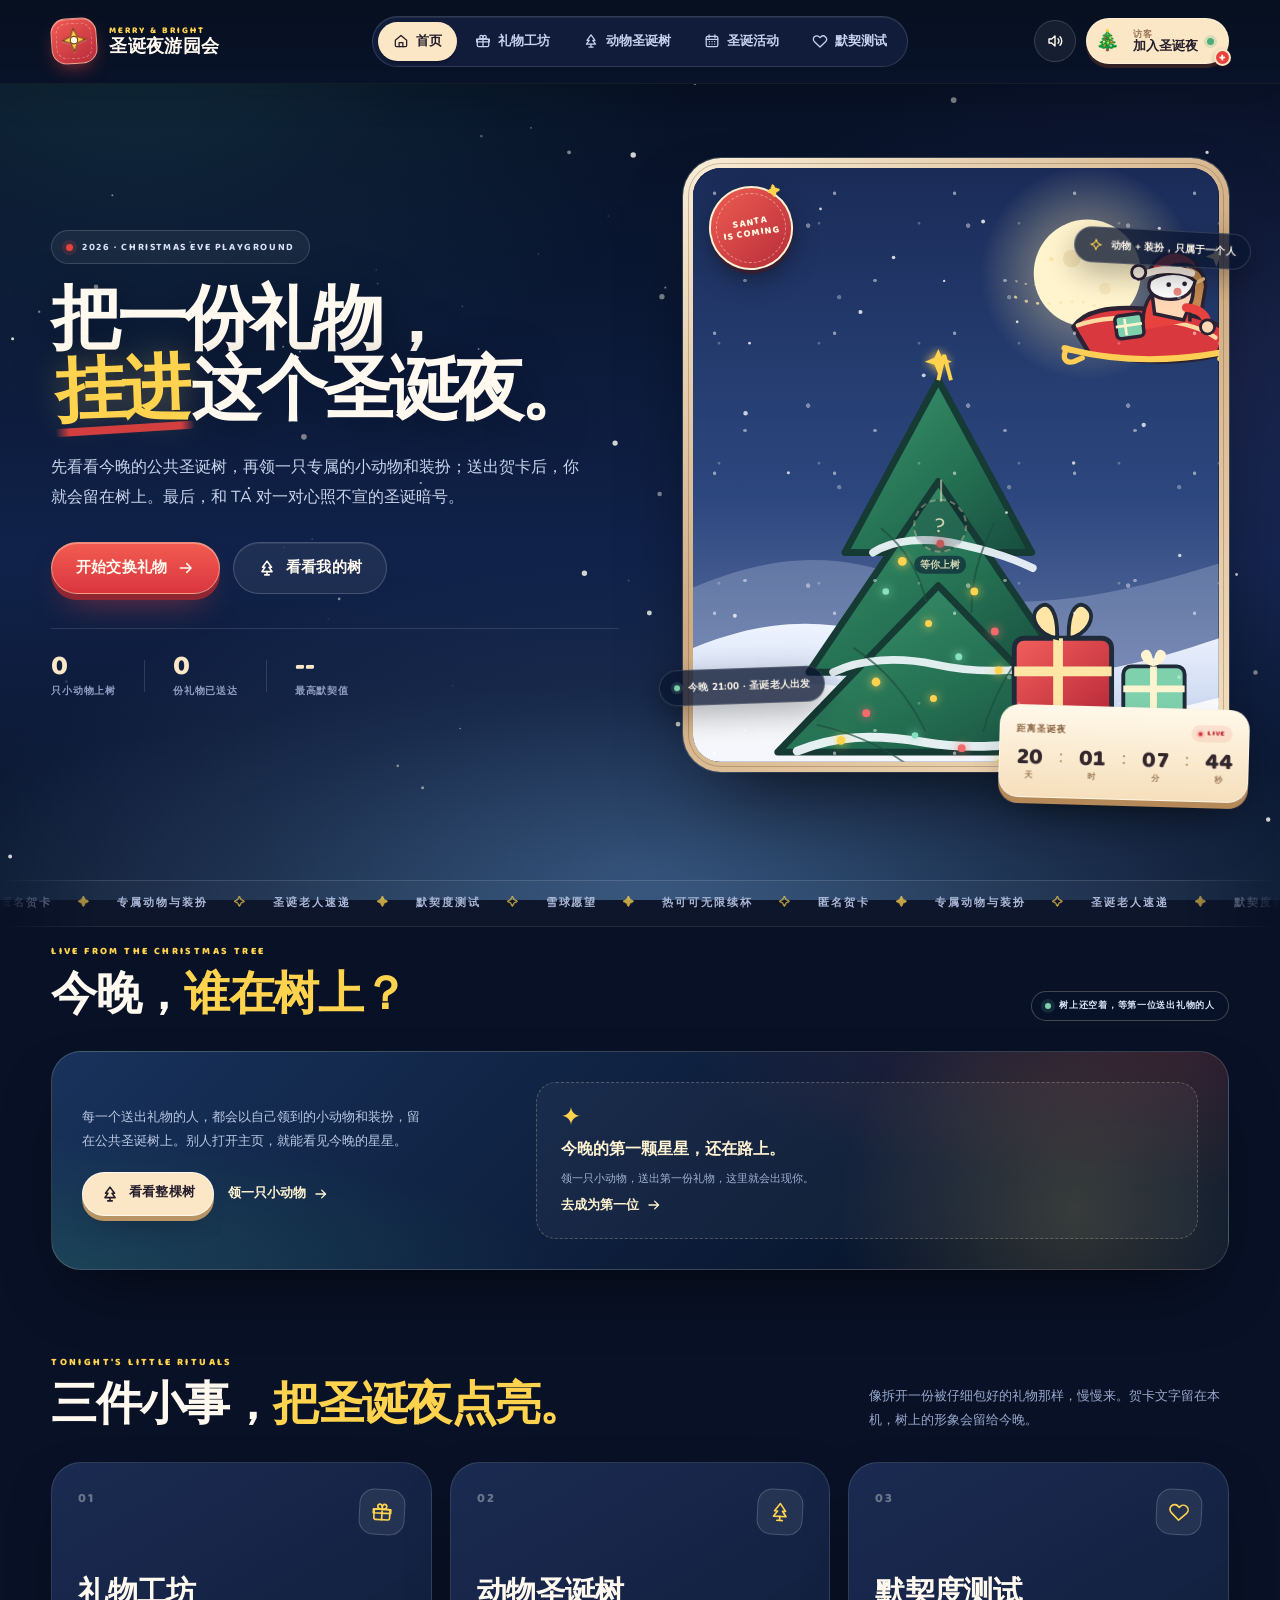
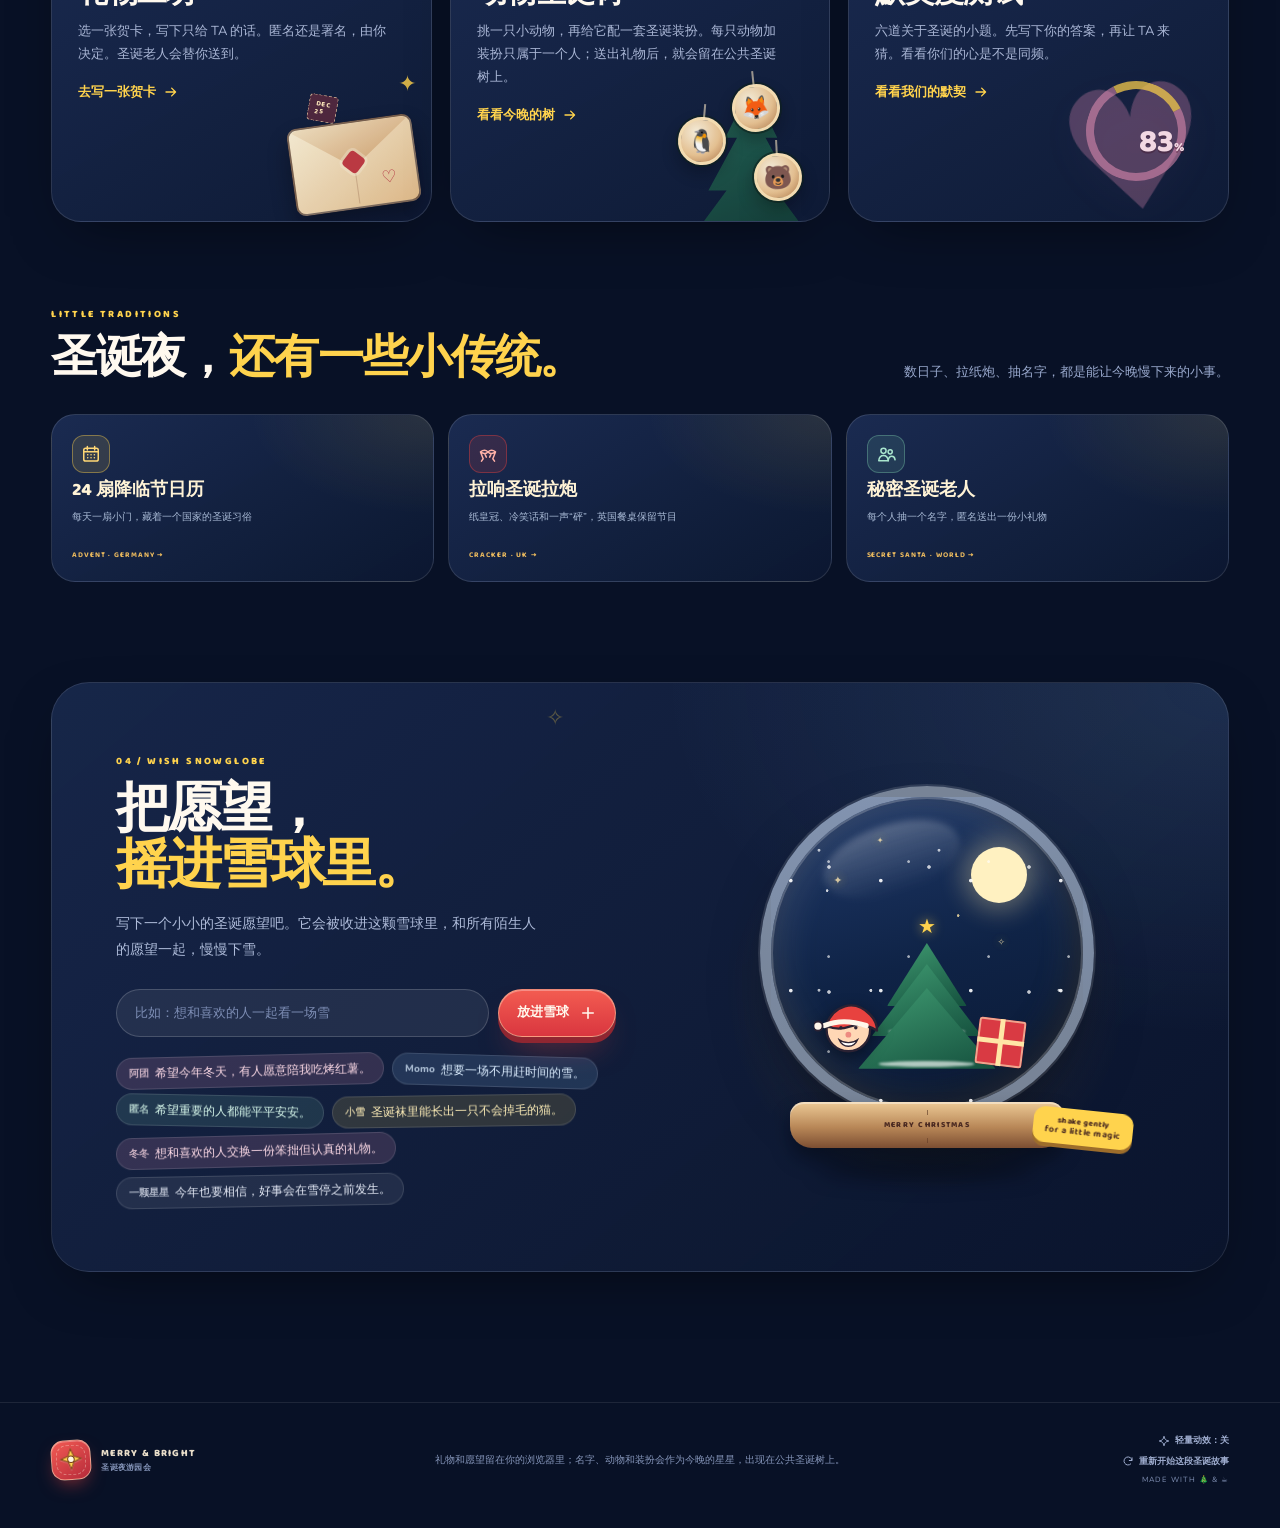
<file: index.html>
<!DOCTYPE html>
<html lang="zh-CN">
<head>
  <meta charset="UTF-8" />
  <meta name="viewport" content="width=device-width, initial-scale=1.0, viewport-fit=cover" />
  <meta name="theme-color" content="#101a33" />
  <meta name="description" content="圣诞夜游园会：先看看今晚的公共动物圣诞树，再领一只专属动物与装扮；送出贺卡、拉圣诞拉炮、翻降临节日历，和 TA 测一测默契。" />
  <meta property="og:title" content="圣诞夜游园会 · 今晚谁在树上？" />
  <meta property="og:description" content="一棵属于所有人的公共圣诞树。领一只专属动物与装扮，送出贺卡后留在树上。Merry & Bright。" />
  <meta property="og:type" content="website" />
  <title>圣诞夜游园会 · Merry &amp; Bright</title>
  <link rel="preconnect" href="https://fonts.googleapis.com" />
  <link rel="preconnect" href="https://fonts.gstatic.com" crossorigin />
  <link href="https://fonts.googleapis.com/css2?family=Baloo+2:wght@500;600;700;800&family=Nunito:wght@600;700;800;900&display=swap" rel="stylesheet" />
  <link rel="stylesheet" href="styles.css" />
  <link rel="icon" href="data:image/svg+xml,%3Csvg xmlns='http://www.w3.org/2000/svg' viewBox='0 0 64 64'%3E%3Crect width='64' height='64' rx='18' fill='%23101a33'/%3E%3Cpath d='M32 9l5.7 15.3L54 30l-16.3 5.7L32 52l-5.7-16.3L10 30l16.3-5.7z' fill='%23ffd34d'/%3E%3Ccircle cx='32' cy='30' r='6' fill='%23e8423f'/%3E%3C/svg%3E" />
</head>
<body>
  <a class="skip-link" href="#main">跳到主要内容</a>
  <noscript>
    <div style="position:fixed;inset:0;z-index:999;display:grid;place-items:center;padding:24px;background:#101a33;color:#fff6e4;font-family:'Microsoft YaHei',sans-serif;text-align:center;line-height:1.8">
      <div><strong style="font-size:22px">今晚的雪需要一点点 JavaScript。</strong><br />请在浏览器中开启 JavaScript，再回来拆礼物。</div>
    </div>
  </noscript>

  <!-- shared icons / illustrations -->
  <svg class="svg-sprite" xmlns="http://www.w3.org/2000/svg" aria-hidden="true">
    <symbol id="i-home" viewBox="0 0 24 24"><path d="M3.5 10.8 12 3.6l8.5 7.2v8.1a1.6 1.6 0 0 1-1.6 1.6H5.1a1.6 1.6 0 0 1-1.6-1.6z"/><path d="M9.2 20.5v-6.2h5.6v6.2"/></symbol>
    <symbol id="i-gift" viewBox="0 0 24 24"><rect x="3.4" y="9.1" width="17.2" height="11.3" rx="2"/><path d="M2.5 9.1h19v4.2h-19zM12 9.1v11.3"/><path d="M12 9.1C9.4 9.1 7.1 8 7.1 5.9c0-1.5 1.2-2.4 2.5-2.4 1.8 0 2.4 2.3 2.4 5.6Zm0 0c2.6 0 4.9-1.1 4.9-3.2 0-1.5-1.2-2.4-2.5-2.4-1.8 0-2.4 2.3-2.4 5.6Z"/></symbol>
    <symbol id="i-tree" viewBox="0 0 24 24"><path d="M12 2.8 18 11h-3.3l4.1 5.8H5.2L9.3 11H6z"/><path d="M12 16.8v4.4M9 21.2h6"/></symbol>
    <symbol id="i-heart" viewBox="0 0 24 24"><path d="M20.3 5.9a5.1 5.1 0 0 0-7.2 0L12 7l-1.1-1.1a5.1 5.1 0 1 0-7.2 7.2L12 21l8.3-7.9a5.1 5.1 0 0 0 0-7.2Z"/></symbol>
    <symbol id="i-star" viewBox="0 0 24 24"><path d="m12 2.8 2.7 6.5 7 .6-5.3 4.6 1.6 6.9-6-3.6-6 3.6 1.6-6.9-5.3-4.6 7-.6z"/></symbol>
    <symbol id="i-sound" viewBox="0 0 24 24"><path d="M4 9.3h3.5L12 5.4v13.2L7.5 14.7H4z"/><path d="M16 9a4.2 4.2 0 0 1 0 6M18.7 6.4a8 8 0 0 1 0 11.2"/></symbol>
    <symbol id="i-mute" viewBox="0 0 24 24"><path d="M4 9.3h3.5L12 5.4v13.2L7.5 14.7H4z"/><path d="m16 9 5 5m0-5-5 5"/></symbol>
    <symbol id="i-copy" viewBox="0 0 24 24"><rect x="8.2" y="8.2" width="11.6" height="11.6" rx="2"/><path d="M15.8 8.2V6a2 2 0 0 0-2-2H6a2 2 0 0 0-2 2v7.8a2 2 0 0 0 2 2h2.2"/></symbol>
    <symbol id="i-arrow" viewBox="0 0 24 24"><path d="M4.5 12h14M13 6.2l5.8 5.8-5.8 5.8"/></symbol>
    <symbol id="i-sparkle" viewBox="0 0 24 24"><path d="M12 2.5c.7 5.6 3.9 8.8 9.5 9.5-5.6.7-8.8 3.9-9.5 9.5-.7-5.6-3.9-8.8-9.5-9.5 5.6-.7 8.8-3.9 9.5-9.5Z"/></symbol>
    <symbol id="i-share" viewBox="0 0 24 24"><circle cx="18" cy="5.5" r="2.6"/><circle cx="6" cy="12" r="2.6"/><circle cx="18" cy="18.5" r="2.6"/><path d="m8.4 10.8 7.2-4M8.4 13.2l7.2 4"/></symbol>
    <symbol id="i-close" viewBox="0 0 24 24"><path d="m5 5 14 14M19 5 5 19"/></symbol>
    <symbol id="i-check" viewBox="0 0 24 24"><path d="m4.5 12.5 5 5 10-11"/></symbol>
    <symbol id="i-refresh" viewBox="0 0 24 24"><path d="M20 11a8 8 0 1 0-2.1 6.4M20 4.8V11h-6.2"/></symbol>
    <symbol id="i-paw" viewBox="0 0 24 24"><ellipse cx="7" cy="8" rx="2" ry="2.7"/><ellipse cx="12" cy="6" rx="2" ry="2.7"/><ellipse cx="17" cy="8" rx="2" ry="2.7"/><path d="M12 11c-3 0-5.6 2-5.6 4.6 0 2 1.4 3.4 3.2 3.4 1 0 1.6-.4 2.4-.4s1.4.4 2.4.4c1.8 0 3.2-1.4 3.2-3.4C17.6 13 15 11 12 11Z"/></symbol>
    <symbol id="i-mail" viewBox="0 0 24 24"><rect x="2.8" y="5" width="18.4" height="14" rx="2.4"/><path d="m3.4 6.2 8.6 7 8.6-7"/></symbol>
    <symbol id="i-plus" viewBox="0 0 24 24"><path d="M12 5v14M5 12h14"/></symbol>
    <symbol id="i-snow" viewBox="0 0 24 24"><path d="M12 2v20M3.3 7l17.4 10M20.7 7 3.3 17M8.4 4.1 12 7.7l3.6-3.6M8.4 19.9 12 16.3l3.6 3.6M3.1 10.2 8 11.6l-.7 4.9M20.9 10.2 16 11.6l.7 4.9"/></symbol>
    <symbol id="i-calendar" viewBox="0 0 24 24"><rect x="3.3" y="5.2" width="17.4" height="15.2" rx="2.2"/><path d="M7.6 3v4.1M16.4 3v4.1M3.3 9.4h17.4M8 13h.1M12 13h.1M16 13h.1M8 16.6h.1M12 16.6h.1M16 16.6h.1"/></symbol>
    <symbol id="i-cracker" viewBox="0 0 24 24"><path d="M3 9.5c3.2-2.5 6.4-2.5 9 0-2.6 2.5-5.8 2.5-9 0ZM21 9.5c-3.2-2.5-6.4-2.5-9 0 2.6 2.5 5.8 2.5 9 0ZM3 9.5l3.2 8.2M21 9.5l-3.2 8.2M6.2 17.7l-2 2.8M17.8 17.7l2 2.8M8.6 12.8l1.4 3M15.4 12.8 14 15.8"/></symbol>
    <symbol id="i-people" viewBox="0 0 24 24"><circle cx="9" cy="8.2" r="3.1"/><path d="M3.3 20.1c.5-4.2 2.5-6.3 5.7-6.3s5.2 2.1 5.7 6.3Z"/><circle cx="17" cy="9.4" r="2.5"/><path d="M14.7 20.1c.3-3.5 1.8-5.3 4.3-5.3 2.1 0 3.5 1.5 3.9 4.2"/></symbol>
    <symbol id="i-lock" viewBox="0 0 24 24"><rect x="5" y="10.4" width="14" height="10.2" rx="2.2"/><path d="M8.2 10.4V7.8a3.8 3.8 0 0 1 7.6 0v2.6M12 14.4v2.2"/></symbol>

    <symbol id="santa-fly" viewBox="0 0 280 210">
      <g>
        <path d="M7 119c37 18 63-4 90 10" fill="none" stroke="#ffe6a6" stroke-width="3" stroke-linecap="round" stroke-dasharray="1 12" opacity=".75"/>
        <path d="M8 101c30 12 48-8 75 2" fill="none" stroke="#fff4c8" stroke-width="2.2" stroke-linecap="round" stroke-dasharray="1 10" opacity=".45"/>
        <g transform="translate(142 83) rotate(-4)">
          <path d="M18 42c-4-30 21-47 48-36 9 4 13 12 13 24l-9 36c-10 13-39 12-48-3z" fill="#c58a50" stroke="#2b2233" stroke-width="4"/>
          <path d="M35 19c12 8 29 9 42 2" fill="none" stroke="#e9bb83" stroke-width="4" stroke-linecap="round"/>
          <path d="M40 13c1-12 12-14 18-5" fill="none" stroke="#2b2233" stroke-width="3" stroke-linecap="round"/>
        </g>
        <path d="M73 153c12-19 41-23 77-21 42 3 76 9 98 26l-12 27c-36 10-93 10-145-2z" fill="#d9383f" stroke="#2b2233" stroke-width="5" stroke-linejoin="round"/>
        <path d="M78 151c22-8 59-11 88-7 31 4 56 12 68 21" fill="none" stroke="#ffd9a0" stroke-width="5" stroke-linecap="round"/>
        <path d="M63 177c63 17 129 16 196 1" fill="none" stroke="#ffcf55" stroke-width="7" stroke-linecap="round"/>
        <path d="M66 177c-7 11-2 18 8 15l9-4M256 178c6 11 1 18-9 15l-8-4" fill="none" stroke="#ffcf55" stroke-width="6" stroke-linecap="round"/>
        <path d="M152 156c-2-26 7-44 24-48 19-4 31 12 29 39" fill="#e8423f" stroke="#2b2233" stroke-width="4"/>
        <path d="M162 114c2-22 17-33 34-26 13 6 15 20 11 35l-9 22-33-7z" fill="#ffd7b5" stroke="#2b2233" stroke-width="4"/>
        <path d="M160 100c15-10 38-11 51 1-4 17-18 23-36 20-13-3-20-10-15-21z" fill="#fff" stroke="#2b2233" stroke-width="3.6"/>
        <circle cx="181" cy="105" r="2.7" fill="#2b2233"/>
        <circle cx="199" cy="104" r="2.7" fill="#2b2233"/>
        <circle cx="191" cy="113" r="4.5" fill="#ed8a81"/>
        <path d="M158 92c8-20 27-31 45-20 7 4 11 9 12 16-13-8-23-8-34-2-8 4-15 5-23 6z" fill="#e8423f" stroke="#2b2233" stroke-width="4" stroke-linejoin="round"/>
        <path d="M154 93c13-5 31-8 53-1" fill="none" stroke="#fff6e9" stroke-width="8" stroke-linecap="round"/>
        <circle cx="147" cy="91" r="8" fill="#fff6e9" stroke="#2b2233" stroke-width="3.2"/>
        <path d="M201 131c15 1 25 10 23 21" fill="none" stroke="#e8423f" stroke-width="10" stroke-linecap="round"/>
        <circle cx="225" cy="153" r="8" fill="#ffd7b5" stroke="#2b2233" stroke-width="3.2"/>
        <rect x="121" y="139" width="31" height="26" rx="5" fill="#7fd1ae" stroke="#2b2233" stroke-width="4" transform="rotate(-8 136 152)"/>
        <path d="M132 143v19M121 151h30" stroke="#fff3cf" stroke-width="3" transform="rotate(-8 136 152)"/>
        <path d="M235 61l3.3 8.7 8.7 3.3-8.7 3.3-3.3 8.7-3.3-8.7-8.7-3.3 8.7-3.3z" fill="#ffe6a6"/>
        <circle cx="48" cy="76" r="2.4" fill="#ffe6a6"/>
        <circle cx="92" cy="52" r="1.8" fill="#fff"/>
        <circle cx="243" cy="128" r="2" fill="#fff"/>
      </g>
    </symbol>

    <symbol id="santa-face" viewBox="0 0 120 120">
      <circle cx="60" cy="62" r="38" fill="#ffd7b5" stroke="#2b2233" stroke-width="4"/>
      <path d="M27 58c9-22 29-31 49-24 11 4 18 12 21 23-15-12-33-13-51-4-7 3-13 5-19 5z" fill="#fff" stroke="#2b2233" stroke-width="3.8"/>
      <path d="M21 55c13-35 49-48 77-19 8 8 12 18 12 28-15-10-31-13-48-7-14 5-27 5-41-2z" fill="#e8423f" stroke="#2b2233" stroke-width="4" stroke-linejoin="round"/>
      <path d="M19 55c19-8 44-9 72 0" fill="none" stroke="#fff6e9" stroke-width="9" stroke-linecap="round"/>
      <circle cx="7" cy="56" r="8" fill="#fff6e9" stroke="#2b2233" stroke-width="3.2"/>
      <circle cx="47" cy="59" r="3" fill="#2b2233"/><circle cx="73" cy="59" r="3" fill="#2b2233"/>
      <circle cx="60" cy="71" r="5" fill="#ed8a81"/>
      <path d="M44 80c6 15 26 15 32 0-5 4-10 5-16 5s-11-1-16-5z" fill="#fff" stroke="#2b2233" stroke-width="2.4"/>
    </symbol>
  </svg>

  <div class="sky" aria-hidden="true">
    <div class="aurora aurora-a"></div>
    <div class="aurora aurora-b"></div>
    <div class="aurora aurora-c"></div>
    <div class="sky-glow"></div>
  </div>
  <canvas id="snowfall" aria-hidden="true"></canvas>

  <div id="app" class="app" hidden>
    <header class="site-header">
      <button class="brand" type="button" data-route="home" aria-label="回到首页">
        <span class="brand-mark" aria-hidden="true">
          <svg viewBox="0 0 44 44"><path class="brand-star" d="M22 4.5 26.5 16l11.5 4.5L26.5 25 22 36.5 17.5 25 6 20.5 17.5 16z"/><circle cx="22" cy="20.8" r="5.2"/></svg>
        </span>
        <span class="brand-type">
          <span class="brand-eyebrow">MERRY &amp; BRIGHT</span>
          <span class="brand-name">圣诞夜游园会</span>
        </span>
      </button>

      <nav class="main-nav" aria-label="主导航">
        <button class="nav-link is-active" type="button" data-route="home"><svg><use href="#i-home"/></svg><span>首页</span></button>
        <button class="nav-link" type="button" data-route="gifts"><svg><use href="#i-gift"/></svg><span>礼物工坊</span></button>
        <button class="nav-link" type="button" data-route="tree"><svg><use href="#i-tree"/></svg><span>动物圣诞树</span></button>
        <button class="nav-link" type="button" data-route="activities"><svg><use href="#i-calendar"/></svg><span>圣诞活动</span></button>
        <button class="nav-link" type="button" data-route="quiz"><svg><use href="#i-heart"/></svg><span>默契测试</span></button>
      </nav>

      <div class="header-actions">
        <button class="icon-btn sound-btn" id="soundToggle" type="button" aria-label="关闭声音" aria-pressed="true" title="声音">
          <svg class="sound-on"><use href="#i-sound"/></svg>
          <svg class="sound-off"><use href="#i-mute"/></svg>
        </button>
        <button class="profile-chip" id="profileChip" type="button" aria-label="查看我的小动物">
          <span class="profile-emoji" id="profileEmoji">🦊</span>
          <span class="profile-meta"><small>我的动物</small><strong id="profileName">小满</strong></span>
          <span class="profile-dot" aria-hidden="true"></span>
        </button>
      </div>
    </header>

    <main id="main">
      <!-- ============================== HOME ============================== -->
      <section class="view view-home is-active" data-view="home" aria-labelledby="homeTitle">
        <div class="hero-grid">
          <div class="hero-copy">
            <div class="eyebrow"><span class="eyebrow-dot"></span>2026 · CHRISTMAS EVE PLAYGROUND</div>
            <h1 id="homeTitle">把一份礼物，<br /><span class="script-word">挂进</span>这个圣诞夜。</h1>
            <p class="hero-lead">先看看今晚的公共圣诞树，再领一只专属的小动物和装扮；送出贺卡后，你就会留在树上。最后，和 TA 对一对心照不宣的圣诞暗号。</p>
            <div class="hero-cta">
              <button class="btn btn-primary" type="button" data-route="gifts">
                <span>开始交换礼物</span>
                <svg><use href="#i-arrow"/></svg>
              </button>
              <button class="btn btn-ghost" type="button" data-route="tree">
                <svg><use href="#i-tree"/></svg>
                <span>看看我的树</span>
              </button>
            </div>
            <div class="hero-stats" aria-label="圣诞夜数据">
              <div class="stat"><strong id="statAnimals">0</strong><span>只小动物上树</span></div>
              <div class="stat-divider"></div>
              <div class="stat"><strong id="statGifts">0</strong><span>份礼物已送达</span></div>
              <div class="stat-divider"></div>
              <div class="stat"><strong id="statMatch">--</strong><span>最高默契值</span></div>
            </div>
          </div>

          <div class="hero-visual">
            <div class="hero-scene">
              <div class="scene-window">
                <svg class="scene-svg" viewBox="0 0 540 610" role="img" aria-label="雪夜里的圣诞树、小动物挂饰和乘雪橇的圣诞老人">
                  <defs>
                    <linearGradient id="skyGrad" x1="0" y1="0" x2="0" y2="1"><stop offset="0" stop-color="#1a2b58"/><stop offset=".55" stop-color="#2c477e"/><stop offset="1" stop-color="#6f7fb0"/></linearGradient>
                    <radialGradient id="moonGlow" cx=".5" cy=".5" r=".5"><stop offset="0" stop-color="#fff8d8" stop-opacity=".9"/><stop offset=".4" stop-color="#ffe6a6" stop-opacity=".35"/><stop offset="1" stop-color="#ffe6a6" stop-opacity="0"/></radialGradient>
                    <linearGradient id="treeGrad" x1="0" y1="0" x2="1" y2="1"><stop offset="0" stop-color="#3d9670"/><stop offset=".55" stop-color="#257254"/><stop offset="1" stop-color="#174c3e"/></linearGradient>
                    <linearGradient id="hillGrad" x1="0" y1="0" x2="0" y2="1"><stop offset="0" stop-color="#eef4ff"/><stop offset="1" stop-color="#b9c8e8"/></linearGradient>
                    <linearGradient id="giftGrad" x1="0" y1="0" x2="1" y2="1"><stop offset="0" stop-color="#f25f5c"/><stop offset="1" stop-color="#b82838"/></linearGradient>
                    <filter id="glow"><feGaussianBlur stdDeviation="5" result="b"/><feMerge><feMergeNode in="b"/><feMergeNode in="SourceGraphic"/></feMerge></filter>
                    <clipPath id="sceneClip"><rect width="540" height="610" rx="26"/></clipPath>
                  </defs>
                  <g clip-path="url(#sceneClip)">
                    <rect width="540" height="610" fill="url(#skyGrad)"/>
                    <circle cx="405" cy="108" r="110" fill="url(#moonGlow)"/>
                    <circle cx="405" cy="108" r="55" fill="#fff4cd"/>
                    <circle cx="389" cy="93" r="9" fill="#f2dfae" opacity=".7"/>
                    <circle cx="423" cy="124" r="6" fill="#f2dfae" opacity=".55"/>
                    <g fill="#fff" opacity=".8">
                      <circle cx="72" cy="78" r="2.2"/><circle cx="131" cy="42" r="1.4"/><circle cx="206" cy="92" r="1.8"/><circle cx="298" cy="55" r="2"/><circle cx="479" cy="62" r="1.6"/>
                      <circle cx="58" cy="180" r="1.4"/><circle cx="172" cy="148" r="2.1"/><circle cx="333" cy="158" r="1.4"/><circle cx="486" cy="190" r="2.2"/><circle cx="258" cy="116" r="1.2"/>
                    </g>
                    <path d="M-20 440c88-42 162-50 243-17 79 32 162 34 337-23v210H-20z" fill="#e8f0ff" opacity=".22"/>
                    <path d="M-40 512c101-54 187-57 277-15 87 41 180 32 343-28v141H-40z" fill="url(#hillGrad)"/>
                    <path d="M-30 548c121-33 191-19 274 8 117 39 200 11 326-19v73H-30z" fill="#fff" opacity=".85"/>
                    <g transform="translate(96 190)">
                      <rect x="137" y="333" width="38" height="64" rx="9" fill="#7a4a32" stroke="#202b3a" stroke-width="5"/>
                      <path d="M156 28 252 205H60z" fill="url(#treeGrad)" stroke="#153b34" stroke-width="7" stroke-linejoin="round"/>
                      <path d="M156 132 289 328H23z" fill="url(#treeGrad)" stroke="#153b34" stroke-width="7" stroke-linejoin="round"/>
                      <path d="M156 239 321 410H-9z" fill="url(#treeGrad)" stroke="#153b34" stroke-width="7" stroke-linejoin="round"/>
                      <path d="M89 205c20-13 53-17 91-8 23 5 49 12 73 24" fill="none" stroke="#f6fbff" stroke-width="8" stroke-linecap="round" opacity=".9"/>
                      <path d="M48 328c29-14 67-16 105-8 36 8 76 9 123 0" fill="none" stroke="#f6fbff" stroke-width="8" stroke-linecap="round" opacity=".9"/>
                      <path d="M11 409c40-16 77-18 131-9 47 8 96 4 156-8" fill="none" stroke="#f6fbff" stroke-width="9" stroke-linecap="round" opacity=".92"/>
                      <path d="M156 28l6-26 7 26" fill="none" stroke="#ffd34d" stroke-width="4"/>
                      <path d="M156 -4 160 5l10 4-10 3-4 10-4-10-10-3 10-4z" fill="#ffd34d" filter="url(#glow)"/>
                      <path d="M97 180c25 20 39 44 47 77M214 174c-16 31-24 58-24 93M69 303c35 23 58 53 74 86M253 295c-24 29-40 56-51 94M31 382c42 9 77 27 105 50M286 375c-24 17-48 40-64 65" fill="none" stroke="#1c4d3f" stroke-width="2" opacity=".65"/>
                      <g fill="#ffd34d" filter="url(#glow)">
                        <circle cx="119" cy="214" r="4.5"/><circle cx="193" cy="245" r="4"/><circle cx="146" cy="278" r="3.6"/><circle cx="92" cy="338" r="4.5"/><circle cx="218" cy="326" r="4"/><circle cx="151" cy="355" r="3.6"/><circle cx="56" cy="398" r="4.5"/><circle cx="110" cy="432" r="4"/><circle cx="219" cy="422" r="4.4"/><circle cx="266" cy="390" r="3.6"/>
                      </g>
                      <g fill="#f26b6b" filter="url(#glow)"><circle cx="158" cy="196" r="4"/><circle cx="214" cy="286" r="4"/><circle cx="82" cy="370" r="4"/><circle cx="180" cy="406" r="4"/></g>
                      <g fill="#89e0c0" filter="url(#glow)"><circle cx="102" cy="245" r="3.4"/><circle cx="177" cy="312" r="3.6"/><circle cx="247" cy="360" r="3.4"/><circle cx="132" cy="393" r="3.4"/></g>
                    </g>
                    <g transform="translate(330 457)">
                      <rect x="0" y="26" width="100" height="84" rx="10" fill="url(#giftGrad)" stroke="#202b3a" stroke-width="5"/>
                      <path d="M45 26v84M0 60h100" stroke="#ffe6a6" stroke-width="10"/>
                      <path d="M44 26c-19-3-32-23-17-33 10-6 18 8 17 33zm12 0c18-3 31-23 17-33-10-6-18 8-17 33z" fill="#ffe6a6" stroke="#202b3a" stroke-width="4"/>
                    </g>
                    <g transform="translate(442 512)">
                      <rect width="63" height="53" rx="8" fill="#7fd1ae" stroke="#202b3a" stroke-width="4"/>
                      <path d="M31 0v53M0 23h63" stroke="#fff4d2" stroke-width="7"/>
                      <path d="M31 0C21-2 14-12 21-16c6-4 10 4 10 16zm0 0c10-2 17-12 10-16-6-4-10 4-10 16z" fill="#fff4d2"/>
                    </g>
                    <g fill="#fff" opacity=".75">
                      <circle cx="54" cy="252" r="2.3"/><circle cx="98" cy="313" r="1.6"/><circle cx="237" cy="213" r="2"/><circle cx="391" cy="303" r="1.8"/><circle cx="463" cy="264" r="2.2"/><circle cx="322" cy="354" r="1.5"/><circle cx="500" cy="398" r="1.8"/><circle cx="43" cy="460" r="2"/>
                    </g>
                  </g>
                </svg>
                <div class="scene-animals" id="heroAnimals" aria-hidden="true">
                  <span class="scene-animal" style="--x:31%;--y:53%;--delay:-.8s"><span>🦌</span><i>小雪</i></span>
                  <span class="scene-animal" style="--x:47%;--y:68%;--delay:-2.1s"><span>🐧</span><i>Momo</i></span>
                  <span class="scene-animal" style="--x:62%;--y:58%;--delay:-1.4s"><span>🐰</span><i>阿团</i></span>
                </div>
                <div class="scene-santa">
                  <svg viewBox="0 0 280 210" aria-hidden="true"><use href="#santa-fly"/></svg>
                </div>
                <div class="scene-snow" aria-hidden="true"></div>
                <div class="scene-sticker">SANTA<br />IS COMING<span>✦</span></div>
              </div>
              <div class="hero-tag tag-one"><span class="tag-dot"></span>今晚 21:00 · 圣诞老人出发</div>
              <div class="hero-tag tag-two"><svg><use href="#i-sparkle"/></svg>动物 + 装扮，只属于一个人</div>
              <div class="countdown-card" aria-label="距离圣诞夜倒计时">
                <div class="countdown-head"><span>距离圣诞夜</span><span class="live-pill"><i></i>LIVE</span></div>
                <div class="countdown-clock" id="countdown">
                  <div><strong data-cd="days">00</strong><span>天</span></div><b>:</b>
                  <div><strong data-cd="hours">00</strong><span>时</span></div><b>:</b>
                  <div><strong data-cd="minutes">00</strong><span>分</span></div><b>:</b>
                  <div><strong data-cd="seconds">00</strong><span>秒</span></div>
                </div>
              </div>
            </div>
          </div>
        </div>

        <div class="ticker" aria-hidden="true">
          <div class="ticker-track">
            <span>匿名贺卡</span><i>✦</i><span>专属动物与装扮</span><i>✧</i><span>圣诞老人速递</span><i>✦</i><span>默契度测试</span><i>✧</i><span>雪球愿望</span><i>✦</i><span>热可可无限续杯</span><i>✧</i>
            <span>匿名贺卡</span><i>✦</i><span>专属动物与装扮</span><i>✧</i><span>圣诞老人速递</span><i>✦</i><span>默契度测试</span><i>✧</i><span>雪球愿望</span><i>✦</i><span>热可可无限续杯</span><i>✧</i>
          </div>
        </div>

        <section class="home-tree-section" aria-labelledby="homeTreeTitle">
          <div class="section-head home-tree-head">
            <div>
              <span class="kicker">LIVE FROM THE CHRISTMAS TREE</span>
              <h2 id="homeTreeTitle">今晚，<em>谁在树上？</em></h2>
            </div>
            <div class="home-tree-live"><span class="pulse-dot"></span><span id="homeTreeLiveText">正在同步今晚的圣诞树…</span></div>
          </div>
          <div class="home-tree-board">
            <div class="home-tree-copy">
              <p>每一个送出礼物的人，都会以自己领到的小动物和装扮，留在公共圣诞树上。别人打开主页，就能看见今晚的星星。</p>
              <div class="home-tree-actions">
                <button class="btn btn-light btn-small" type="button" data-route="tree"><svg><use href="#i-tree"/></svg><span>看看整棵树</span></button>
                <button class="text-link light" type="button" data-join-tree>领一只小动物 <svg><use href="#i-arrow"/></svg></button>
              </div>
            </div>
            <div class="home-tree-people" id="homeTreePeople" aria-live="polite"></div>
          </div>
        </section>

        <section class="feature-section" aria-labelledby="featureTitle">
          <div class="section-head">
            <div>
              <span class="kicker">TONIGHT'S LITTLE RITUALS</span>
              <h2 id="featureTitle">三件小事，<em>把圣诞夜点亮。</em></h2>
            </div>
            <p>像拆开一份被仔细包好的礼物那样，慢慢来。贺卡文字留在本机，树上的形象会留给今晚。</p>
          </div>
          <div class="feature-grid">
            <article class="feature-card feature-gift">
              <div class="feature-top"><span class="feature-num">01</span><span class="feature-icon"><svg><use href="#i-gift"/></svg></span></div>
              <div class="feature-copy">
                <h3>礼物工坊</h3>
                <p>选一张贺卡，写下只给 TA 的话。匿名还是署名，由你决定。圣诞老人会替你送到。</p>
                <button class="text-link" type="button" data-route="gifts">去写一张贺卡 <svg><use href="#i-arrow"/></svg></button>
              </div>
              <div class="feature-art" aria-hidden="true">
                <span class="art-envelope"><i></i><b>♡</b></span>
                <span class="art-stamp">DEC<br />25</span>
                <span class="art-star">✦</span>
              </div>
            </article>

            <article class="feature-card feature-tree">
              <div class="feature-top"><span class="feature-num">02</span><span class="feature-icon"><svg><use href="#i-tree"/></svg></span></div>
              <div class="feature-copy">
                <h3>动物圣诞树</h3>
                <p>挑一只小动物，再给它配一套圣诞装扮。每只动物加装扮只属于一个人；送出礼物后，就会留在公共圣诞树上。</p>
                <button class="text-link" type="button" data-route="tree">看看今晚的树 <svg><use href="#i-arrow"/></svg></button>
              </div>
              <div class="feature-art" aria-hidden="true">
                <span class="art-bauble a">🦊</span><span class="art-bauble b">🐧</span><span class="art-bauble c">🐻</span>
                <span class="art-pine"></span>
              </div>
            </article>

            <article class="feature-card feature-quiz">
              <div class="feature-top"><span class="feature-num">03</span><span class="feature-icon"><svg><use href="#i-heart"/></svg></span></div>
              <div class="feature-copy">
                <h3>默契度测试</h3>
                <p>六道关于圣诞的小题。先写下你的答案，再让 TA 来猜。看看你们的心是不是同频。</p>
                <button class="text-link" type="button" data-route="quiz">看看我们的默契 <svg><use href="#i-arrow"/></svg></button>
              </div>
              <div class="feature-art" aria-hidden="true">
                <span class="art-heart">♥</span><span class="art-ring"></span><span class="art-percent">83<small>%</small></span>
              </div>
            </article>
          </div>
        </section>

        <section class="activities-teaser" aria-labelledby="activitiesTeaserTitle">
          <div class="section-head">
            <div>
              <span class="kicker">LITTLE TRADITIONS</span>
              <h2 id="activitiesTeaserTitle">圣诞夜，<em>还有一些小传统。</em></h2>
            </div>
            <p>数日子、拉纸炮、抽名字，都是能让今晚慢下来的小事。</p>
          </div>
          <div class="activities-mini-grid">
            <button class="activity-mini" type="button" data-route="activities">
              <span class="activity-mini-icon"><svg><use href="#i-calendar"/></svg></span>
              <strong>24 扇降临节日历</strong>
              <small>每天一扇小门，藏着一个国家的圣诞习俗</small>
              <i>ADVENT · GERMANY →</i>
            </button>
            <button class="activity-mini" type="button" data-route="activities">
              <span class="activity-mini-icon is-red"><svg><use href="#i-cracker"/></svg></span>
              <strong>拉响圣诞拉炮</strong>
              <small>纸皇冠、冷笑话和一声“砰”，英国餐桌保留节目</small>
              <i>CRACKER · UK →</i>
            </button>
            <button class="activity-mini" type="button" data-route="activities">
              <span class="activity-mini-icon is-mint"><svg><use href="#i-people"/></svg></span>
              <strong>秘密圣诞老人</strong>
              <small>每个人抽一个名字，匿名送出一份小礼物</small>
              <i>SECRET SANTA · WORLD →</i>
            </button>
          </div>
        </section>

        <section class="wish-section" id="wishes" aria-labelledby="wishTitle">
          <div class="wish-copy">
            <span class="kicker">04 / WISH SNOWGLOBE</span>
            <h2 id="wishTitle">把愿望，<br /><em>摇进雪球里。</em></h2>
            <p>写下一个小小的圣诞愿望吧。它会被收进这颗雪球里，和所有陌生人的愿望一起，慢慢下雪。</p>
            <form class="wish-form" id="wishForm">
              <label class="sr-only" for="wishInput">写下你的圣诞愿望</label>
              <input id="wishInput" name="wish" maxlength="48" placeholder="比如：想和喜欢的人一起看一场雪" autocomplete="off" required />
              <button class="btn btn-primary btn-small" type="submit"><span>放进雪球</span><svg><use href="#i-plus"/></svg></button>
            </form>
            <div class="wish-list" id="wishList"></div>
          </div>
          <div class="snowglobe" aria-hidden="true">
            <div class="globe-halo"></div>
            <div class="globe">
              <div class="globe-sky"></div>
              <div class="globe-moon"></div>
              <div class="globe-snow"></div>
              <div class="globe-tree"><i></i><i></i><i></i><b>★</b></div>
              <div class="globe-gift"></div>
              <div class="globe-santa">
                <svg viewBox="0 0 120 120"><use href="#santa-face"/></svg>
              </div>
              <span class="globe-spark s1">✦</span><span class="globe-spark s2">✧</span><span class="globe-spark s3">✦</span>
            </div>
            <div class="globe-base"><span>MERRY CHRISTMAS</span><i></i></div>
            <div class="globe-shadow"></div>
            <div class="globe-note">shake gently<br /><b>for a little magic</b></div>
          </div>
        </section>
      </section>

      <!-- ============================== GIFTS ============================== -->
      <section class="view view-gifts" data-view="gifts" aria-labelledby="giftsTitle">
        <div class="page-head">
          <div class="page-head-copy">
            <span class="kicker">01 / GIFT ATELIER</span>
            <h1 id="giftsTitle">写一张贺卡，<br /><em>让圣诞老人替你送达。</em></h1>
            <p>不必很贵的礼物。一句刚刚好的话、一张被认真挑过的卡片，就足够让今晚变得不一样。</p>
          </div>
          <div class="page-head-stamp" aria-hidden="true">
            <span>POST</span><b>DEC 25</b><i>NORTH POLE</i>
          </div>
        </div>

        <div class="gift-layout">
          <form class="gift-form cream-panel" id="giftForm">
            <div class="panel-topline">
              <span class="kicker dark">YOUR CHRISTMAS CARD</span>
              <span class="form-step">01 / 02</span>
            </div>

            <div class="field">
              <span class="field-label">这张贺卡，你想怎么署名？</span>
              <div class="segmented" role="group" aria-label="署名方式">
                <button type="button" class="seg-btn is-active" data-anon="true" aria-pressed="true"><svg><use href="#i-mail"/></svg><span>匿名送出</span><small>保留一点神秘</small></button>
                <button type="button" class="seg-btn" data-anon="false" aria-pressed="false"><svg><use href="#i-star"/></svg><span>署名送出</span><small>让 TA 知道是我</small></button>
              </div>
              <input type="hidden" id="giftAnon" value="true" />
            </div>

            <div class="field-row">
              <label class="field"><span class="field-label">写给谁</span><input id="giftTo" maxlength="12" placeholder="TA 的名字" autocomplete="off" required /></label>
              <label class="field" id="signatureField" hidden><span class="field-label">署名</span><input id="giftFrom" maxlength="12" placeholder="你的名字" autocomplete="off" /></label>
            </div>

            <label class="field">
              <span class="field-label">贺卡上的话 <span class="field-note">最多 80 字</span></span>
              <textarea id="giftMessage" maxlength="80" rows="3" placeholder="愿你的圣诞袜里，装满热可可、好天气和一点点偏心。"></textarea>
              <span class="char-count"><b id="giftChar">0</b>/80</span>
            </label>

            <div class="field">
              <span class="field-label">随贺卡附上一份小礼物</span>
              <div class="gift-type-grid" id="giftTypes" role="group" aria-label="礼物类型"></div>
            </div>

            <div class="form-bottom">
              <div class="field theme-field">
                <span class="field-label">卡片款式</span>
                <div class="theme-picker" id="themePicker" role="group" aria-label="卡片款式">
                  <button class="theme-swatch is-active" type="button" data-theme="velvet" aria-label="红丝绒" aria-pressed="true"><i></i></button>
                  <button class="theme-swatch" type="button" data-theme="midnight" aria-label="雪夜蓝" aria-pressed="false"><i></i></button>
                  <button class="theme-swatch" type="button" data-theme="ginger" aria-label="姜饼暖" aria-pressed="false"><i></i></button>
                </div>
              </div>
              <button class="btn btn-primary btn-send" type="submit" id="sendGiftBtn">
                <span>交给圣诞老人</span>
                <svg><use href="#i-arrow"/></svg>
              </button>
            </div>
            <p class="form-hint"><svg><use href="#i-sparkle"/></svg>礼物会保存在这台设备里，也可以生成链接分享给 TA。</p>
          </form>

          <aside class="gift-stage" aria-label="圣诞老人送信现场">
            <div class="stage-topline"><span>SANTA'S DELIVERY LINE</span><span class="live-pill"><i></i>IN FLIGHT</span></div>
            <div class="stage-sky" aria-hidden="true">
              <span class="stage-star a">✦</span><span class="stage-star b">✧</span><span class="stage-star c">✦</span><span class="stage-star d">·</span>
              <span class="stage-moon"></span>
              <div class="stage-santa"><svg viewBox="0 0 280 210"><use href="#santa-fly"/></svg></div>
              <div class="stage-hill h1"></div><div class="stage-hill h2"></div>
              <div class="stage-pines"><i></i><i></i><i></i><i></i><i></i></div>
              <div class="stage-mailbox"><span></span><i></i></div>
              <div class="stage-caption">「今晚的雪，刚好适合送一封信。」</div>
            </div>
            <div class="preview-wrap">
              <div class="preview-label"><span>YOUR CARD PREVIEW</span><span>↘</span></div>
              <div class="mini-card theme-velvet" id="giftPreview">
                <div class="mini-card-top"><span class="mini-card-to">TO: 某个重要的人</span><span class="mini-card-seal">✦</span></div>
                <div class="mini-card-body">
                  <span class="mini-gift">☕</span>
                  <p class="mini-msg">愿你的圣诞袜里，装满热可可、好天气和一点点偏心。</p>
                  <div class="mini-card-bottom"><span class="mini-from">— 一位神秘的朋友</span><span class="mini-date">25.12</span></div>
                </div>
              </div>
            </div>
          </aside>
        </div>

        <section class="gift-wall-section" aria-labelledby="wallTitle">
          <div class="section-head wall-head">
            <div>
              <span class="kicker">DELIVERED TONIGHT</span>
              <h2 id="wallTitle">礼物都到啦，<em>拆开看看。</em></h2>
            </div>
            <div class="wall-tools">
              <span class="wall-count" id="giftCount">0 份已送达</span>
              <button class="icon-btn border-btn" id="refreshGifts" type="button" aria-label="随机展开一份礼物" title="随机拆一份"><svg><use href="#i-sparkle"/></svg></button>
            </div>
          </div>
          <div class="gift-wall" id="giftWall"></div>
          <p class="wall-footnote" id="giftEmpty" hidden>还没有礼物。写一张贺卡，第一份礼物就会出现在这里。</p>
        </section>
      </section>

      <!-- ============================== TREE ============================== -->
      <section class="view view-tree" data-view="tree" aria-labelledby="treeTitle">
        <div class="page-head">
          <div class="page-head-copy">
            <span class="kicker">02 / ANIMAL CHRISTMAS TREE</span>
            <h1 id="treeTitle">每只小动物，<br /><em>都是今晚的一颗星。</em></h1>
            <p>这里是一棵属于所有人的公共圣诞树。每个送出礼物的人，会带着自己独一份的小动物和装扮留在树上；同一套形象，只属于一个人。</p>
          </div>
          <div class="page-head-stamp stamp-tree" aria-hidden="true"><span>ON TREE</span><b id="treeStampCount">01</b><i>UNIQUE ANIMALS</i></div>
        </div>

        <div class="tree-layout">
          <div class="tree-stage is-lit" id="treeStage">
            <div class="tree-stage-top">
              <span><svg><use href="#i-paw"/></svg>今晚的动物名单</span>
              <div class="tree-stage-actions">
                <button class="stage-chip" id="shakeTree" type="button"><svg><use href="#i-sparkle"/></svg>摇一摇</button>
                <button class="stage-chip is-lit" id="lightTree" type="button" aria-pressed="true"><i></i>关灯</button>
              </div>
            </div>
            <div class="tree-sky" aria-hidden="true">
              <span class="tree-star s1">✦</span><span class="tree-star s2">✧</span><span class="tree-star s3">✦</span><span class="tree-moon"></span>
              <div class="tree-glow"></div>
            </div>
            <div class="tree-canvas" id="treeCanvas">
              <svg class="tree-svg" viewBox="0 0 600 760" role="img" aria-label="挂满小动物挂饰的圣诞树">
                <defs>
                  <linearGradient id="bigTreeGrad" x1="0" y1="0" x2="1" y2="1"><stop offset="0" stop-color="#2f8a65"/><stop offset=".55" stop-color="#1f6b50"/><stop offset="1" stop-color="#104b3c"/></linearGradient>
                  <linearGradient id="bigTreeLight" x1="0" y1="0" x2="0" y2="1"><stop offset="0" stop-color="#5bb88c"/><stop offset="1" stop-color="#2c7a5b"/></linearGradient>
                  <linearGradient id="potGrad" x1="0" y1="0" x2="1" y2="1"><stop offset="0" stop-color="#f6d5a6"/><stop offset="1" stop-color="#c78f5d"/></linearGradient>
                  <radialGradient id="starGlow"><stop offset="0" stop-color="#fff6c9"/><stop offset=".45" stop-color="#ffd34d" stop-opacity=".8"/><stop offset="1" stop-color="#ffd34d" stop-opacity="0"/></radialGradient>
                  <filter id="treeGlow"><feGaussianBlur stdDeviation="6" result="b"/><feMerge><feMergeNode in="b"/><feMergeNode in="SourceGraphic"/></feMerge></filter>
                  <filter id="softShadow" x="-30%" y="-30%" width="160%" height="160%"><feDropShadow dx="0" dy="7" stdDeviation="7" flood-color="#071325" flood-opacity=".45"/></filter>
                </defs>
                <ellipse cx="300" cy="712" rx="230" ry="34" fill="#081326" opacity=".45"/>
                <g filter="url(#softShadow)">
                  <rect x="270" y="636" width="60" height="72" rx="12" fill="#7a4a32" stroke="#0d2a24" stroke-width="6"/>
                  <path d="M155 676h290l-30 74H185z" fill="url(#potGrad)" stroke="#0d2a24" stroke-width="6"/>
                  <path d="M155 676h290" stroke="#fff2d3" stroke-width="7" stroke-linecap="round" opacity=".8"/>
                  <path d="M300 52 446 322H154z" fill="url(#bigTreeGrad)" stroke="#0c3a30" stroke-width="8" stroke-linejoin="round"/>
                  <path d="M300 200 505 500H95z" fill="url(#bigTreeGrad)" stroke="#0c3a30" stroke-width="8" stroke-linejoin="round"/>
                  <path d="M300 350 562 668H38z" fill="url(#bigTreeGrad)" stroke="#0c3a30" stroke-width="8" stroke-linejoin="round"/>
                  <path d="M300 52 446 322H154z" fill="url(#bigTreeLight)" opacity=".28"/>
                  <path d="M208 243c54-21 130-24 186-5 15 6 30 13 47 23" fill="none" stroke="#eef8ff" stroke-width="12" stroke-linecap="round" opacity=".94"/>
                  <path d="M148 427c75-25 190-28 304-4 19 4 35 9 51 15" fill="none" stroke="#eef8ff" stroke-width="12" stroke-linecap="round" opacity=".94"/>
                  <path d="M79 603c99-30 260-35 445-3 18 3 32 7 44 11" fill="none" stroke="#eef8ff" stroke-width="13" stroke-linecap="round" opacity=".94"/>
                  <g class="tree-wire" fill="none" stroke="#0d3b30" stroke-width="3" opacity=".75">
                    <path d="M190 166c55 32 159 39 235 9M147 302c78 42 223 45 313 6M103 470c107 55 290 62 395 9M63 626c150 61 340 63 478 12"/>
                  </g>
                  <g class="tree-bulbs">
                    <circle cx="206" cy="196" r="9" fill="#ffd34d"/><circle cx="271" cy="214" r="8" fill="#f26b6b"/><circle cx="340" cy="219" r="9" fill="#7fd1ae"/><circle cx="405" cy="203" r="8" fill="#ffd34d"/>
                    <circle cx="171" cy="345" r="9" fill="#f26b6b"/><circle cx="244" cy="363" r="8" fill="#7fd1ae"/><circle cx="322" cy="369" r="9" fill="#ffd34d"/><circle cx="403" cy="359" r="8" fill="#f26b6b"/><circle cx="476" cy="341" r="9" fill="#7fd1ae"/>
                    <circle cx="131" cy="516" r="9" fill="#7fd1ae"/><circle cx="216" cy="536" r="8" fill="#ffd34d"/><circle cx="305" cy="546" r="9" fill="#f26b6b"/><circle cx="400" cy="539" r="8" fill="#ffd34d"/><circle cx="482" cy="519" r="9" fill="#7fd1ae"/>
                    <circle cx="101" cy="653" r="9" fill="#ffd34d"/><circle cx="192" cy="669" r="8" fill="#f26b6b"/><circle cx="286" cy="677" r="9" fill="#7fd1ae"/><circle cx="384" cy="672" r="8" fill="#ffd34d"/><circle cx="476" cy="655" r="9" fill="#f26b6b"/>
                  </g>
                  <path d="M300 52 300 10" stroke="#ffd34d" stroke-width="5" stroke-linecap="round"/>
                  <circle cx="300" cy="20" r="75" fill="url(#starGlow)" class="tree-star-glow"/>
                  <path class="tree-top-star" d="M300-22 316 9l36 9-36 10-16 34-16-34-36-10 36-9z" fill="#ffd34d" stroke="#b7791f" stroke-width="4" stroke-linejoin="round"/>
                </g>
                <g class="tree-gift-boxes">
                  <g transform="translate(120 610) rotate(-7)"><rect width="84" height="72" rx="9" fill="#e8423f" stroke="#0d2a24" stroke-width="5"/><path d="M40 0v72M0 30h84" stroke="#ffe9b0" stroke-width="9"/><path d="M40 0C26-1 17-15 27-21c8-5 13 6 13 21zm7 0c14-1 23-15 13-21-8-5-13 6-13 21z" fill="#ffe9b0"/></g>
                  <g transform="translate(404 612) rotate(6)"><rect width="74" height="64" rx="9" fill="#7fd1ae" stroke="#0d2a24" stroke-width="5"/><path d="M35 0v64M0 27h74" stroke="#fff5d7" stroke-width="8"/><path d="M35 0C23-1 15-13 24-18c7-4 11 5 11 18zm6 0c12-1 20-13 11-18-7-4-11 5-11 18z" fill="#fff5d7"/></g>
                  <g transform="translate(250 650) rotate(-3)"><rect width="60" height="52" rx="8" fill="#f0b45c" stroke="#0d2a24" stroke-width="4"/><path d="M27 0v52M0 22h60" stroke="#e8423f" stroke-width="7"/></g>
                </g>
              </svg>
              <div class="tree-ornaments" id="treeOrnaments"></div>
              <div class="tree-empty-note" id="treeEmptyNote" hidden>树上还空空的。第一份礼物送出去，第一位小动物就会亮起来。</div>
            </div>
            <div class="tree-stage-foot">
              <p><span class="pulse-dot"></span><strong id="treeFootCount">0</strong> 只小动物正在树上过圣诞</p>
              <button class="text-link light" type="button" data-route="quiz">顺便测测默契 <svg><use href="#i-arrow"/></svg></button>
            </div>
          </div>

          <aside class="tree-side">
            <div class="side-card cream-panel my-animal-card">
              <div class="side-card-head"><span class="kicker dark">YOUR LITTLE ONE</span><span class="mini-badge" id="myAnimalStatus">GUEST</span></div>
              <div class="my-animal" id="myAnimalCard">
                <div class="my-animal-orb" id="myAnimalAvatar"><span class="my-animal-ghost">?</span></div>
                <div><strong id="myAnimalName">还没加入</strong><p id="myAnimalVibe">先领一只小动物，再送出第一份礼物。</p><span class="my-animal-outfit" id="myAnimalOutfit"></span></div>
              </div>
              <p class="side-note" id="myAnimalNote">加入后，你的动物和装扮会被保留；送出礼物后才会出现在公共圣诞树上。</p>
              <button class="btn btn-primary btn-small my-animal-action" id="treeActionBtn" type="button"><span>加入圣诞夜</span><svg><use href="#i-arrow"/></svg></button>
            </div>

            <div class="side-card cream-panel tree-rules-card">
              <div class="side-card-head"><span class="kicker dark">HOW IT WORKS</span><span class="mini-badge">LIVE</span></div>
              <h3>先送礼物，<br />再点亮树梢。</h3>
              <p class="side-copy">这棵树不是一台设备里的装饰，而是所有访客共享的今晚。</p>
              <ol class="tree-rules">
                <li><b>01</b><span>领一只小动物，再挑一套装扮。动物 + 装扮只属于一个名字。</span></li>
                <li><b>02</b><span>写一张贺卡送出。送出后，你会被记录在公共树上。</span></li>
                <li><b>03</b><span>别人打开主页，就能看到树上的你，也能送出下一份礼物。</span></li>
              </ol>
            </div>

            <div class="side-card night-card">
              <span class="kicker">THE TREE IS A POSTCARD</span>
              <h3>把这棵公共圣诞树<br />发给下一位朋友。</h3>
              <p>TA 可以先逛逛主页和树，再决定要不要领一只小动物。礼物文字仍然只留在送出者的设备里。</p>
              <button class="btn btn-light btn-small" type="button" data-share-tree><svg><use href="#i-share"/></svg><span>复制树的链接</span></button>
            </div>

            <div class="ornament-list-card">
              <div class="ornament-list-head"><span>ON THE TREE</span><span id="ornamentListCount">0 / 24</span></div>
              <div class="ornament-list" id="ornamentList"></div>
            </div>
          </aside>
        </div>
      </section>

      <!-- ============================== ACTIVITIES ============================== -->
      <section class="view view-activities" data-view="activities" aria-labelledby="activitiesTitle">
        <div class="page-head">
          <div class="page-head-copy">
            <span class="kicker">05 / LITTLE CHRISTMAS TRADITIONS</span>
            <h1 id="activitiesTitle">圣诞夜，<br /><em>还有一些小传统。</em></h1>
            <p>数日子、拉纸炮、抽名字——几个适合在圣诞夜和家人朋友一起试的小传统。</p>
          </div>
          <div class="page-head-stamp stamp-activities" aria-hidden="true"><span>TRADITIONS</span><b>24</b><i>SMALL RITUALS</i></div>
        </div>

        <section class="advent-panel" aria-labelledby="adventTitle">
          <div class="activity-panel-head">
            <div>
              <span class="kicker">01 / ADVENT CALENDAR</span>
              <h2 id="adventTitle">一天一扇，<em>慢慢数到圣诞夜。</em></h2>
            </div>
            <div class="advent-tools">
              <span id="adventProgress">已打开 0 / 24</span>
            </div>
          </div>
          <p class="activity-lead">这项传统来自 19 世纪的德国：人们用粉笔在门上画线，每天擦掉一格，等圣诞到来。这里的日历也一样——从 12 月 1 日起每天自动解锁一扇，不能提前打开；打开后就会一直亮着。</p>
          <div class="advent-grid" id="adventGrid" role="group" aria-label="二十四扇降临节日历小门"></div>
          <p class="advent-note" id="adventUnlockNote">正在计算下一扇门的解锁时间…</p>
        </section>

        <div class="activity-split">
          <section class="cracker-panel" aria-labelledby="crackerTitle">
            <div class="activity-panel-head">
              <div>
                <span class="kicker">02 / CHRISTMAS CRACKER</span>
                <h2 id="crackerTitle">先拉响，<em>再读冷笑话。</em></h2>
              </div>
              <span class="mini-badge">UK</span>
            </div>
            <p class="activity-lead">英国圣诞大餐上，两个人各拉一端，纸筒“砰”地裂开，里面通常有一顶纸皇冠、一张笑话和一个小礼物。拉炮由伦敦的 Tom Smith 在 1840 年代发明。</p>
            <div class="cracker-stage" id="crackerStage">
              <span class="cracker-spark s1">✦</span><span class="cracker-spark s2">✧</span><span class="cracker-spark s3">✦</span>
              <div class="cracker-visual" id="crackerVisual" aria-hidden="true">
                <span class="cracker-half left"></span><span class="cracker-half right"></span><span class="cracker-seam"></span>
              </div>
              <button class="btn btn-primary btn-small" type="button" id="pullCracker"><span>拉响圣诞拉炮</span><svg><use href="#i-sparkle"/></svg></button>
            </div>
            <div class="cracker-reveal" id="crackerReveal" hidden>
              <span class="cracker-crown" id="crackerCrown">♛</span>
              <div>
                <strong id="crackerHeadline">你抽到了一顶纸皇冠</strong>
                <p id="crackerJoke"></p>
                <small id="crackerFact"></small>
              </div>
            </div>
          </section>

          <section class="secret-santa-panel" aria-labelledby="secretSantaTitle">
            <div class="activity-panel-head">
              <div>
                <span class="kicker">03 / SECRET SANTA</span>
                <h2 id="secretSantaTitle">抽一个名字，<em>悄悄准备礼物。</em></h2>
              </div>
              <span class="mini-badge">WORLD</span>
            </div>
            <p class="activity-lead">在办公室、班级或家庭里很常见：每个人抽到另一个人的名字，悄悄准备一份小礼物；被抽到的人不知道是谁送的。抽名字只在这台设备上进行。</p>
            <div class="ss-howto" aria-hidden="true">
              <span><b>01</b>列入名单</span>
              <span><b>02</b>抽一个名字</span>
              <span><b>03</b>按预算准备礼物</span>
            </div>
            <form class="secret-santa-form" id="secretSantaForm">
              <label class="field"><span class="field-label">参与者 <span class="field-note">每行一个，可以写「名字 | 想要的礼物」</span></span>
                <textarea id="ssNames" rows="4" placeholder="小满 | 想要一本小书&#10;Momo | 喜欢热可可&#10;阿团 | 随便挑"></textarea>
              </label>
              <div class="ss-options">
                <label class="field"><span class="field-label">礼物预算（可选）</span><input id="ssBudget" maxlength="20" placeholder="例如：¥50 以内 / 不设限" /></label>
                <button class="btn btn-ghost btn-small" type="button" id="ssImport"><svg><use href="#i-people"/></svg><span>从圣诞树导入</span></button>
              </div>
              <button class="btn btn-primary" type="submit"><span>开始抽名字</span><svg><use href="#i-arrow"/></svg></button>
            </form>
            <p class="ss-payment-note">这里只负责分配名字，不收款。礼物由每个人自己准备和付款；如果你们要统一采购或 AA，建议在群收款里完成。</p>
            <div class="ss-result" id="ssResult" hidden></div>
          </section>
        </div>
      </section>

      <!-- ============================== QUIZ ============================== -->
      <section class="view view-quiz" data-view="quiz" aria-labelledby="quizTitle">
        <div class="page-head quiz-page-head">
          <div class="page-head-copy">
            <span class="kicker">03 / CHRISTMAS CHEMISTRY</span>
            <h1 id="quizTitle">我们是不是，<br /><em>同频的圣诞星？</em></h1>
            <p>六道没有标准答案的小题。先让自己的答案住进圣诞袜，再让 TA 来猜。猜中的，不只是选项。</p>
          </div>
          <div class="page-head-stamp stamp-quiz" aria-hidden="true"><span>CHEMISTRY</span><b>?</b><i>TEST</i></div>
        </div>

        <div class="quiz-shell" id="quizShell"></div>

        <div class="quiz-foot">
          <span><svg><use href="#i-sparkle"/></svg>默契不是考试，是刚好有人愿意懂你。</span>
          <span>ALL ANSWERS LIVE IN YOUR BROWSER</span>
        </div>
      </section>
    </main>

    <footer class="site-footer">
      <div class="footer-brand"><span class="brand-mark small" aria-hidden="true"><svg viewBox="0 0 44 44"><path class="brand-star" d="M22 4.5 26.5 16l11.5 4.5L26.5 25 22 36.5 17.5 25 6 20.5 17.5 16z"/><circle cx="22" cy="20.8" r="5.2"/></svg></span><span>MERRY &amp; BRIGHT<br /><small>圣诞夜游园会</small></span></div>
      <p>礼物和愿望留在你的浏览器里；名字、动物和装扮会作为今晚的星星，出现在公共圣诞树上。</p>
      <div class="footer-actions">
        <button class="footer-link" type="button" id="motionToggle" aria-pressed="false"><svg><use href="#i-sparkle"/></svg><span>轻量动效：关</span></button>
        <button class="footer-link" type="button" id="resetAll"><svg><use href="#i-refresh"/></svg>重新开始这段圣诞故事</button>
        <span>MADE WITH 🎄 &amp; ☕</span>
      </div>
    </footer>

    <nav class="bottom-nav" aria-label="移动端导航">
      <button class="bottom-link is-active" type="button" data-route="home"><svg><use href="#i-home"/></svg><span>首页</span></button>
      <button class="bottom-link" type="button" data-route="gifts"><svg><use href="#i-gift"/></svg><span>礼物</span></button>
      <button class="bottom-link" type="button" data-route="tree"><svg><use href="#i-tree"/></svg><span>圣诞树</span></button>
      <button class="bottom-link" type="button" data-route="activities"><svg><use href="#i-calendar"/></svg><span>活动</span></button>
      <button class="bottom-link" type="button" data-route="quiz"><svg><use href="#i-heart"/></svg><span>默契</span></button>
    </nav>
  </div>

  <!-- onboarding -->
  <div class="onboarding" id="onboarding" role="dialog" aria-modal="true" aria-labelledby="onboardTitle" hidden>
    <div class="onboarding-backdrop"></div>
    <div class="onboarding-card">
      <button class="onboarding-close" id="onboardClose" type="button" aria-label="先随便逛逛"><svg><use href="#i-close"/></svg></button>
      <div class="onboard-art">
        <div class="onboard-window">
          <div class="onboard-moon"></div>
          <div class="onboard-hill h1"></div><div class="onboard-hill h2"></div>
          <div class="onboard-tree"><i></i><i></i><i></i><b>★</b></div>
          <div class="onboard-santa"><svg viewBox="0 0 280 210"><use href="#santa-fly"/></svg></div>
          <div class="onboard-snow"></div>
          <div class="onboard-preview" id="onboardPreview"></div>
        </div>
        <div class="onboard-art-copy">
          <span class="kicker">WELCOME TO THE CLUB</span>
          <p>「同一个动物 + 装扮，只会出现一次。」</p>
        </div>
      </div>
      <div class="onboard-body">
        <div class="onboard-head">
          <span class="kicker">BEFORE WE BEGIN</span>
          <span class="onboard-step" id="onboardStepLabel">STEP 1 / 2</span>
        </div>
        <h2 id="onboardTitle">先领一只<br /><em>属于你的圣诞小动物。</em></h2>
        <p class="onboard-lead" id="onboardLead">它会是你在今晚的名字。选好动物和装扮后，它们会被保留下来，等你的第一份礼物送出。</p>

        <div id="onboardStepOne">
          <label class="field onboard-name-field"><span class="field-label">怎么称呼你？</span><input id="onboardName" maxlength="12" placeholder="例如：小满" autocomplete="off" /><small class="field-hint" id="onboardNameHint">2–12 个字，全站只能有一个人用</small></label>
          <div class="animal-picker-head"><span class="field-label">挑一只小动物</span><span id="animalClaimInfo">每只都可以选，装扮不能重复</span></div>
          <div class="animal-picker" id="animalPicker" role="group" aria-label="选择你的小动物"></div>
        </div>

        <div id="onboardStepTwo" hidden>
          <div class="animal-picker-head"><span class="field-label">再挑一套圣诞装扮</span><span id="outfitClaimInfo">同一种动物 + 装扮只能有一个人</span></div>
          <div class="outfit-picker" id="outfitPicker" role="group" aria-label="选择你的圣诞装扮"></div>
          <div class="onboard-selected" id="onboardPicked"></div>
        </div>

        <div class="onboard-foot">
          <button class="btn btn-ghost onboard-back" id="onboardBack" type="button" hidden><span>上一步</span></button>
          <button class="btn btn-primary" id="onboardNext" type="button"><span>下一步：挑装扮</span><svg><use href="#i-arrow"/></svg></button>
          <button class="btn btn-primary" id="onboardSubmit" type="button" hidden><span>系上铃铛，去送礼物</span><svg><use href="#i-arrow"/></svg></button>
        </div>
        <p class="onboard-note">名字和形象会公开显示在公共圣诞树上；贺卡文字仍然只保存在你的设备里。</p>
        <button class="onboard-skip" id="onboardSkip" type="button">先随便逛逛，不加入</button>
      </div>
    </div>
  </div>

  <div id="toastRoot" class="toast-root" aria-live="polite"></div>
  <div id="modalRoot" class="modal-root" hidden></div>

  <div class="santa-flight" id="santaFlight" aria-hidden="true">
    <div class="flight-trail"><i></i><i></i><i></i><i></i><i></i></div>
    <svg viewBox="0 0 280 210"><use href="#santa-fly"/></svg>
    <div class="flight-gift">🎁</div>
  </div>
  <canvas id="confetti" aria-hidden="true"></canvas>

  <script src="mqtt.min.js"></script>
  <script src="shared.js"></script>
  <script src="app.js"></script>
</body>
</html>
</file>
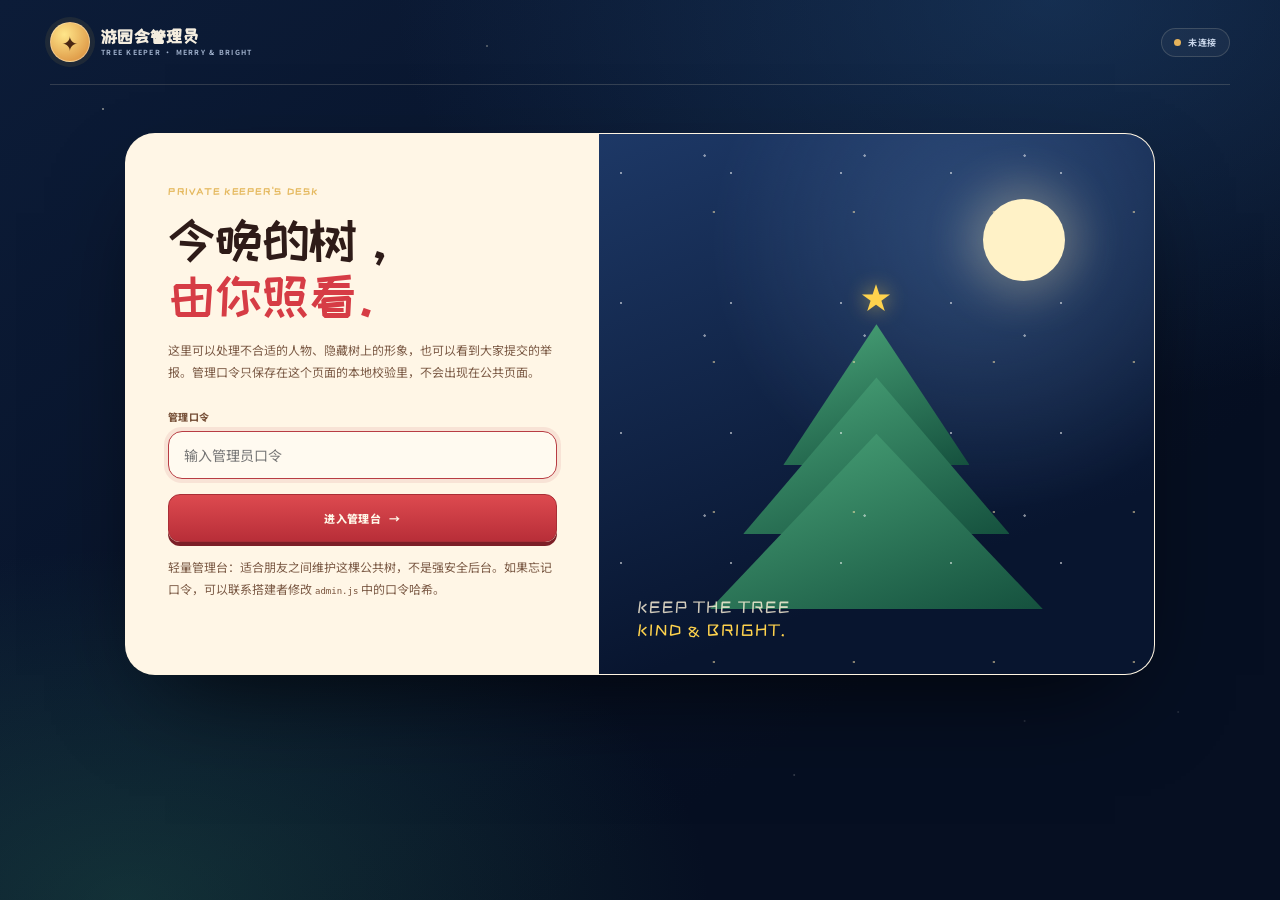
<file: admin.html>
<!DOCTYPE html>
<html lang="zh-CN">
<head>
  <meta charset="UTF-8" />
  <meta name="viewport" content="width=device-width, initial-scale=1.0" />
  <meta name="robots" content="noindex, nofollow" />
  <title>圣诞夜游园会 · 管理台</title>
  <link rel="preconnect" href="https://fonts.googleapis.com" />
  <link rel="preconnect" href="https://fonts.gstatic.com" crossorigin />
  <link href="https://fonts.googleapis.com/css2?family=Noto+Sans+SC:wght@400;500;700;900&family=ZCOOL+KuaiLe&display=swap" rel="stylesheet" />
  <link rel="stylesheet" href="admin.css" />
</head>
<body>
  <div class="admin-bg" aria-hidden="true"><i></i><i></i><i></i></div>
  <header class="admin-top">
    <a class="admin-brand" href="./" aria-label="回到圣诞夜游园会">
      <span class="admin-mark">✦</span>
      <span><strong>游园会管理员</strong><small>TREE KEEPER · MERRY &amp; BRIGHT</small></span>
    </a>
    <div class="admin-status" id="connectionStatus"><i></i><span>未连接</span></div>
  </header>

  <main id="loginView" class="login-wrap">
    <section class="login-card">
      <span class="eyebrow">PRIVATE KEEPER'S DESK</span>
      <h1>今晚的树，<br /><em>由你照看。</em></h1>
      <p>这里可以处理不合适的人物、隐藏树上的形象，也可以看到大家提交的举报。管理口令只保存在这个页面的本地校验里，不会出现在公共页面。</p>
      <form id="loginForm">
        <label class="field-label" for="passInput">管理口令</label>
        <input id="passInput" type="password" autocomplete="current-password" placeholder="输入管理员口令" />
        <p class="login-error" id="loginError" hidden>口令不对，再试一次。</p>
        <button class="btn-primary" type="submit">进入管理台 <span>→</span></button>
      </form>
      <p class="login-note">轻量管理台：适合朋友之间维护这棵公共树，不是强安全后台。如果忘记口令，可以联系搭建者修改 <code>admin.js</code> 中的口令哈希。</p>
    </section>
    <aside class="login-art" aria-hidden="true">
      <div class="login-moon"></div>
      <div class="login-tree"><i></i><i></i><i></i><b>★</b></div>
      <div class="login-copy">KEEP THE TREE<br /><em>KIND &amp; BRIGHT.</em></div>
    </aside>
  </main>

  <main id="dashView" class="dash-wrap" hidden>
    <section class="dash-head">
      <div>
        <span class="eyebrow">LIVE TREE · MODERATION DESK</span>
        <h1>公共圣诞树<br /><em>管理台。</em></h1>
      </div>
      <div class="dash-head-actions">
        <button class="btn-ghost" type="button" id="exportBtn">导出数据</button>
        <button class="btn-ghost" type="button" id="logoutBtn">退出</button>
      </div>
    </section>

    <section class="stat-row" aria-label="圣诞树数据">
      <article class="stat-card"><span>总人数</span><strong id="statTotal">0</strong><small>领取过形象</small></article>
      <article class="stat-card"><span>在树上</span><strong id="statOnTree">0</strong><small>公开可见</small></article>
      <article class="stat-card"><span>已封禁</span><strong id="statBanned">0</strong><small>无法再送出</small></article>
      <article class="stat-card is-alert"><span>待处理举报</span><strong id="statReports">0</strong><small>需要你判断</small></article>
    </section>

    <section class="toolbar">
      <div class="tabs" role="tablist" aria-label="管理筛选">
        <button class="tab is-active" type="button" data-tab="tree">全部成员 <b id="tabTreeCount">0</b></button>
        <button class="tab" type="button" data-tab="banned">封禁名单 <b id="tabBannedCount">0</b></button>
        <button class="tab" type="button" data-tab="reports">举报 <b id="tabReportCount">0</b></button>
      </div>
      <label class="search-box"><span>搜</span><input id="searchInput" type="search" placeholder="名字 / 动物 / 装扮" autocomplete="off" /></label>
    </section>

    <section id="membersPanel" class="panel">
      <div class="panel-head"><div><span class="eyebrow">MEMBERS</span><h2>树上的成员</h2></div><p>封禁会立刻把人物从公共树上移除；隐藏只会暂时取下，之后可恢复。</p></div>
      <div id="memberGrid" class="member-grid"></div>
      <p class="empty-state" id="memberEmpty" hidden>这里还没有符合条件的人。</p>
    </section>

    <section id="reportsPanel" class="panel" hidden>
      <div class="panel-head"><div><span class="eyebrow">REPORTS</span><h2>举报与处理</h2></div><p>举报来自树上的“举报这个形象”。处理后会从待处理列表里消失。</p></div>
      <div id="reportList" class="report-list"></div>
      <p class="empty-state" id="reportEmpty" hidden>暂时没有待处理的举报。今晚的树很安静。</p>
    </section>
  </main>

  <div class="admin-modal" id="adminModal" hidden>
    <div class="admin-modal-card" role="dialog" aria-modal="true" aria-labelledby="adminModalTitle">
      <h3 id="adminModalTitle">封禁这个人？</h3>
      <p id="adminModalCopy">封禁后，ta 的形象会立刻从公共树上消失，也无法再送出礼物。</p>
      <label class="field-label" for="banReasonInput">原因（可选，会显示在被封禁者的提示里）</label>
      <input id="banReasonInput" maxlength="60" placeholder="例如：冒充别人 / 刷屏捣乱" />
      <div class="admin-modal-actions">
        <button class="btn-ghost" type="button" id="modalCancel">取消</button>
        <button class="btn-danger" type="button" id="modalConfirm">确认封禁</button>
      </div>
    </div>
  </div>

  <div class="admin-toast" id="adminToast" role="status" aria-live="polite"></div>

  <script src="mqtt.min.js"></script>
  <script src="shared.js"></script>
  <script src="admin.js"></script>
</body>
</html>
</file>
<file: styles.css>
/* ============================================================
   MERRY & BRIGHT — 圣诞夜游园会
   A hand-wrapped little Christmas universe.
   ============================================================ */

:root {
  --night: #081126;
  --night-2: #0d1a35;
  --night-3: #132449;
  --navy: #17294f;
  --ink: #251d2b;
  --ink-soft: #665a63;
  --cream: #fbe7c6;
  --cream-2: #fff6e4;
  --paper: #fffaf0;
  --gold: #ffd34d;
  --gold-deep: #eeb52f;
  --red: #e8423f;
  --red-deep: #a92b37;
  --mint: #7fd1ae;
  --pink: #ff9ec4;
  --sky: #8ec5ff;
  --white: #fff9ef;
  --soft: #c6d2ee;
  --muted: #8d9bc0;
  --line: rgba(255, 255, 255, 0.12);
  --display: "Baloo 2", "Nunito", "PingFang SC", "Hiragino Sans GB", "Microsoft YaHei", sans-serif;
  --body: "Nunito", "PingFang SC", "Hiragino Sans GB", "Microsoft YaHei", system-ui, sans-serif;
  --shadow-soft: 0 24px 80px rgba(0, 0, 0, 0.28);
  --shadow-card: 0 20px 60px -25px rgba(0, 0, 0, 0.6);
  --ease-out: cubic-bezier(0.22, 1, 0.36, 1);
  --ease-spring: cubic-bezier(0.34, 1.56, 0.64, 1);
}

*,
*::before,
*::after {
  box-sizing: border-box;
}

html {
  scroll-behavior: smooth;
  -webkit-text-size-adjust: 100%;
}

body {
  margin: 0;
  min-width: 320px;
  min-height: 100vh;
  overflow-x: hidden;
  background: var(--night);
  color: var(--white);
  font-family: var(--body);
  font-size: 16px;
  line-height: 1.6;
  -webkit-font-smoothing: antialiased;
  text-rendering: optimizeLegibility;
}

body.is-locked {
  overflow: hidden;
}

::selection {
  background: var(--gold);
  color: var(--ink);
}

button,
input,
textarea {
  font: inherit;
  color: inherit;
}

button {
  border: 0;
  padding: 0;
  background: none;
  cursor: pointer;
  -webkit-tap-highlight-color: transparent;
}

a {
  color: inherit;
}

img,
svg {
  display: block;
}

h1,
h2,
h3,
p {
  margin: 0;
}

input,
textarea {
  border: 0;
  outline: 0;
}

[hidden] {
  display: none !important;
}

.sr-only {
  position: absolute !important;
  width: 1px;
  height: 1px;
  padding: 0;
  margin: -1px;
  overflow: hidden;
  clip: rect(0, 0, 0, 0);
  white-space: nowrap;
  border: 0;
}

.skip-link {
  position: fixed;
  top: -100px;
  left: 20px;
  z-index: 999;
  padding: 12px 18px;
  border-radius: 0 0 14px 14px;
  background: var(--cream);
  color: var(--ink);
  font-weight: 800;
  text-decoration: none;
  transition: top 0.2s;
}

.skip-link:focus {
  top: 0;
}

.svg-sprite {
  position: absolute;
  width: 0;
  height: 0;
  overflow: hidden;
}

:focus-visible {
  outline: 3px solid var(--gold);
  outline-offset: 3px;
}

/* ============================================================
   SKY / SNOW / BACKDROP
   ============================================================ */

.sky {
  position: fixed;
  inset: 0;
  z-index: -3;
  overflow: hidden;
  background:
    radial-gradient(120% 60% at 50% 112%, rgba(60, 103, 155, 0.5), transparent 60%),
    linear-gradient(180deg, #060e20 0%, #0a1732 30%, #10224a 62%, #0a1428 100%);
}

.sky::before {
  content: "";
  position: absolute;
  inset: 0;
  opacity: 0.16;
  background-image:
    linear-gradient(rgba(255, 255, 255, 0.05) 1px, transparent 1px),
    linear-gradient(90deg, rgba(255, 255, 255, 0.045) 1px, transparent 1px);
  background-size: 120px 120px;
  mask-image: radial-gradient(70% 60% at 50% 30%, #000 10%, transparent 80%);
}

.aurora {
  position: absolute;
  border-radius: 50%;
  opacity: 0.5;
}

/* Soft gradients do the same job as a huge live blur, at a fraction of the cost. */
.aurora-a {
  width: 78vw;
  height: 62vw;
  left: -22vw;
  top: -28vw;
  background: radial-gradient(ellipse at 42% 42%, rgba(46, 127, 126, 0.58) 0%, rgba(46, 127, 126, 0.18) 38%, transparent 70%);
}

.aurora-b {
  width: 68vw;
  height: 54vw;
  right: -24vw;
  top: 4vh;
  background: radial-gradient(ellipse at 50% 50%, rgba(90, 77, 155, 0.48) 0%, rgba(90, 77, 155, 0.14) 40%, transparent 72%);
}

.aurora-c {
  width: 74vw;
  height: 42vw;
  left: 18vw;
  bottom: -26vw;
  background: radial-gradient(ellipse at 50% 50%, rgba(42, 94, 150, 0.42) 0%, rgba(42, 94, 150, 0.12) 40%, transparent 72%);
  opacity: 0.42;
}

.sky-glow {
  position: absolute;
  left: 50%;
  bottom: -32vh;
  width: 110vw;
  height: 70vh;
  transform: translateX(-50%);
  border-radius: 50%;
  background: radial-gradient(ellipse at center, rgba(142, 197, 255, 0.22) 0%, rgba(142, 197, 255, 0.08) 38%, transparent 70%);
}

#snowfall {
  position: fixed;
  inset: 0;
  z-index: -1;
  width: 100%;
  height: 100%;
  pointer-events: none;
}

/* ============================================================
   APP SHELL + HEADER
   ============================================================ */

.app {
  position: relative;
  z-index: 1;
  min-height: 100vh;
}

.site-header {
  position: sticky;
  top: 0;
  z-index: 60;
  display: grid;
  grid-template-columns: 1fr auto 1fr;
  align-items: center;
  gap: 18px;
  width: 100%;
  padding: 16px clamp(20px, 4vw, 54px);
  background: linear-gradient(180deg, #07101f 0%, #081229 100%);
  border-bottom: 1px solid rgba(255, 255, 255, 0.055);
  box-shadow: 0 10px 34px rgba(3, 8, 21, 0.2);
}

.brand {
  display: inline-flex;
  align-items: center;
  gap: 12px;
  justify-self: start;
  color: var(--white);
  text-align: left;
}

.brand-mark {
  position: relative;
  display: grid;
  place-items: center;
  flex: none;
  width: 46px;
  height: 46px;
  border-radius: 15px;
  background: linear-gradient(145deg, #f25b53, #b62a3a);
  border: 1px solid rgba(255, 236, 197, 0.55);
  box-shadow: inset 0 1px 0 rgba(255, 255, 255, 0.3), 0 8px 20px -8px rgba(232, 66, 63, 0.8);
  transform: rotate(-4deg);
}

.brand-mark::after {
  content: "";
  position: absolute;
  inset: 4px;
  border-radius: 11px;
  border: 1px dashed rgba(255, 246, 224, 0.35);
}

.brand-mark svg {
  width: 32px;
  height: 32px;
  overflow: visible;
}

.brand-mark .brand-star {
  fill: var(--gold);
  stroke: #7d4117;
  stroke-width: 1.6;
  filter: drop-shadow(0 1px 0 rgba(255, 255, 255, 0.35));
}

.brand-mark circle {
  fill: #fff6e2;
  stroke: #7d4117;
  stroke-width: 1.6;
}

.brand-mark.small {
  width: 40px;
  height: 40px;
  border-radius: 13px;
}

.brand-mark.small svg {
  width: 28px;
  height: 28px;
}

.brand-type {
  display: flex;
  flex-direction: column;
  line-height: 1.15;
}

.brand-eyebrow {
  color: var(--gold);
  font-family: var(--display);
  font-size: 9px;
  font-weight: 800;
  letter-spacing: 0.22em;
}

.brand-name {
  font-size: 18px;
  font-weight: 900;
  letter-spacing: 0.02em;
}

.main-nav {
  display: flex;
  align-items: center;
  gap: 3px;
  padding: 5px;
  border: 1px solid rgba(255, 255, 255, 0.13);
  border-radius: 999px;
  background: rgba(18, 31, 62, 0.9);
  box-shadow: inset 0 1px 0 rgba(255, 255, 255, 0.08);
}

.nav-link {
  display: flex;
  align-items: center;
  gap: 7px;
  padding: 9px 15px;
  border-radius: 999px;
  color: #c7d2ed;
  font-size: 13px;
  font-weight: 800;
  white-space: nowrap;
  transition: background 0.22s var(--ease-out), color 0.22s, transform 0.22s;
}

.nav-link svg {
  width: 16px;
  height: 16px;
  fill: none;
  stroke: currentColor;
  stroke-width: 1.9;
  stroke-linecap: round;
  stroke-linejoin: round;
}

.nav-link:hover {
  color: #fff;
  background: rgba(255, 255, 255, 0.08);
}

.nav-link.is-active {
  color: var(--ink);
  background: var(--cream);
  box-shadow: 0 3px 0 rgba(0, 0, 0, 0.2);
}

.header-actions {
  display: flex;
  align-items: center;
  gap: 10px;
  justify-self: end;
}

.icon-btn {
  display: grid;
  place-items: center;
  width: 42px;
  height: 42px;
  border-radius: 50%;
  border: 1px solid rgba(255, 255, 255, 0.14);
  background: rgba(255, 255, 255, 0.06);
  color: var(--white);
  transition: transform 0.2s, background 0.2s, border-color 0.2s;
}

.icon-btn:hover {
  transform: translateY(-2px);
  background: rgba(255, 255, 255, 0.12);
  border-color: rgba(255, 255, 255, 0.26);
}

.icon-btn svg {
  width: 18px;
  height: 18px;
  fill: none;
  stroke: currentColor;
  stroke-width: 1.9;
  stroke-linecap: round;
  stroke-linejoin: round;
}

.sound-btn .sound-off {
  display: none;
}

.sound-btn.is-muted .sound-on {
  display: none;
}

.sound-btn.is-muted .sound-off {
  display: block;
}

.profile-chip {
  position: relative;
  display: flex;
  align-items: center;
  gap: 9px;
  height: 46px;
  padding: 4px 14px 4px 5px;
  border-radius: 999px;
  border: 1px solid rgba(255, 246, 226, 0.6);
  background: var(--cream);
  color: var(--ink);
  box-shadow: 0 4px 0 rgba(95, 50, 36, 0.5);
  transition: transform 0.2s, box-shadow 0.2s;
}

.profile-chip:hover {
  transform: translateY(-2px);
  box-shadow: 0 6px 0 rgba(95, 50, 36, 0.5);
}

.profile-chip.is-guest::after {
  content: "+";
  position: absolute;
  right: -3px;
  bottom: -3px;
  display: grid;
  place-items: center;
  width: 17px;
  height: 17px;
  border: 2px solid var(--cream);
  border-radius: 50%;
  background: var(--red);
  color: #fff7e6;
  font-family: var(--display);
  font-size: 12px;
  font-weight: 800;
  line-height: 1;
  box-shadow: 0 2px 5px rgba(70, 20, 20, 0.3);
}

.profile-emoji {
  display: grid;
  place-items: center;
  width: 36px;
  height: 36px;
  border-radius: 50%;
  background: #fffaf0;
  border: 2px solid #edd4ac;
  font-size: 20px;
  line-height: 1;
}

.profile-meta {
  display: flex;
  flex-direction: column;
  align-items: flex-start;
  line-height: 1.12;
}

.profile-meta small {
  font-size: 9px;
  font-weight: 800;
  letter-spacing: 0.13em;
  color: #9a7255;
}

.profile-meta strong {
  max-width: 92px;
  overflow: hidden;
  text-overflow: ellipsis;
  font-size: 13px;
  font-weight: 900;
  white-space: nowrap;
}

.profile-dot {
  width: 7px;
  height: 7px;
  border-radius: 50%;
  background: #4cad7b;
  box-shadow: 0 0 0 3px rgba(76, 173, 123, 0.2);
}

/* ============================================================
   SHARED TYPE / BUTTONS / VIEWS
   ============================================================ */

main {
  width: min(100%, 1280px);
  margin: 0 auto;
  padding: 28px clamp(20px, 4vw, 54px) 100px;
}

.view {
  display: none;
}

.view.is-active {
  display: block;
  animation: viewIn 0.5s var(--ease-out) both;
}

@keyframes viewIn {
  from { opacity: 0; transform: translateY(16px); }
  to { opacity: 1; transform: translateY(0); }
}

.kicker {
  display: inline-block;
  color: var(--gold);
  font-family: var(--display);
  font-size: 10px;
  font-weight: 800;
  letter-spacing: 0.24em;
  line-height: 1.3;
  text-transform: uppercase;
}

.kicker.dark {
  color: #a76f35;
}

.eyebrow {
  display: inline-flex;
  align-items: center;
  gap: 9px;
  padding: 8px 14px;
  border: 1px solid rgba(255, 255, 255, 0.15);
  border-radius: 999px;
  background: rgba(255, 255, 255, 0.055);
  color: #d8e0f5;
  font-family: var(--display);
  font-size: 10px;
  font-weight: 700;
  letter-spacing: 0.16em;
}

.eyebrow-dot {
  width: 7px;
  height: 7px;
  border-radius: 50%;
  background: var(--red);
  box-shadow: 0 0 0 4px rgba(232, 66, 63, 0.16);
}

.btn {
  position: relative;
  display: inline-flex;
  align-items: center;
  justify-content: center;
  gap: 10px;
  min-height: 52px;
  padding: 0 24px;
  border-radius: 999px;
  font-family: var(--display);
  font-size: 15px;
  font-weight: 800;
  letter-spacing: 0.01em;
  white-space: nowrap;
  transition: transform 0.18s var(--ease-out), box-shadow 0.18s, background 0.2s, color 0.2s;
}

.btn svg {
  width: 18px;
  height: 18px;
  fill: none;
  stroke: currentColor;
  stroke-width: 2.1;
  stroke-linecap: round;
  stroke-linejoin: round;
}

.btn:hover {
  transform: translateY(-2px);
}

.btn:active {
  transform: translateY(2px);
}

.btn-primary {
  color: #fff9ee;
  background: linear-gradient(180deg, #f35c51, #d9363f);
  border: 1px solid rgba(255, 225, 177, 0.48);
  box-shadow: 0 6px 0 #8f2631, 0 18px 34px -16px rgba(232, 66, 63, 0.72), inset 0 1px 0 rgba(255, 255, 255, 0.3);
}

.btn-primary:hover {
  box-shadow: 0 8px 0 #8f2631, 0 22px 38px -16px rgba(232, 66, 63, 0.8), inset 0 1px 0 rgba(255, 255, 255, 0.3);
}

.btn-ghost {
  color: var(--white);
  background: rgba(255, 255, 255, 0.06);
  border: 1px solid rgba(255, 255, 255, 0.18);
  box-shadow: inset 0 1px 0 rgba(255, 255, 255, 0.08);
}

.btn-ghost:hover {
  background: rgba(255, 255, 255, 0.12);
}

.btn-light {
  color: var(--ink);
  background: var(--cream);
  border: 1px solid rgba(255, 255, 255, 0.7);
  box-shadow: 0 5px 0 #b89363, 0 16px 28px -18px rgba(0, 0, 0, 0.7);
}

.btn-small {
  min-height: 44px;
  padding: 0 18px;
  font-size: 13px;
}

.btn[disabled] {
  cursor: not-allowed;
  opacity: 0.55;
  transform: none;
}

.text-link {
  display: inline-flex;
  align-items: center;
  gap: 7px;
  color: var(--gold);
  font-size: 13px;
  font-weight: 800;
  text-align: left;
  transition: gap 0.2s, color 0.2s;
}

.text-link svg {
  width: 16px;
  height: 16px;
  fill: none;
  stroke: currentColor;
  stroke-width: 2;
  stroke-linecap: round;
  stroke-linejoin: round;
  transition: transform 0.2s;
}

.text-link:hover {
  gap: 10px;
  color: #ffe08a;
}

.text-link:hover svg {
  transform: translateX(2px);
}

.text-link.light {
  color: #fff3cf;
}

.page-head {
  display: flex;
  align-items: flex-end;
  justify-content: space-between;
  gap: 32px;
  margin: 34px 0 44px;
}

.page-head-copy {
  max-width: 780px;
}

.page-head h1 {
  margin: 12px 0 16px;
  font-family: var(--display);
  font-size: clamp(38px, 5.2vw, 64px);
  font-weight: 800;
  line-height: 1.06;
  letter-spacing: -0.035em;
}

.page-head h1 em,
.section-head h2 em,
.wish-copy h2 em {
  color: var(--gold);
  font-style: normal;
}

.page-head p {
  max-width: 620px;
  color: var(--soft);
  font-size: 15px;
  line-height: 1.85;
}

.page-head-stamp {
  flex: none;
  display: flex;
  flex-direction: column;
  align-items: center;
  justify-content: center;
  width: 132px;
  height: 132px;
  border: 2px dashed rgba(255, 211, 77, 0.65);
  border-radius: 50%;
  color: var(--gold);
  font-family: var(--display);
  line-height: 1;
  transform: rotate(9deg);
  box-shadow: inset 0 0 0 7px rgba(255, 211, 77, 0.06), 0 12px 30px rgba(0, 0, 0, 0.2);
}

.page-head-stamp span,
.page-head-stamp i {
  font-size: 8px;
  font-weight: 800;
  letter-spacing: 0.2em;
  font-style: normal;
}

.page-head-stamp b {
  margin: 5px 0;
  font-size: 32px;
  letter-spacing: -0.03em;
}

.page-head-stamp i {
  opacity: 0.72;
}

/* ============================================================
   HOME / HERO
   ============================================================ */

.hero-grid {
  display: grid;
  grid-template-columns: minmax(0, 1.02fr) minmax(0, 0.98fr);
  align-items: center;
  gap: clamp(30px, 5vw, 72px);
  padding: 46px 0 20px;
}

.hero-copy h1 {
  margin: 24px 0 22px;
  font-family: var(--display);
  font-size: clamp(44px, 5.8vw, 70px);
  font-weight: 800;
  line-height: 1.01;
  letter-spacing: -0.06em;
  text-shadow: 0 8px 40px rgba(6, 14, 32, 0.5);
}

.script-word {
  position: relative;
  display: inline-block;
  color: var(--gold);
  transform: rotate(-2deg);
  padding: 0 0.06em;
  text-shadow: 0 0 30px rgba(255, 211, 77, 0.26);
}

.script-word::after {
  content: "";
  position: absolute;
  left: 2%;
  right: -2%;
  bottom: -0.06em;
  height: 0.12em;
  border-radius: 999px;
  background: linear-gradient(90deg, transparent, var(--red) 10%, var(--red) 90%, transparent);
  transform: rotate(-1.5deg);
  opacity: 0.9;
}

.hero-lead {
  max-width: 530px;
  color: #c9d4ec;
  font-size: 16px;
  line-height: 1.9;
}

.hero-cta {
  display: flex;
  flex-wrap: wrap;
  gap: 13px;
  margin: 30px 0 34px;
}

.hero-stats {
  display: flex;
  align-items: center;
  gap: clamp(14px, 2.3vw, 28px);
  padding-top: 24px;
  border-top: 1px solid rgba(255, 255, 255, 0.12);
}

.stat {
  display: flex;
  flex-direction: column;
  gap: 2px;
}

.stat strong {
  font-family: var(--display);
  font-size: 28px;
  font-weight: 800;
  line-height: 1;
  color: var(--cream);
}

.stat span {
  color: #8e9dc2;
  font-size: 10px;
  font-weight: 700;
  letter-spacing: 0.08em;
}

.stat-divider {
  width: 1px;
  height: 32px;
  background: rgba(255, 255, 255, 0.13);
}

.hero-visual {
  position: relative;
  width: 100%;
  max-width: 590px;
  margin: 0 auto;
}

.hero-scene {
  position: relative;
  padding: 10px;
  border-radius: 38px;
  background: linear-gradient(145deg, #f9edd7, #cfab7f 48%, #f7e4c4);
  box-shadow: 0 40px 90px -36px rgba(0, 0, 0, 0.8), 0 0 0 1px rgba(255, 255, 255, 0.2);
}

.hero-scene::after {
  content: "";
  position: absolute;
  inset: 5px;
  border-radius: 33px;
  border: 1px solid rgba(88, 54, 34, 0.28);
  pointer-events: none;
}

.scene-window {
  position: relative;
  overflow: hidden;
  border-radius: 28px;
  background: #12234a;
  box-shadow: inset 0 0 40px rgba(4, 10, 24, 0.8);
}

.scene-svg {
  width: 100%;
  height: auto;
  display: block;
}

.scene-snow {
  position: absolute;
  inset: 0;
  pointer-events: none;
  background:
    radial-gradient(circle at 18% 18%, rgba(255, 255, 255, 0.55) 0 1.5px, transparent 2px),
    radial-gradient(circle at 72% 32%, rgba(255, 255, 255, 0.45) 0 2px, transparent 2.5px),
    radial-gradient(circle at 40% 75%, rgba(255, 255, 255, 0.5) 0 1.5px, transparent 2px),
    radial-gradient(circle at 86% 68%, rgba(255, 255, 255, 0.35) 0 1.8px, transparent 2.5px),
    radial-gradient(circle at 26% 46%, rgba(255, 255, 255, 0.28) 0 1px, transparent 1.8px);
  background-size: 120px 140px, 160px 180px, 130px 150px, 170px 190px, 100px 120px;
  opacity: 0.9;
}

.scene-animals {
  position: absolute;
  inset: 0;
  pointer-events: none;
}

.scene-animal {
  position: absolute;
  left: var(--x);
  top: var(--y);
  display: flex;
  flex-direction: column;
  align-items: center;
  gap: 3px;
  transform: translate(-50%, -50%);
  transform-origin: 50% 0;
  pointer-events: auto;
}

/* Each ornament only sways while the pointer is actually on it. */
@media (hover: hover) {
  .scene-animal:hover {
    animation: ornamentSway 4.4s ease-in-out infinite;
    animation-delay: var(--delay);
  }
}

.scene-animal::before {
  content: "";
  position: absolute;
  bottom: calc(100% - 3px);
  left: 50%;
  width: 1.5px;
  height: 22px;
  background: rgba(255, 240, 205, 0.7);
}

.scene-animal > span {
  display: grid;
  place-items: center;
  width: clamp(42px, 8.5vw, 58px);
  height: clamp(42px, 8.5vw, 58px);
  border-radius: 50%;
  border: 3px solid #ffe6b8;
  background: radial-gradient(circle at 35% 28%, #fff5dd, #e9c28f 58%, #b87c4e);
  box-shadow: 0 0 0 3px rgba(24, 42, 80, 0.7), 0 8px 16px rgba(0, 0, 0, 0.3);
  font-size: clamp(22px, 4.4vw, 31px);
  line-height: 1;
}

.scene-animal > i {
  padding: 1px 6px;
  border-radius: 999px;
  background: rgba(11, 23, 49, 0.72);
  color: #ffeecb;
  font-size: clamp(8px, 1.25vw, 10px);
  font-style: normal;
  font-weight: 800;
  white-space: nowrap;
}

@keyframes ornamentSway {
  0%, 100% { transform: translate(-50%, -50%) rotate(-2.4deg); }
  50% { transform: translate(-50%, -50%) rotate(2.4deg); }
}

.scene-santa {
  position: absolute;
  right: -7%;
  top: 4%;
  width: 47%;
}

@media (hover: hover) {
  .scene-santa:hover {
    animation: santaFloat 5s ease-in-out infinite;
    will-change: transform;
  }
}

.scene-santa svg {
  width: 100%;
  height: auto;
}

@keyframes santaFloat {
  0%, 100% { transform: translateY(0) rotate(-1deg); }
  50% { transform: translateY(-8px) rotate(1.5deg); }
}

.scene-sticker {
  position: absolute;
  top: 18px;
  left: 16px;
  display: grid;
  place-items: center;
  width: 84px;
  height: 84px;
  border: 2px solid #fff0cf;
  border-radius: 50%;
  background: linear-gradient(145deg, #ee5d52, #b72c39);
  color: #fff5df;
  font-family: var(--display);
  font-size: 10px;
  font-weight: 800;
  letter-spacing: 0.1em;
  line-height: 1.1;
  text-align: center;
  transform: rotate(-9deg);
  box-shadow: 0 4px 0 rgba(77, 23, 30, 0.55), 0 10px 24px rgba(0, 0, 0, 0.35);
}

.scene-sticker::before {
  content: "";
  position: absolute;
  inset: 5px;
  border: 1px dashed rgba(255, 240, 207, 0.5);
  border-radius: 50%;
}

.scene-sticker span {
  position: absolute;
  right: 4px;
  top: 2px;
  color: var(--gold);
  font-size: 13px;
}

.hero-tag {
  position: absolute;
  z-index: 5;
  display: flex;
  align-items: center;
  gap: 8px;
  padding: 9px 14px;
  border: 1px solid rgba(255, 255, 255, 0.15);
  border-radius: 999px;
  background: rgba(11, 23, 49, 0.78);
  color: #f7f1e6;
  font-size: 10px;
  font-weight: 800;
  letter-spacing: 0.02em;
  box-shadow: 0 10px 30px rgba(0, 0, 0, 0.3);
  white-space: nowrap;
}

.hero-tag svg {
  width: 14px;
  height: 14px;
  fill: none;
  stroke: var(--gold);
  stroke-width: 2;
}

.tag-one {
  left: -24px;
  bottom: 68px;
  transform: rotate(-2deg);
}

.tag-two {
  right: -22px;
  top: 72px;
  transform: rotate(3deg);
}

.tag-dot {
  width: 6px;
  height: 6px;
  border-radius: 50%;
  background: var(--mint);
  box-shadow: 0 0 0 3px rgba(127, 209, 174, 0.16);
}

.countdown-card {
  position: absolute;
  z-index: 6;
  right: -20px;
  bottom: -28px;
  width: 250px;
  padding: 15px 16px 14px;
  border-radius: 20px;
  border: 1px solid rgba(255, 247, 230, 0.85);
  background: linear-gradient(180deg, #fff8e9, #f6dfbb);
  color: var(--ink);
  box-shadow: 0 6px 0 #b58958, 0 20px 44px -18px rgba(0, 0, 0, 0.65);
  transform: rotate(1.6deg);
}

.countdown-head {
  display: flex;
  align-items: center;
  justify-content: space-between;
  margin-bottom: 8px;
  color: #87603f;
  font-size: 9px;
  font-weight: 900;
  letter-spacing: 0.12em;
}

.live-pill {
  display: inline-flex;
  align-items: center;
  gap: 5px;
  padding: 3px 7px;
  border-radius: 999px;
  background: rgba(232, 66, 63, 0.11);
  color: #bd2d38;
  font-family: var(--display);
  font-size: 7px;
  font-weight: 800;
  letter-spacing: 0.14em;
}

.live-pill i {
  width: 4px;
  height: 4px;
  border-radius: 50%;
  background: #d9343e;
  box-shadow: 0 0 0 2px rgba(217, 52, 62, 0.16);
}

.countdown-clock {
  display: flex;
  align-items: flex-start;
  justify-content: space-between;
  gap: 2px;
}

.countdown-clock > div {
  display: flex;
  flex-direction: column;
  align-items: center;
  gap: 1px;
}

.countdown-clock strong {
  font-family: var(--display);
  font-size: 23px;
  font-weight: 800;
  line-height: 1;
  letter-spacing: -0.03em;
  color: #34262d;
  font-variant-numeric: tabular-nums;
}

.countdown-clock span {
  color: #9a7657;
  font-size: 8px;
  font-weight: 800;
}

.countdown-clock b {
  color: #b88d61;
  font-size: 18px;
  line-height: 1.15;
  font-weight: 500;
}

/* ticker */

.ticker {
  position: relative;
  margin: 88px calc(50% - 50vw) 0;
  padding: 14px 0;
  overflow: hidden;
  border-top: 1px solid rgba(255, 255, 255, 0.12);
  border-bottom: 1px solid rgba(255, 255, 255, 0.09);
  background: rgba(255, 255, 255, 0.025);
  mask-image: linear-gradient(90deg, transparent, #000 8%, #000 92%, transparent);
}

.ticker-track {
  display: flex;
  align-items: center;
  gap: 26px;
  width: max-content;
  color: #aab8d8;
  font-family: var(--display);
  font-size: 11px;
  font-weight: 700;
  letter-spacing: 0.18em;
  white-space: nowrap;
}

@media (hover: hover) {
  .ticker:hover .ticker-track {
    animation: tickerRun 34s linear infinite;
    will-change: transform;
  }
}

.ticker-track i {
  color: var(--gold);
  font-style: normal;
  opacity: 0.75;
}

@keyframes tickerRun {
  to { transform: translateX(-50%); }
}

/* ============================================================
   HOME / FEATURES
   ============================================================ */

.feature-section {
  padding-top: 78px;
}

.section-head {
  display: flex;
  align-items: flex-end;
  justify-content: space-between;
  gap: 40px;
  margin-bottom: 30px;
}

.section-head h2 {
  margin-top: 9px;
  font-family: var(--display);
  font-size: clamp(30px, 3.8vw, 46px);
  font-weight: 800;
  line-height: 1.08;
  letter-spacing: -0.035em;
}

.section-head > p {
  max-width: 360px;
  color: #98a8cc;
  font-size: 13px;
  line-height: 1.8;
}

.feature-grid {
  display: grid;
  grid-template-columns: repeat(3, 1fr);
  gap: 18px;
}

.feature-card {
  position: relative;
  display: flex;
  flex-direction: column;
  min-height: 360px;
  padding: 26px;
  overflow: hidden;
  border: 1px solid rgba(255, 255, 255, 0.12);
  border-radius: 30px;
  background: linear-gradient(150deg, rgba(29, 46, 86, 0.9), rgba(15, 27, 55, 0.94));
  box-shadow: var(--shadow-card);
  transition: transform 0.3s var(--ease-out), border-color 0.3s, box-shadow 0.3s;
}

.feature-card::before {
  content: "";
  position: absolute;
  inset: 0;
  opacity: 0;
  background: radial-gradient(80% 55% at 50% 0%, var(--tint, rgba(255, 211, 77, 0.16)), transparent 70%);
  transition: opacity 0.35s;
}

.feature-card:hover {
  transform: translateY(-7px);
  border-color: rgba(255, 211, 77, 0.36);
  box-shadow: 0 30px 70px -30px rgba(0, 0, 0, 0.75);
}

.feature-card:hover::before {
  opacity: 1;
}

.feature-gift { --tint: rgba(232, 66, 63, 0.2); }
.feature-tree { --tint: rgba(127, 209, 174, 0.18); }
.feature-quiz { --tint: rgba(255, 158, 196, 0.18); }

.feature-top {
  display: flex;
  align-items: flex-start;
  justify-content: space-between;
  position: relative;
  z-index: 2;
}

.feature-num {
  font-family: var(--display);
  font-size: 13px;
  font-weight: 800;
  letter-spacing: 0.14em;
  color: rgba(255, 255, 255, 0.35);
}

.feature-icon {
  display: grid;
  place-items: center;
  width: 46px;
  height: 46px;
  border: 1px solid rgba(255, 255, 255, 0.18);
  border-radius: 15px;
  background: rgba(255, 255, 255, 0.07);
  color: var(--gold);
  transform: rotate(3deg);
}

.feature-icon svg {
  width: 22px;
  height: 22px;
  fill: none;
  stroke: currentColor;
  stroke-width: 1.8;
  stroke-linecap: round;
  stroke-linejoin: round;
}

.feature-copy {
  position: relative;
  z-index: 2;
  display: flex;
  flex-direction: column;
  gap: 10px;
  margin-top: 44px;
  max-width: 310px;
}

.feature-copy h3 {
  font-family: var(--display);
  font-size: 30px;
  font-weight: 800;
  line-height: 1.05;
  letter-spacing: -0.02em;
}

.feature-copy p {
  color: #aab7d6;
  font-size: 13px;
  line-height: 1.75;
}

.feature-copy .text-link {
  margin-top: 6px;
}

.feature-art {
  position: absolute;
  right: -12px;
  bottom: -18px;
  width: 190px;
  height: 190px;
  pointer-events: none;
  opacity: 0.95;
}

.art-envelope {
  position: absolute;
  right: 26px;
  bottom: 30px;
  width: 126px;
  height: 88px;
  border: 2px solid rgba(53, 30, 27, 0.6);
  border-radius: 10px;
  background: linear-gradient(145deg, #fff4d8, #e8c18e);
  box-shadow: 0 12px 24px rgba(0, 0, 0, 0.35);
  transform: rotate(-8deg);
}

.art-envelope::before {
  content: "";
  position: absolute;
  left: 0;
  top: 0;
  width: 100%;
  height: 53%;
  background: linear-gradient(160deg, #f8e6c4, #d6a36d);
  clip-path: polygon(0 0, 100% 0, 50% 100%);
  border-radius: 10px 10px 0 0;
}

.art-envelope::after {
  content: "";
  position: absolute;
  left: 50%;
  top: 47%;
  width: 18px;
  height: 18px;
  transform: translate(-50%, -50%) rotate(45deg);
  border-radius: 4px;
  background: #c53b43;
  box-shadow: 0 0 0 3px rgba(255, 246, 226, 0.35);
}

.art-envelope i {
  position: absolute;
  left: 50%;
  top: 44%;
  width: 1px;
  height: 52%;
  background: rgba(119, 68, 45, 0.25);
}

.art-envelope b {
  position: absolute;
  right: 20px;
  bottom: 12px;
  color: #b8313e;
  font-size: 17px;
}

.art-stamp {
  position: absolute;
  right: 106px;
  bottom: 117px;
  padding: 5px 6px;
  border: 1px dashed rgba(255, 227, 180, 0.7);
  border-radius: 4px;
  background: rgba(232, 66, 63, 0.3);
  color: #ffe7bb;
  font-family: var(--display);
  font-size: 7px;
  font-weight: 800;
  line-height: 1.1;
  letter-spacing: 0.1em;
  transform: rotate(10deg);
}

.art-star {
  position: absolute;
  right: 26px;
  top: 18px;
  color: var(--gold);
  font-size: 22px;
  opacity: 0.85;
}

.feature-tree .feature-art {
  right: -5px;
  bottom: -30px;
}

.art-pine {
  position: absolute;
  right: 18px;
  bottom: 6px;
  width: 130px;
  height: 160px;
  background: linear-gradient(160deg, #2e8062, #144938);
  clip-path: polygon(50% 0, 70% 33%, 61% 33%, 83% 66%, 69% 66%, 100% 100%, 0 100%, 31% 66%, 17% 66%, 39% 33%, 30% 33%);
  opacity: 0.75;
  filter: drop-shadow(0 10px 20px rgba(0, 0, 0, 0.3));
}

.art-bauble {
  position: absolute;
  z-index: 2;
  display: grid;
  place-items: center;
  width: 48px;
  height: 48px;
  border: 3px solid #ffe6b8;
  border-radius: 50%;
  background: radial-gradient(circle at 35% 30%, #fff6e0, #efc895 58%, #b57a4a);
  box-shadow: 0 0 0 2px rgba(15, 35, 28, 0.6), 0 8px 18px rgba(0, 0, 0, 0.3);
  font-size: 23px;
  line-height: 1;
}

.art-bauble::before {
  content: "";
  position: absolute;
  bottom: 100%;
  width: 1.5px;
  height: 16px;
  background: rgba(255, 236, 200, 0.6);
}

.art-bauble.a { right: 54px; top: 23px; transform: rotate(-6deg); }
.art-bauble.b { right: 108px; top: 56px; transform: rotate(5deg); }
.art-bauble.c { right: 32px; top: 92px; transform: rotate(-3deg); }

.art-heart {
  position: absolute;
  right: 28px;
  bottom: 18px;
  color: rgba(255, 158, 196, 0.28);
  font-size: 170px;
  line-height: 0.8;
  transform: rotate(-8deg);
  filter: drop-shadow(0 10px 30px rgba(255, 158, 196, 0.15));
}

.art-ring {
  position: absolute;
  right: 54px;
  bottom: 58px;
  width: 100px;
  height: 100px;
  border: 8px solid rgba(255, 158, 196, 0.5);
  border-radius: 50%;
  border-top-color: rgba(255, 211, 77, 0.75);
  transform: rotate(18deg);
}

.art-percent {
  position: absolute;
  right: 56px;
  bottom: 80px;
  color: #ffe3ed;
  font-family: var(--display);
  font-size: 32px;
  font-weight: 800;
  line-height: 1;
  text-shadow: 0 2px 0 rgba(66, 21, 40, 0.4);
}

.art-percent small {
  font-size: 13px;
}

/* ============================================================
   HOME / WISH SECTION
   ============================================================ */

.wish-section {
  position: relative;
  display: grid;
  grid-template-columns: minmax(0, 1.05fr) minmax(0, 0.95fr);
  align-items: center;
  gap: 50px;
  margin: 100px 0 30px;
  padding: clamp(32px, 5vw, 64px);
  border: 1px solid rgba(255, 255, 255, 0.11);
  border-radius: 38px;
  overflow: hidden;
  background:
    radial-gradient(80% 100% at 100% 0%, rgba(142, 197, 255, 0.12), transparent 60%),
    linear-gradient(140deg, rgba(26, 43, 81, 0.82), rgba(11, 21, 45, 0.9));
  box-shadow: var(--shadow-card);
}

.wish-section::before {
  content: "✧";
  position: absolute;
  left: 42%;
  top: 18px;
  color: rgba(255, 211, 77, 0.3);
  font-size: 22px;
}

.wish-copy h2 {
  margin: 10px 0 16px;
  font-family: var(--display);
  font-size: clamp(34px, 4.4vw, 54px);
  font-weight: 800;
  line-height: 1.04;
  letter-spacing: -0.045em;
}

.wish-copy > p {
  max-width: 430px;
  color: #aebbd9;
  font-size: 14px;
  line-height: 1.85;
}

.wish-form {
  display: flex;
  gap: 9px;
  margin: 26px 0 18px;
  max-width: 500px;
}

.wish-form input {
  flex: 1;
  min-width: 0;
  height: 48px;
  padding: 0 18px;
  border: 1px solid rgba(255, 255, 255, 0.17);
  border-radius: 999px;
  background: rgba(255, 255, 255, 0.07);
  color: var(--white);
  font-size: 13px;
  transition: border-color 0.2s, background 0.2s;
}

.wish-form input::placeholder {
  color: #7e8eb5;
}

.wish-form input:focus {
  border-color: rgba(255, 211, 77, 0.65);
  background: rgba(255, 255, 255, 0.1);
}

.wish-list {
  display: flex;
  flex-wrap: wrap;
  gap: 8px;
  max-width: 520px;
}

.wish-bubble {
  display: inline-flex;
  align-items: center;
  gap: 6px;
  max-width: 100%;
  padding: 7px 12px;
  border-radius: 999px;
  border: 1px solid rgba(255, 255, 255, 0.12);
  background: var(--bubble-bg, rgba(255, 255, 255, 0.07));
  color: var(--bubble-ink, #e8edf9);
  font-size: 11.5px;
  line-height: 1.4;
  transform: rotate(var(--rot, 0deg));
  animation: bubbleIn 0.45s var(--ease-spring) both;
}

.wish-bubble strong {
  font-weight: 800;
  opacity: 0.72;
  font-size: 10px;
  white-space: nowrap;
}

.wish-bubble em {
  max-width: 290px;
  overflow: hidden;
  text-overflow: ellipsis;
  white-space: nowrap;
  font-style: normal;
}

@keyframes bubbleIn {
  from { opacity: 0; transform: scale(0.75) rotate(var(--rot, 0deg)); }
  to { opacity: 1; transform: scale(1) rotate(var(--rot, 0deg)); }
}

.snowglobe {
  position: relative;
  width: min(100%, 380px);
  margin: 0 auto;
  padding-top: 12px;
}

.globe-halo {
  position: absolute;
  left: 50%;
  top: 3%;
  width: 112%;
  aspect-ratio: 1;
  transform: translateX(-50%);
  border-radius: 50%;
  background: radial-gradient(circle, rgba(255, 222, 160, 0.22) 0%, rgba(255, 222, 160, 0.06) 38%, transparent 68%);
}

.globe {
  position: relative;
  z-index: 2;
  width: 88%;
  margin: 0 auto;
  aspect-ratio: 1;
  border-radius: 50%;
  border: 11px solid rgba(239, 247, 255, 0.48);
  background:
    radial-gradient(circle at 74% 22%, rgba(255, 255, 255, 0.55), transparent 6%),
    linear-gradient(165deg, #203a6b, #0f2346 52%, #0a1833);
  box-shadow:
    inset 0 0 45px rgba(255, 241, 199, 0.18),
    inset -10px -14px 26px rgba(3, 10, 24, 0.7),
    0 0 0 2px rgba(255, 255, 255, 0.12),
    0 30px 70px -28px rgba(0, 0, 0, 0.7);
  overflow: hidden;
}

.globe::before {
  content: "";
  position: absolute;
  left: 16%;
  top: 9%;
  width: 45%;
  height: 22%;
  border-radius: 50%;
  background: linear-gradient(180deg, rgba(255, 255, 255, 0.24), transparent);
  transform: rotate(-18deg);
  filter: blur(3px);
}

.globe::after {
  content: "";
  position: absolute;
  inset: 0;
  border-radius: 50%;
  box-shadow: inset 0 0 0 2px rgba(255, 255, 255, 0.2);
}

.globe-sky {
  position: absolute;
  inset: 0;
  background:
    radial-gradient(circle at 18% 30%, #fff 0 1px, transparent 1.6px),
    radial-gradient(circle at 76% 18%, #fff 0 1.2px, transparent 1.8px),
    radial-gradient(circle at 60% 38%, #ffe6a6 0 1px, transparent 1.6px),
    radial-gradient(circle at 32% 62%, #fff 0 1.2px, transparent 1.8px);
  opacity: 0.8;
}

.globe-moon {
  position: absolute;
  right: 18%;
  top: 16%;
  width: 18%;
  aspect-ratio: 1;
  border-radius: 50%;
  background: #fff1c1;
  box-shadow: 0 0 25px 8px rgba(255, 230, 166, 0.32);
}

.globe-snow {
  position: absolute;
  inset: 0;
  background:
    radial-gradient(circle at 22% 76%, rgba(255, 255, 255, 0.9) 0 1.4px, transparent 2.2px),
    radial-gradient(circle at 40% 38%, rgba(255, 255, 255, 0.7) 0 1.1px, transparent 1.8px),
    radial-gradient(circle at 58% 56%, rgba(255, 255, 255, 0.75) 0 1.4px, transparent 2.2px),
    radial-gradient(circle at 72% 68%, rgba(255, 255, 255, 0.6) 0 1px, transparent 1.7px);
  background-size: 90px 110px, 120px 140px, 100px 125px, 80px 95px;
}

.globe-tree {
  position: absolute;
  left: 50%;
  bottom: 13%;
  width: 44%;
  height: 48%;
  transform: translateX(-50%);
}

.globe-tree i {
  position: absolute;
  left: 50%;
  transform: translateX(-50%);
  width: 100%;
  background: linear-gradient(160deg, #3f9a71, #15513e);
  clip-path: polygon(50% 0, 100% 100%, 0 100%);
  filter: drop-shadow(0 4px 8px rgba(0, 0, 0, 0.3));
}

.globe-tree i:nth-child(1) { bottom: 42%; width: 58%; height: 42%; }
.globe-tree i:nth-child(2) { bottom: 22%; width: 80%; height: 48%; }
.globe-tree i:nth-child(3) { bottom: 0; width: 100%; height: 54%; }

.globe-tree i::after {
  content: "";
  position: absolute;
  left: 15%;
  right: 15%;
  bottom: 2%;
  height: 8%;
  border-radius: 50%;
  background: rgba(255, 255, 255, 0.65);
  filter: blur(1px);
}

.globe-tree b {
  position: absolute;
  left: 50%;
  top: -5%;
  transform: translateX(-50%);
  color: var(--gold);
  font-size: clamp(14px, 2.8vw, 20px);
  text-shadow: 0 0 12px rgba(255, 211, 77, 0.7);
}

.globe-gift {
  position: absolute;
  right: 19%;
  bottom: 14%;
  width: 15%;
  aspect-ratio: 1;
  border-radius: 3px;
  background: #d93a43;
  box-shadow: inset 0 0 0 2px rgba(255, 236, 190, 0.6);
  transform: rotate(7deg);
}

.globe-gift::before,
.globe-gift::after {
  content: "";
  position: absolute;
  background: #ffe6a6;
}

.globe-gift::before { left: 44%; top: 0; width: 12%; height: 100%; }
.globe-gift::after { left: 0; top: 42%; width: 100%; height: 12%; }

.globe-santa {
  position: absolute;
  left: 14%;
  bottom: 15%;
  width: 22%;
  filter: drop-shadow(0 5px 8px rgba(0, 0, 0, 0.4));
}

.globe-santa svg {
  width: 100%;
  height: auto;
}

.globe-spark {
  position: absolute;
  color: #ffe7ae;
  text-shadow: 0 0 10px rgba(255, 211, 77, 0.8);
  opacity: 0.8;
}

.globe-spark.s1 { left: 20%; top: 24%; font-size: 11px; }
.globe-spark.s2 { right: 25%; top: 44%; font-size: 9px; animation-delay: -1s; }
.globe-spark.s3 { left: 34%; top: 12%; font-size: 8px; animation-delay: -2s; }

.globe-base {
  position: relative;
  z-index: 3;
  width: 72%;
  height: 46px;
  margin: -18px auto 0;
  border-radius: 14px 14px 22px 22px;
  background: linear-gradient(180deg, #edca96, #b88757 55%, #7c4e32);
  box-shadow: inset 0 2px 0 rgba(255, 255, 255, 0.4), 0 12px 20px rgba(0, 0, 0, 0.35);
  display: grid;
  place-items: center;
}

.globe-base span {
  color: #4c2b22;
  font-family: var(--display);
  font-size: 8px;
  font-weight: 800;
  letter-spacing: 0.16em;
}

.globe-base i {
  position: absolute;
  left: 50%;
  top: 8px;
  width: 1px;
  height: 5px;
  background: rgba(75, 42, 25, 0.55);
  box-shadow: 0 28px 0 rgba(75, 42, 25, 0.4);
}

.globe-shadow {
  width: 58%;
  height: 20px;
  margin: 12px auto 0;
  border-radius: 50%;
  background: rgba(0, 0, 0, 0.35);
  filter: blur(10px);
}

.globe-note {
  position: absolute;
  right: -16px;
  bottom: 34px;
  z-index: 5;
  padding: 8px 12px;
  border-radius: 12px;
  background: var(--gold);
  color: #4d2d22;
  font-family: var(--display);
  font-size: 8px;
  font-weight: 800;
  line-height: 1.2;
  text-align: center;
  letter-spacing: 0.06em;
  transform: rotate(6deg);
  box-shadow: 0 4px 0 #9d6d2b;
}

.globe-note b {
  font-size: 9px;
}

/* ============================================================
   GIFT ATELIER
   ============================================================ */

.gift-layout {
  display: grid;
  grid-template-columns: minmax(0, 1.05fr) minmax(0, 0.95fr);
  align-items: start;
  gap: 24px;
}

.cream-panel {
  position: relative;
  border: 1px solid rgba(255, 255, 255, 0.5);
  border-radius: 30px;
  background: linear-gradient(180deg, #fff6e4, #f9e4c2);
  color: var(--ink);
  box-shadow: 0 8px 0 rgba(95, 57, 36, 0.34), 0 30px 70px -35px rgba(0, 0, 0, 0.7);
}

.gift-form {
  padding: clamp(22px, 3.3vw, 34px);
}

.panel-topline,
.side-card-head {
  display: flex;
  align-items: center;
  justify-content: space-between;
  gap: 16px;
  margin-bottom: 20px;
}

.form-step,
.onboard-step {
  color: #a77c55;
  font-family: var(--display);
  font-size: 10px;
  font-weight: 800;
  letter-spacing: 0.12em;
}

.field {
  display: flex;
  flex-direction: column;
  gap: 8px;
  position: relative;
  margin-bottom: 18px;
}

.field-row {
  display: grid;
  grid-template-columns: 1fr 1fr;
  gap: 12px;
}

.field-label {
  display: flex;
  align-items: center;
  justify-content: space-between;
  gap: 10px;
  color: #5b4233;
  font-size: 11px;
  font-weight: 900;
  letter-spacing: 0.05em;
}

.field-note {
  color: #a88666;
  font-size: 9px;
  font-weight: 700;
  letter-spacing: 0.03em;
}

.field input,
.field textarea {
  width: 100%;
  border: 2px solid #ead1a9;
  border-radius: 14px;
  background: #fffaf0;
  color: var(--ink);
  font-family: var(--body);
  font-size: 14px;
  font-weight: 700;
  transition: border-color 0.2s, box-shadow 0.2s, background 0.2s;
}

.field input {
  height: 48px;
  padding: 0 15px;
}

.field textarea {
  min-height: 92px;
  padding: 13px 15px;
  padding-bottom: 26px;
  resize: vertical;
  line-height: 1.65;
}

.field input::placeholder,
.field textarea::placeholder {
  color: #b59a7b;
  font-weight: 600;
}

.field input:focus,
.field textarea:focus {
  border-color: var(--red);
  background: #fffdf8;
  box-shadow: 0 0 0 4px rgba(232, 66, 63, 0.1);
}

.char-count {
  position: absolute;
  right: 12px;
  bottom: 10px;
  color: #ab8a67;
  font-size: 9px;
  font-weight: 800;
  font-variant-numeric: tabular-nums;
}

.char-count b {
  color: #6e4f38;
}

.segmented {
  display: grid;
  grid-template-columns: 1fr 1fr;
  gap: 9px;
}

.seg-btn {
  display: grid;
  grid-template-columns: 26px 1fr;
  grid-template-rows: auto auto;
  align-items: center;
  column-gap: 9px;
  padding: 11px 13px;
  border: 2px solid #ead1a9;
  border-radius: 15px;
  background: rgba(255, 250, 240, 0.6);
  color: #6f5541;
  text-align: left;
  transition: all 0.22s var(--ease-out);
}

.seg-btn svg {
  grid-row: 1 / 3;
  width: 21px;
  height: 21px;
  fill: none;
  stroke: currentColor;
  stroke-width: 1.9;
  stroke-linecap: round;
  stroke-linejoin: round;
}

.seg-btn span {
  font-size: 12px;
  font-weight: 900;
  line-height: 1.2;
}

.seg-btn small {
  color: #a98a6c;
  font-size: 9px;
  font-weight: 700;
  transition: color 0.2s;
}

.seg-btn:hover {
  border-color: #d8b98e;
  transform: translateY(-1px);
}

.seg-btn.is-active {
  border-color: #28334b;
  background: #25324c;
  color: #fff6e1;
  box-shadow: 0 4px 0 #111a2b;
}

.seg-btn.is-active small {
  color: #bfc9dd;
}

.gift-type-grid {
  display: grid;
  grid-template-columns: repeat(3, 1fr);
  gap: 8px;
}

.gift-type {
  display: flex;
  align-items: center;
  gap: 8px;
  min-width: 0;
  padding: 9px 10px;
  border: 1.5px solid #ead1a9;
  border-radius: 12px;
  background: rgba(255, 250, 240, 0.55);
  color: #6d503b;
  font-size: 10px;
  font-weight: 800;
  transition: all 0.2s;
}

.gift-type em {
  font-size: 17px;
  font-style: normal;
  line-height: 1;
}

.gift-type span {
  overflow: hidden;
  text-overflow: ellipsis;
  white-space: nowrap;
}

.gift-type:hover {
  border-color: #d8b98e;
  background: #fffaf0;
}

.gift-type.is-active {
  border-color: var(--red);
  background: #fff5df;
  color: #9e2e36;
  box-shadow: 0 0 0 3px rgba(232, 66, 63, 0.08);
}

.form-bottom {
  display: flex;
  align-items: flex-end;
  justify-content: space-between;
  gap: 18px;
  margin-top: 6px;
}

.theme-field {
  margin-bottom: 0;
}

.theme-picker {
  display: flex;
  gap: 8px;
}

.theme-swatch {
  position: relative;
  width: 34px;
  height: 34px;
  border-radius: 50%;
  border: 2px solid #e2c49b;
  padding: 3px;
  transition: transform 0.2s, border-color 0.2s;
}

.theme-swatch i {
  display: block;
  width: 100%;
  height: 100%;
  border-radius: 50%;
}

.theme-swatch[data-theme="velvet"] i { background: linear-gradient(145deg, #ee5a4f, #a82636); }
.theme-swatch[data-theme="midnight"] i { background: linear-gradient(145deg, #304a7c, #101d3b); }
.theme-swatch[data-theme="ginger"] i { background: linear-gradient(145deg, #fff3d9, #e7bd83); }

.theme-swatch:hover {
  transform: scale(1.1);
}

.theme-swatch.is-active {
  border-color: #6b432e;
  box-shadow: 0 0 0 3px rgba(107, 67, 46, 0.16);
  transform: scale(1.08);
}

.btn-send {
  min-height: 50px;
  padding: 0 20px;
  font-size: 13px;
}

.form-hint {
  display: flex;
  align-items: center;
  gap: 6px;
  margin-top: 18px;
  padding-top: 15px;
  border-top: 1px dashed #d9bc94;
  color: #9a7b5e;
  font-size: 9.5px;
  line-height: 1.5;
}

.form-hint svg {
  flex: none;
  width: 13px;
  height: 13px;
  fill: none;
  stroke: #c3903e;
  stroke-width: 2;
}

/* stage */

.gift-stage {
  position: sticky;
  top: 96px;
  padding: 18px;
  border: 1px solid rgba(255, 255, 255, 0.13);
  border-radius: 30px;
  overflow: hidden;
  background:
    radial-gradient(100% 80% at 50% 0%, rgba(142, 197, 255, 0.13), transparent 65%),
    linear-gradient(180deg, #12254b, #0b1731);
  box-shadow: var(--shadow-card);
}

.stage-topline {
  display: flex;
  align-items: center;
  justify-content: space-between;
  padding: 0 4px 14px;
  color: #8ea1c8;
  font-family: var(--display);
  font-size: 8px;
  font-weight: 800;
  letter-spacing: 0.16em;
}

.stage-sky {
  position: relative;
  height: 302px;
  border-radius: 20px;
  overflow: hidden;
  background: linear-gradient(180deg, #1c3668, #2d4b7e 58%, #8b9abb);
  box-shadow: inset 0 0 50px rgba(0, 0, 0, 0.36);
}

.stage-sky::after {
  content: "";
  position: absolute;
  inset: 0;
  background: radial-gradient(circle at 15% 20%, rgba(255, 255, 255, 0.45) 0 1px, transparent 1.6px) 0 0 / 80px 90px;
  opacity: 0.6;
  pointer-events: none;
}

.stage-moon {
  position: absolute;
  right: 34px;
  top: 30px;
  width: 64px;
  height: 64px;
  border-radius: 50%;
  background: #fff2c8;
  box-shadow: 0 0 50px 18px rgba(255, 235, 177, 0.35);
}

.stage-star {
  position: absolute;
  color: #fff7d8;
  font-size: 10px;
  opacity: 0.7;
}

.stage-star.a { left: 12%; top: 14%; }
.stage-star.b { left: 38%; top: 26%; animation-delay: -1.2s; }
.stage-star.c { right: 20%; top: 56%; animation-delay: -2s; }
.stage-star.d { right: 9%; bottom: 24%; font-size: 22px; opacity: 0.4; }

.stage-hill {
  position: absolute;
  bottom: -14%;
  border-radius: 50%;
  background: #eaf2ff;
  opacity: 0.9;
}

.stage-hill.h1 {
  left: -18%;
  width: 100%;
  height: 46%;
}

.stage-hill.h2 {
  right: -25%;
  width: 85%;
  height: 38%;
  background: #c7d7f0;
  opacity: 0.7;
}

.stage-pines {
  position: absolute;
  left: 13px;
  bottom: 38px;
  display: flex;
  align-items: flex-end;
  gap: 5px;
}

.stage-pines i {
  width: 26px;
  height: 48px;
  background: #184a3c;
  clip-path: polygon(50% 0, 100% 100%, 0 100%);
  opacity: 0.9;
}

.stage-pines i:nth-child(2) { width: 18px; height: 34px; opacity: 0.7; }
.stage-pines i:nth-child(3) { width: 32px; height: 58px; opacity: 0.85; }
.stage-pines i:nth-child(4) { width: 20px; height: 36px; opacity: 0.65; }
.stage-pines i:nth-child(5) { width: 14px; height: 26px; opacity: 0.55; }

.stage-santa {
  position: absolute;
  right: 5%;
  top: 22%;
  width: 47%;
  z-index: 2;
}

@media (hover: hover) {
  .stage-santa:hover {
    animation: santaFloat 4.8s ease-in-out infinite;
    will-change: transform;
  }
}

.stage-santa svg {
  width: 100%;
  height: auto;
}

.stage-mailbox {
  position: absolute;
  right: 16%;
  bottom: 16%;
  width: 58px;
  height: 76px;
  z-index: 3;
  filter: drop-shadow(0 8px 8px rgba(0, 0, 0, 0.3));
}

.stage-mailbox::before {
  content: "";
  position: absolute;
  left: 25px;
  top: 22px;
  width: 8px;
  height: 54px;
  border-radius: 3px;
  background: #71472f;
}

.stage-mailbox span {
  position: absolute;
  left: 0;
  top: 0;
  width: 58px;
  height: 38px;
  border: 3px solid #4d211e;
  border-radius: 8px 8px 3px 3px;
  background: linear-gradient(180deg, #f05a4c, #bd2d39);
  box-shadow: inset 0 3px 0 rgba(255, 255, 255, 0.24);
}

.stage-mailbox span::before {
  content: "";
  position: absolute;
  left: 10px;
  top: 11px;
  width: 28px;
  height: 2px;
  background: rgba(75, 27, 27, 0.45);
  box-shadow: 0 6px 0 rgba(75, 27, 27, 0.28);
}

.stage-mailbox i {
  position: absolute;
  left: 42px;
  top: 6px;
  width: 12px;
  height: 22px;
  border-radius: 2px;
  background: #ffe6a6;
  transform: rotate(8deg);
}

.stage-caption {
  position: absolute;
  left: 20px;
  bottom: 20px;
  z-index: 4;
  max-width: 58%;
  color: #203154;
  font-size: 11px;
  font-weight: 900;
  line-height: 1.5;
  text-shadow: 0 1px 0 rgba(255, 255, 255, 0.4);
}

.preview-wrap {
  padding: 16px 2px 0;
}

.preview-label {
  display: flex;
  justify-content: space-between;
  margin-bottom: 8px;
  color: #8293b9;
  font-family: var(--display);
  font-size: 8px;
  font-weight: 800;
  letter-spacing: 0.14em;
}

.mini-card {
  position: relative;
  min-height: 178px;
  padding: 16px 18px;
  border-radius: 18px;
  overflow: hidden;
  color: var(--card-ink);
  background: var(--card-bg);
  border: 1px solid var(--card-line);
  box-shadow: 0 14px 30px -18px rgba(0, 0, 0, 0.8), inset 0 1px 0 rgba(255, 255, 255, 0.18);
}

.mini-card::before {
  content: "";
  position: absolute;
  right: -28px;
  top: -36px;
  width: 120px;
  height: 120px;
  border-radius: 50%;
  border: 1px solid var(--card-accent);
  opacity: 0.25;
}

.mini-card::after {
  content: "";
  position: absolute;
  right: 14px;
  bottom: 12px;
  width: 46px;
  height: 46px;
  border-radius: 50%;
  border: 1px dashed var(--card-accent);
  opacity: 0.32;
}

.mini-card-top {
  display: flex;
  align-items: center;
  justify-content: space-between;
  font-family: var(--display);
  font-size: 8px;
  font-weight: 800;
  letter-spacing: 0.12em;
}

.mini-card-seal {
  display: grid;
  place-items: center;
  width: 25px;
  height: 25px;
  border-radius: 50%;
  background: var(--card-accent);
  color: #42231e;
  font-size: 12px;
}

.mini-card-body {
  position: relative;
  z-index: 2;
  padding-top: 8px;
}

.mini-gift {
  display: inline-grid;
  place-items: center;
  width: 31px;
  height: 31px;
  border-radius: 50%;
  background: rgba(255, 255, 255, 0.16);
  font-size: 17px;
}

.mini-msg {
  min-height: 40px;
  margin: 7px 0 10px;
  font-size: 12.5px;
  font-weight: 800;
  line-height: 1.55;
  display: -webkit-box;
  -webkit-line-clamp: 2;
  -webkit-box-orient: vertical;
  overflow: hidden;
  overflow-wrap: anywhere;
}

.mini-card-bottom {
  display: flex;
  align-items: center;
  justify-content: space-between;
  font-size: 8px;
  font-weight: 800;
  letter-spacing: 0.06em;
  opacity: 0.9;
}

.theme-velvet {
  --card-bg: linear-gradient(145deg, #e94f46, #a82738);
  --card-ink: #fff4df;
  --card-accent: #ffd77a;
  --card-line: rgba(255, 230, 180, 0.35);
}

.theme-midnight {
  --card-bg: linear-gradient(145deg, #2d4a7c, #0f1e3c);
  --card-ink: #f2f2e8;
  --card-accent: #8ec5ff;
  --card-line: rgba(142, 197, 255, 0.3);
}

.theme-ginger {
  --card-bg: linear-gradient(145deg, #fff2d3, #e8bd83);
  --card-ink: #4b2a22;
  --card-accent: #b63838;
  --card-line: rgba(120, 68, 40, 0.25);
}

/* gift wall */

.gift-wall-section {
  margin-top: 80px;
}

.wall-head {
  align-items: flex-end;
}

.wall-tools {
  display: flex;
  align-items: center;
  gap: 12px;
}

.wall-count {
  padding: 6px 12px;
  border: 1px solid rgba(255, 255, 255, 0.14);
  border-radius: 999px;
  color: #aebbd9;
  font-size: 10px;
  font-weight: 800;
  letter-spacing: 0.05em;
}

.border-btn {
  border-radius: 13px;
}

.gift-wall {
  display: grid;
  grid-template-columns: repeat(3, minmax(0, 1fr));
  gap: 18px;
}

.gift-card {
  position: relative;
  height: 292px;
  perspective: 1200px;
  animation: cardPop 0.55s var(--ease-spring) both;
}

@keyframes cardPop {
  from { opacity: 0; transform: translateY(20px) scale(0.95); }
  to { opacity: 1; transform: translateY(0) scale(1); }
}

.gift-card-inner {
  position: relative;
  width: 100%;
  height: 100%;
  transform-style: preserve-3d;
  transition: transform 0.72s cubic-bezier(0.6, 0, 0.2, 1);
  will-change: transform;
}

.gift-card.is-open .gift-card-inner {
  transform: rotateY(180deg);
}

.gift-face {
  position: absolute;
  inset: 0;
  display: flex;
  flex-direction: column;
  padding: 20px;
  border: 1px solid var(--card-line);
  border-radius: 24px;
  overflow: hidden;
  backface-visibility: hidden;
  -webkit-backface-visibility: hidden;
  color: var(--card-ink);
  background: var(--card-bg);
  box-shadow: 0 18px 50px -28px rgba(0, 0, 0, 0.9), inset 0 1px 0 rgba(255, 255, 255, 0.16);
}

.gift-front {
  pointer-events: auto;
}

.gift-back {
  pointer-events: none;
}

.gift-card.is-open .gift-front {
  pointer-events: none;
}

.gift-card.is-open .gift-back {
  pointer-events: auto;
}

.gift-front::before {
  content: "";
  position: absolute;
  inset: 0;
  opacity: 0.12;
  background-image: radial-gradient(circle, var(--card-ink) 0 1px, transparent 1.4px);
  background-size: 18px 18px;
  mask-image: linear-gradient(180deg, transparent, #000);
}

.gift-front::after {
  content: "";
  position: absolute;
  left: 50%;
  top: -8%;
  bottom: -8%;
  width: 28px;
  background: linear-gradient(90deg, rgba(0, 0, 0, 0.08), rgba(255, 255, 255, 0.18) 45%, rgba(0, 0, 0, 0.08));
  transform: translateX(-50%) rotate(3deg);
  opacity: 0.85;
}

.gift-front .gift-horizontal-ribbon {
  position: absolute;
  left: -4%;
  right: -4%;
  top: 38%;
  height: 28px;
  background: linear-gradient(90deg, rgba(0, 0, 0, 0.08), rgba(255, 255, 255, 0.2) 50%, rgba(0, 0, 0, 0.08));
  transform: rotate(-3deg);
  opacity: 0.85;
}

.gift-front-top {
  position: relative;
  z-index: 2;
  display: flex;
  justify-content: space-between;
  align-items: flex-start;
  font-family: var(--display);
  font-size: 8px;
  font-weight: 800;
  letter-spacing: 0.13em;
}

.gift-to {
  display: flex;
  flex-direction: column;
  gap: 2px;
}

.gift-to small {
  opacity: 0.65;
  font-size: 7px;
}

.gift-to strong {
  max-width: 190px;
  overflow: hidden;
  text-overflow: ellipsis;
  font-size: 12px;
  font-weight: 800;
  white-space: nowrap;
}

.gift-seal {
  display: grid;
  place-items: center;
  width: 42px;
  height: 42px;
  border-radius: 50%;
  background: var(--card-accent);
  color: #41221b;
  font-size: 21px;
  box-shadow: 0 3px 0 rgba(0, 0, 0, 0.22), inset 0 0 0 4px rgba(255, 255, 255, 0.25);
  transform: rotate(8deg);
}

.gift-front-mid {
  position: relative;
  z-index: 2;
  display: flex;
  flex-direction: column;
  align-items: center;
  justify-content: center;
  flex: 1;
  gap: 8px;
}

.gift-front-gift {
  display: grid;
  place-items: center;
  width: 68px;
  height: 68px;
  border-radius: 50%;
  border: 1px solid var(--card-line);
  background: rgba(255, 255, 255, 0.12);
  font-size: 34px;
  line-height: 1;
  box-shadow: inset 0 1px 0 rgba(255, 255, 255, 0.15);
}

.gift-front-name {
  font-family: var(--display);
  font-size: 9px;
  font-weight: 800;
  letter-spacing: 0.16em;
  opacity: 0.75;
}

.gift-front-foot {
  position: relative;
  z-index: 2;
  display: flex;
  align-items: center;
  justify-content: space-between;
  gap: 8px;
  padding-top: 10px;
  border-top: 1px dashed var(--card-line);
}

.gift-front-foot span {
  font-size: 8px;
  font-weight: 800;
  letter-spacing: 0.06em;
  opacity: 0.75;
}

.gift-open-btn {
  display: inline-flex;
  align-items: center;
  gap: 4px;
  padding: 6px 9px;
  border-radius: 999px;
  background: rgba(255, 255, 255, 0.16);
  border: 1px solid var(--card-line);
  color: var(--card-ink);
  font-size: 8px;
  font-weight: 900;
  letter-spacing: 0.04em;
  transition: background 0.2s;
}

.gift-open-btn:hover {
  background: rgba(255, 255, 255, 0.25);
}

.gift-open-btn svg {
  width: 11px;
  height: 11px;
  fill: none;
  stroke: currentColor;
  stroke-width: 2.4;
}

.gift-back {
  transform: rotateY(180deg);
  justify-content: space-between;
}

.gift-back::before {
  content: "";
  position: absolute;
  inset: 9px;
  border: 1px dashed var(--card-line);
  border-radius: 17px;
  opacity: 0.55;
  pointer-events: none;
}

.gift-back-top {
  display: flex;
  justify-content: space-between;
  align-items: center;
  gap: 10px;
  font-size: 8px;
  font-weight: 800;
  letter-spacing: 0.1em;
  opacity: 0.75;
}

.gift-back-recipient {
  font-family: var(--display);
  font-size: 10px;
}

.gift-back-msg {
  position: relative;
  z-index: 2;
  flex: 1;
  display: flex;
  flex-direction: column;
  justify-content: center;
  gap: 9px;
  padding: 9px 2px;
}

.gift-back-msg p {
  font-size: 13px;
  font-weight: 800;
  line-height: 1.65;
  overflow-wrap: anywhere;
  display: -webkit-box;
  -webkit-line-clamp: 4;
  -webkit-box-orient: vertical;
  overflow: hidden;
}

.gift-back-msg span {
  font-size: 8px;
  font-weight: 700;
  opacity: 0.7;
  letter-spacing: 0.06em;
}

.gift-back-actions {
  display: flex;
  align-items: center;
  justify-content: space-between;
  gap: 8px;
}

.gift-reply,
.gift-close {
  display: inline-flex;
  align-items: center;
  gap: 4px;
  padding: 7px 10px;
  border-radius: 999px;
  border: 1px solid var(--card-line);
  color: var(--card-ink);
  background: rgba(255, 255, 255, 0.13);
  font-size: 8px;
  font-weight: 900;
  letter-spacing: 0.04em;
}

.gift-reply {
  background: var(--card-accent);
  color: #3f211c;
}

.gift-reply svg,
.gift-close svg {
  width: 11px;
  height: 11px;
  fill: none;
  stroke: currentColor;
  stroke-width: 2.2;
}

.wall-footnote {
  margin-top: 18px;
  color: #8e9dc2;
  font-size: 12px;
  text-align: center;
}

/* ============================================================
   ANIMAL TREE
   ============================================================ */

.tree-layout {
  display: grid;
  grid-template-columns: minmax(0, 1.36fr) minmax(320px, 0.64fr);
  align-items: start;
  gap: 26px;
}

.tree-stage {
  position: relative;
  min-height: 760px;
  padding: 18px clamp(12px, 2vw, 22px) 0;
  border: 1px solid rgba(255, 255, 255, 0.13);
  border-radius: 34px;
  overflow: hidden;
  background:
    radial-gradient(80% 55% at 50% 18%, rgba(127, 209, 174, 0.13), transparent 65%),
    radial-gradient(80% 60% at 50% 100%, rgba(72, 114, 167, 0.22), transparent 60%),
    linear-gradient(180deg, #0f2242, #0a1731);
  box-shadow: var(--shadow-card);
}

.tree-stage-top {
  position: relative;
  z-index: 8;
  display: flex;
  align-items: center;
  justify-content: space-between;
  gap: 12px;
  color: #a7b7d9;
  font-size: 9px;
  font-weight: 800;
  letter-spacing: 0.1em;
}

.tree-stage-top > span {
  display: inline-flex;
  align-items: center;
  gap: 6px;
}

.tree-stage-top svg {
  width: 15px;
  height: 15px;
  fill: none;
  stroke: var(--mint);
  stroke-width: 1.9;
}

.tree-stage-actions {
  display: flex;
  gap: 6px;
}

.stage-chip {
  display: inline-flex;
  align-items: center;
  gap: 5px;
  padding: 7px 10px;
  border: 1px solid rgba(255, 255, 255, 0.13);
  border-radius: 999px;
  background: rgba(255, 255, 255, 0.06);
  color: #d7e0f2;
  font-size: 8.5px;
  font-weight: 800;
  transition: background 0.2s, color 0.2s;
}

.stage-chip:hover {
  background: rgba(255, 255, 255, 0.12);
}

.stage-chip svg {
  width: 12px;
  height: 12px;
  fill: none;
  stroke: currentColor;
  stroke-width: 2;
}

.stage-chip.is-lit {
  color: #4d351f;
  background: var(--gold);
  border-color: #ffe59b;
}

.stage-chip.is-lit i {
  width: 5px;
  height: 5px;
  border-radius: 50%;
  background: #b44d2b;
  box-shadow: 0 0 0 2px rgba(180, 77, 43, 0.2);
}

.tree-sky {
  position: absolute;
  inset: 0;
  pointer-events: none;
}

.tree-moon {
  position: absolute;
  right: 9%;
  top: 7%;
  width: 70px;
  height: 70px;
  border-radius: 50%;
  background: #fff1c2;
  box-shadow: 0 0 60px 20px rgba(255, 236, 180, 0.22);
  opacity: 0.85;
}

.tree-star {
  position: absolute;
  color: #fff8de;
  opacity: 0.72;
}

.tree-star.s1 { left: 10%; top: 14%; font-size: 13px; }
.tree-star.s2 { left: 24%; top: 8%; font-size: 8px; animation-delay: -1.7s; }
.tree-star.s3 { right: 19%; top: 25%; font-size: 10px; animation-delay: -2.6s; }

.tree-glow {
  position: absolute;
  left: 50%;
  top: 38%;
  width: 96%;
  aspect-ratio: 1;
  transform: translate(-50%, -50%);
  border-radius: 50%;
  background: radial-gradient(circle, rgba(255, 226, 155, 0.14) 0%, rgba(255, 226, 155, 0.035) 38%, transparent 68%);
  transition: opacity 0.5s;
}

.tree-stage:not(.is-lit) .tree-glow {
  opacity: 0;
}

.tree-canvas {
  position: relative;
  z-index: 2;
  width: min(100%, 640px);
  margin: -18px auto 0;
  aspect-ratio: 600 / 760;
  container-type: inline-size;
}

.tree-svg {
  position: relative;
  z-index: 1;
  width: 100%;
  height: auto;
  filter: drop-shadow(0 30px 40px rgba(0, 0, 0, 0.3));
}

.tree-star-glow,
.tree-top-star {
  transition: opacity 0.5s, filter 0.5s;
}

.tree-stage:not(.is-lit) .tree-star-glow {
  opacity: 0.08;
}

.tree-stage:not(.is-lit) .tree-top-star {
  filter: saturate(0.4) brightness(0.8);
}

.tree-stage.is-lit .tree-top-star {
  filter: drop-shadow(0 0 14px rgba(255, 211, 77, 0.85));
}

.tree-bulbs circle {
  opacity: 0.28;
  transition: opacity 0.45s ease;
}

.tree-stage.is-lit .tree-bulbs circle {
  opacity: 1;
}

.tree-stage.is-shaking .tree-canvas {
  animation: treeShake 0.85s var(--ease-out);
}

@keyframes treeShake {
  0%, 100% { transform: rotate(0); }
  15% { transform: rotate(-1.6deg); }
  30% { transform: rotate(1.4deg); }
  45% { transform: rotate(-1deg); }
  60% { transform: rotate(0.7deg); }
  75% { transform: rotate(-0.3deg); }
}

.tree-ornaments {
  position: absolute;
  inset: 0;
  z-index: 4;
}

.ornament {
  position: absolute;
  left: var(--x);
  top: var(--y);
  display: flex;
  flex-direction: column;
  align-items: center;
  transform: translate(-50%, 0);
  transform-origin: 50% 0;
  cursor: pointer;
  animation: ornamentIn 0.6s var(--ease-spring) both;
  z-index: 3;
}

.ornament:hover {
  z-index: 8;
  animation-play-state: paused;
}

@keyframes ornamentIn {
  from { opacity: 0; transform: translate(-50%, -12px) scale(0.7); }
  to { opacity: 1; transform: translate(-50%, 0) scale(1); }
}

.ornament-string {
  position: relative;
  width: 1.5px;
  height: 22px;
  background: linear-gradient(180deg, rgba(255, 244, 215, 0.25), rgba(255, 244, 215, 0.8));
}

.ornament-string::before {
  content: "";
  position: absolute;
  left: 50%;
  top: 1px;
  width: 9px;
  height: 5px;
  transform: translateX(-50%);
  border-radius: 50%;
  background: var(--bow, #e8423f);
  box-shadow: 5px 2px 0 -1px var(--bow, #e8423f), -5px 2px 0 -1px var(--bow, #e8423f);
}

.ornament-bauble {
  position: relative;
  display: grid;
  place-items: center;
  width: clamp(38px, 9.2cqw, 60px);
  height: clamp(38px, 9.2cqw, 60px);
  border: clamp(2px, 0.45cqw, 3px) solid var(--rim, #ffe7bb);
  border-radius: 50%;
  background: radial-gradient(circle at 35% 28%, rgba(255, 255, 255, 0.9), var(--orb, #e7bf8d) 55%, var(--orb-dark, #a86f47));
  box-shadow: 0 0 0 2px rgba(10, 30, 25, 0.55), 0 7px 15px rgba(0, 0, 0, 0.35), inset 0 -4px 8px rgba(65, 36, 20, 0.25);
  font-size: clamp(18px, 4.8cqw, 30px);
  line-height: 1;
  transition: transform 0.25s var(--ease-spring), box-shadow 0.25s;
}

.ornament-bauble::after {
  content: "";
  position: absolute;
  right: -3px;
  bottom: 2px;
  width: 13%;
  height: 13%;
  border-radius: 50%;
  background: rgba(255, 255, 255, 0.65);
  filter: blur(0.5px);
}

.ornament:hover .ornament-bauble {
  transform: scale(1.12) rotate(-3deg);
  box-shadow: 0 0 0 2px rgba(10, 30, 25, 0.55), 0 12px 24px rgba(0, 0, 0, 0.4), 0 0 24px rgba(255, 220, 140, 0.45);
}

.ornament-label {
  max-width: 88px;
  margin-top: 4px;
  padding: 2px 7px;
  border-radius: 999px;
  background: rgba(255, 247, 228, 0.92);
  color: #4a2e23;
  font-size: clamp(7px, 1.55cqw, 9.5px);
  font-weight: 900;
  line-height: 1.4;
  text-align: center;
  white-space: nowrap;
  overflow: hidden;
  text-overflow: ellipsis;
  box-shadow: 0 2px 5px rgba(0, 0, 0, 0.2);
}

.ornament.is-me .ornament-bauble {
  border-color: #ffd34d;
  box-shadow: 0 0 0 2px rgba(10, 30, 25, 0.55), 0 0 0 5px rgba(255, 211, 77, 0.28), 0 7px 15px rgba(0, 0, 0, 0.35);
}

.ornament.is-me .ornament-label {
  background: var(--gold);
  color: #4a2d1f;
}

.ornament-me-badge {
  position: absolute;
  top: -7px;
  right: -9px;
  padding: 1px 5px;
  border-radius: 999px;
  background: var(--red);
  color: #fff7e5;
  font-family: var(--display);
  font-size: 6.5px;
  font-weight: 800;
  letter-spacing: 0.05em;
  box-shadow: 0 2px 4px rgba(0, 0, 0, 0.25);
}

.ornament.is-new .ornament-bauble {
  animation: newOrnament 1.2s var(--ease-spring);
}

@keyframes newOrnament {
  0% { transform: scale(0.2) rotate(-20deg); }
  55% { transform: scale(1.18) rotate(5deg); }
  100% { transform: scale(1) rotate(0); }
}

.tree-empty-note {
  position: absolute;
  left: 50%;
  bottom: 18%;
  transform: translateX(-50%);
  padding: 10px 16px;
  border-radius: 999px;
  background: rgba(9, 21, 42, 0.8);
  color: #d6def1;
  font-size: 11px;
  font-weight: 700;
  white-space: nowrap;
}

.tree-stage-foot {
  position: relative;
  z-index: 8;
  display: flex;
  align-items: center;
  justify-content: space-between;
  gap: 12px;
  padding: 12px 6px 16px;
}

.tree-stage-foot p {
  display: flex;
  align-items: center;
  gap: 7px;
  color: #a8b7d7;
  font-size: 10px;
  font-weight: 700;
}

.tree-stage-foot strong {
  color: #fff3d1;
  font-family: var(--display);
  font-size: 13px;
}

.pulse-dot {
  width: 6px;
  height: 6px;
  border-radius: 50%;
  background: var(--mint);
  box-shadow: 0 0 0 4px rgba(127, 209, 174, 0.13);
}

.tree-side {
  display: flex;
  flex-direction: column;
  gap: 16px;
}

.side-card {
  padding: 22px;
}

.side-card-head {
  margin-bottom: 14px;
}

.mini-badge {
  padding: 3px 7px;
  border: 1px solid #ddc196;
  border-radius: 999px;
  color: #9b7251;
  font-family: var(--display);
  font-size: 7px;
  font-weight: 800;
  letter-spacing: 0.12em;
}

.my-animal {
  display: flex;
  align-items: center;
  gap: 14px;
}

.my-animal-orb {
  position: relative;
  display: grid;
  place-items: center;
  flex: none;
  width: 68px;
  height: 68px;
  border: 3px solid #f2d9b1;
  border-radius: 50%;
  background: radial-gradient(circle at 35% 30%, #fffaf0, #f1d7b1 65%, #d6ad7c);
  box-shadow: 0 6px 0 rgba(148, 98, 57, 0.25), inset 0 1px 0 #fff;
  font-size: 34px;
  line-height: 1;
}

.my-animal-orb::before {
  content: "";
  position: absolute;
  bottom: calc(100% + 1px);
  left: 50%;
  width: 1.5px;
  height: 13px;
  background: #b0865b;
}

.my-animal-orb i {
  position: absolute;
  top: -3px;
  left: 50%;
  width: 22px;
  height: 8px;
  transform: translateX(-50%) rotate(-4deg);
  border-radius: 50%;
  background: var(--red);
  box-shadow: 6px 3px 0 -1px var(--red), -6px 3px 0 -1px var(--red);
}

.my-animal strong {
  display: block;
  font-family: var(--display);
  font-size: 21px;
  font-weight: 800;
  color: #33232a;
  line-height: 1.1;
}

.my-animal p {
  margin-top: 4px;
  color: #9a7456;
  font-size: 10.5px;
  font-weight: 700;
}

.side-note,
.side-copy {
  margin-top: 16px;
  color: #8a6e53;
  font-size: 11px;
  line-height: 1.7;
}

.side-card h3 {
  font-family: var(--display);
  font-size: 22px;
  font-weight: 800;
  line-height: 1.2;
  color: #33232a;
  letter-spacing: -0.02em;
}

.side-card .field {
  margin: 14px 0 12px;
}

.hang-form .field-label {
  font-size: 10px;
}

.hang-form .field input {
  height: 43px;
  font-size: 13px;
}

.animal-tray {
  display: grid;
  grid-template-columns: repeat(8, 1fr);
  gap: 5px;
  margin: 12px 0;
}

.tray-animal {
  position: relative;
  display: grid;
  place-items: center;
  aspect-ratio: 1;
  border: 2px solid #e7cea7;
  border-radius: 10px;
  background: #fffaf0;
  font-size: 17px;
  line-height: 1;
  transition: transform 0.16s, border-color 0.16s, box-shadow 0.16s;
}

.tray-animal:hover:not(:disabled) {
  transform: translateY(-2px) scale(1.06);
  border-color: #c3904e;
}

.tray-animal.is-selected {
  border-color: var(--red);
  box-shadow: 0 0 0 3px rgba(232, 66, 63, 0.12);
  background: #fff4dc;
}

.tray-animal:disabled {
  cursor: not-allowed;
  opacity: 0.38;
  filter: grayscale(0.75);
}

.tray-animal:disabled::after {
  content: "";
  position: absolute;
  left: 20%;
  right: 20%;
  top: 50%;
  height: 2px;
  background: #b74b48;
  transform: rotate(-35deg);
  border-radius: 2px;
}

.hang-foot {
  display: flex;
  align-items: center;
  justify-content: space-between;
  gap: 10px;
  margin-top: 10px;
}

.hang-hint {
  color: #a28163;
  font-size: 9px;
  font-weight: 800;
}

.night-card {
  position: relative;
  overflow: hidden;
  border: 1px solid rgba(255, 255, 255, 0.14);
  border-radius: 24px;
  background: linear-gradient(145deg, #1b3158, #0b1832);
  box-shadow: var(--shadow-card);
}

.night-card::after {
  content: "✦";
  position: absolute;
  right: -4px;
  bottom: -26px;
  color: rgba(255, 211, 77, 0.13);
  font-size: 110px;
  line-height: 1;
}

.night-card .kicker {
  font-size: 8px;
}

.night-card h3 {
  margin: 10px 0;
  color: #fff5e2;
  font-size: 24px;
  line-height: 1.25;
}

.night-card p {
  position: relative;
  z-index: 2;
  margin-bottom: 16px;
  color: #a9b8d8;
  font-size: 11px;
  line-height: 1.7;
}

.night-card .btn {
  position: relative;
  z-index: 2;
}

.ornament-list-card {
  padding: 18px 20px;
  border: 1px solid rgba(255, 255, 255, 0.11);
  border-radius: 22px;
  background: rgba(255, 255, 255, 0.035);
}

.ornament-list-head {
  display: flex;
  justify-content: space-between;
  margin-bottom: 10px;
  color: #8e9fc3;
  font-family: var(--display);
  font-size: 8px;
  font-weight: 800;
  letter-spacing: 0.12em;
}

.ornament-list {
  display: flex;
  flex-direction: column;
  gap: 6px;
  max-height: 190px;
  overflow: auto;
  scrollbar-width: thin;
  scrollbar-color: rgba(255, 255, 255, 0.2) transparent;
}

.ornament-list-row {
  display: flex;
  align-items: center;
  gap: 8px;
  padding: 6px 7px;
  border-radius: 9px;
  background: rgba(255, 255, 255, 0.04);
}

.ornament-list-row span {
  display: grid;
  place-items: center;
  width: 24px;
  height: 24px;
  border-radius: 50%;
  background: #f8e7cd;
  font-size: 13px;
  line-height: 1;
}

.ornament-list-row strong {
  flex: 1;
  overflow: hidden;
  text-overflow: ellipsis;
  color: #e5eaf5;
  font-size: 10px;
  font-weight: 800;
  white-space: nowrap;
}

.ornament-list-row small {
  color: #8d9dc0;
  font-size: 8px;
  font-weight: 700;
  white-space: nowrap;
}

.ornament-list-row.is-me {
  outline: 1px solid rgba(255, 211, 77, 0.4);
}

.ornament-list-empty {
  padding: 10px 2px;
  color: #8696ba;
  font-size: 10px;
  line-height: 1.5;
}

/* ============================================================
   QUIZ
   ============================================================ */

.quiz-page-head {
  margin-bottom: 34px;
}

.quiz-shell {
  max-width: 980px;
  min-height: 520px;
  margin: 0 auto;
}

.quiz-landing {
  display: grid;
  grid-template-columns: 1fr 1fr;
  gap: 18px;
}

.quiz-role-card {
  position: relative;
  display: flex;
  flex-direction: column;
  min-height: 360px;
  padding: clamp(24px, 3.5vw, 36px);
  border-radius: 30px;
  overflow: hidden;
  border: 1px solid rgba(255, 255, 255, 0.13);
  box-shadow: var(--shadow-card);
  transition: transform 0.28s var(--ease-out), border-color 0.28s;
}

.quiz-role-card:hover {
  transform: translateY(-5px);
  border-color: rgba(255, 211, 77, 0.35);
}

.role-host {
  color: var(--ink);
  background: linear-gradient(160deg, #fff7e6, #f4d9b1);
}

.role-guest {
  color: #fff4df;
  background:
    radial-gradient(100% 80% at 100% 0, rgba(255, 158, 196, 0.16), transparent 60%),
    linear-gradient(150deg, #2b2250, #141b3d);
}

.role-top {
  display: flex;
  align-items: flex-start;
  justify-content: space-between;
}

.role-number {
  font-family: var(--display);
  font-size: 10px;
  font-weight: 800;
  letter-spacing: 0.16em;
  opacity: 0.55;
}

.role-icon {
  display: grid;
  place-items: center;
  width: 52px;
  height: 52px;
  border-radius: 16px;
  background: rgba(255, 255, 255, 0.2);
  border: 1px solid rgba(255, 255, 255, 0.3);
  font-size: 26px;
  transform: rotate(3deg);
}

.role-host .role-icon {
  background: rgba(255, 255, 255, 0.5);
  border-color: rgba(121, 75, 40, 0.15);
}

.role-title {
  margin-top: auto;
  padding-top: 44px;
}

.role-title h2 {
  font-family: var(--display);
  font-size: clamp(28px, 3.5vw, 38px);
  font-weight: 800;
  line-height: 1.06;
  letter-spacing: -0.03em;
}

.role-title p {
  max-width: 310px;
  margin: 12px 0 22px;
  font-size: 12.5px;
  line-height: 1.75;
  opacity: 0.78;
}

.role-host .btn {
  align-self: flex-start;
}

.role-host .role-deco {
  position: absolute;
  right: -34px;
  top: 24px;
  color: rgba(168, 57, 51, 0.1);
  font-size: 180px;
  line-height: 1;
  transform: rotate(10deg);
}

.role-guest .role-deco {
  position: absolute;
  right: -18px;
  bottom: -36px;
  color: rgba(255, 158, 196, 0.12);
  font-size: 170px;
  line-height: 1;
  transform: rotate(-12deg);
}

.role-meta {
  display: flex;
  align-items: center;
  gap: 8px;
  margin-bottom: 16px;
  font-size: 9px;
  font-weight: 800;
  letter-spacing: 0.05em;
  opacity: 0.7;
}

.role-meta .mini-avatar {
  display: grid;
  place-items: center;
  width: 28px;
  height: 28px;
  border-radius: 50%;
  background: rgba(255, 255, 255, 0.15);
  font-size: 15px;
}

.role-host .role-meta .mini-avatar {
  background: #fff8ea;
}

.quiz-demo-strip {
  grid-column: 1 / -1;
  display: flex;
  align-items: center;
  justify-content: space-between;
  gap: 18px;
  padding: 18px 22px;
  border: 1px dashed rgba(255, 255, 255, 0.2);
  border-radius: 22px;
  background: rgba(255, 255, 255, 0.035);
}

.quiz-demo-strip .demo-copy {
  display: flex;
  align-items: center;
  gap: 12px;
  min-width: 0;
}

.demo-avatar {
  display: grid;
  place-items: center;
  width: 42px;
  height: 42px;
  flex: none;
  border-radius: 50%;
  background: #f8e4c3;
  border: 2px solid #ffe9bf;
  font-size: 22px;
}

.demo-copy strong {
  display: block;
  color: #fff3df;
  font-size: 12px;
  font-weight: 900;
}

.demo-copy span {
  display: block;
  color: #8fa0c5;
  font-size: 10px;
  margin-top: 2px;
}

.quiz-demo-strip .btn {
  flex: none;
}

/* quiz play */

.quiz-play {
  max-width: 780px;
  margin: 0 auto;
  animation: viewIn 0.45s var(--ease-out);
}

.quiz-progress {
  display: flex;
  align-items: center;
  gap: 14px;
  margin-bottom: 18px;
}

.quiz-progress-track {
  flex: 1;
  height: 5px;
  overflow: hidden;
  border-radius: 999px;
  background: rgba(255, 255, 255, 0.1);
}

.quiz-progress-fill {
  height: 100%;
  width: 0;
  border-radius: inherit;
  background: linear-gradient(90deg, var(--mint), var(--gold));
  transition: width 0.5s var(--ease-out);
}

.quiz-progress-label {
  min-width: 76px;
  color: #b6c2de;
  font-family: var(--display);
  font-size: 9px;
  font-weight: 800;
  letter-spacing: 0.1em;
  text-align: right;
}

.quiz-card {
  position: relative;
  padding: clamp(24px, 4vw, 42px);
  border-radius: 32px;
  background: linear-gradient(180deg, #fff7e7, #f8e1bd);
  color: var(--ink);
  border: 1px solid rgba(255, 255, 255, 0.6);
  box-shadow: 0 8px 0 rgba(95, 57, 36, 0.3), 0 30px 80px -35px rgba(0, 0, 0, 0.75);
  overflow: hidden;
}

.quiz-card::before {
  content: "?";
  position: absolute;
  right: -16px;
  top: -56px;
  color: rgba(163, 92, 43, 0.08);
  font-family: var(--display);
  font-size: 260px;
  font-weight: 800;
  line-height: 1;
}

.quiz-card-top {
  position: relative;
  z-index: 2;
  display: flex;
  justify-content: space-between;
  gap: 16px;
  color: #a8764c;
  font-family: var(--display);
  font-size: 9px;
  font-weight: 800;
  letter-spacing: 0.12em;
}

.quiz-tag {
  display: inline-flex;
  align-items: center;
  gap: 5px;
  padding: 4px 8px;
  border-radius: 999px;
  background: rgba(176, 91, 49, 0.09);
  color: #9a5d36;
  font-size: 8px;
}

.quiz-q {
  position: relative;
  z-index: 2;
  margin: 26px 0 24px;
  font-family: var(--display);
  font-size: clamp(24px, 3.4vw, 34px);
  font-weight: 800;
  line-height: 1.25;
  letter-spacing: -0.025em;
}

.quiz-q em {
  color: #b23a39;
  font-style: normal;
}

.quiz-options {
  position: relative;
  z-index: 2;
  display: grid;
  grid-template-columns: 1fr 1fr;
  gap: 10px;
}

.q-option {
  display: flex;
  align-items: center;
  gap: 12px;
  min-height: 68px;
  padding: 12px 14px;
  border: 2px solid #e8cba3;
  border-radius: 16px;
  background: rgba(255, 250, 240, 0.62);
  color: #4d3529;
  text-align: left;
  transition: transform 0.18s, border-color 0.18s, background 0.18s, box-shadow 0.18s;
}

.q-option em {
  display: grid;
  place-items: center;
  flex: none;
  width: 38px;
  height: 38px;
  border-radius: 12px;
  background: #fff7e8;
  font-size: 20px;
  font-style: normal;
  line-height: 1;
  border: 1px solid #efd9b7;
}

.q-option span {
  font-size: 12.5px;
  font-weight: 800;
  line-height: 1.35;
}

.q-option:hover {
  transform: translateY(-2px);
  border-color: #cda477;
  background: #fffaf0;
}

.q-option.is-selected {
  border-color: var(--red);
  background: #fff2d9;
  box-shadow: 0 0 0 4px rgba(232, 66, 63, 0.1);
}

.q-option.is-selected em {
  background: var(--red);
  border-color: var(--red);
  color: #fff;
}

.quiz-next {
  position: relative;
  z-index: 2;
  display: flex;
  align-items: center;
  justify-content: space-between;
  gap: 14px;
  margin-top: 24px;
}

.quiz-next-hint {
  color: #a17c5d;
  font-size: 9.5px;
  font-weight: 700;
  line-height: 1.5;
}

.quiz-next .btn {
  min-width: 148px;
}

/* result */

.quiz-result {
  animation: viewIn 0.5s var(--ease-out);
}

.result-hero {
  position: relative;
  display: grid;
  grid-template-columns: 220px 1fr;
  align-items: center;
  gap: clamp(22px, 4vw, 50px);
  padding: clamp(26px, 4vw, 44px);
  border-radius: 34px;
  overflow: hidden;
  background:
    radial-gradient(90% 120% at 0 0, rgba(255, 211, 77, 0.2), transparent 55%),
    radial-gradient(90% 120% at 100% 100%, rgba(255, 158, 196, 0.15), transparent 55%),
    linear-gradient(150deg, #23345c, #111b39);
  border: 1px solid rgba(255, 255, 255, 0.14);
  box-shadow: var(--shadow-card);
}

.result-hero::before {
  content: "✦";
  position: absolute;
  right: 28px;
  top: 18px;
  color: rgba(255, 211, 77, 0.35);
  font-size: 20px;
}

.score-ring {
  position: relative;
  width: 210px;
  height: 210px;
  margin: 0 auto;
}

.score-ring svg {
  width: 100%;
  height: 100%;
  transform: rotate(-90deg);
}

.score-ring-track {
  fill: none;
  stroke: rgba(255, 255, 255, 0.1);
  stroke-width: 12;
}

.score-ring-fill {
  fill: none;
  stroke: url(#scoreGrad);
  stroke-width: 12;
  stroke-linecap: round;
  stroke-dasharray: 565.49;
  stroke-dashoffset: 565.49;
  transition: stroke-dashoffset 1.5s var(--ease-out);
}

.score-ring-center {
  position: absolute;
  inset: 0;
  display: flex;
  flex-direction: column;
  align-items: center;
  justify-content: center;
  text-align: center;
}

.score-ring-center strong {
  font-family: var(--display);
  font-size: 52px;
  font-weight: 800;
  line-height: 1;
  letter-spacing: -0.04em;
  color: var(--gold);
}

.score-ring-center strong small {
  font-size: 19px;
  margin-left: 2px;
}

.score-ring-center span {
  margin-top: 6px;
  color: #9faed0;
  font-size: 9px;
  font-weight: 800;
  letter-spacing: 0.12em;
}

.result-copy .kicker {
  color: var(--mint);
}

.result-copy h2 {
  margin: 10px 0 10px;
  font-family: var(--display);
  font-size: clamp(30px, 4vw, 48px);
  font-weight: 800;
  line-height: 1.08;
  letter-spacing: -0.035em;
}

.result-copy h2 em {
  color: var(--gold);
  font-style: normal;
}

.result-copy > p {
  max-width: 480px;
  color: #aebbd9;
  font-size: 13px;
  line-height: 1.8;
}

.result-match-line {
  display: flex;
  align-items: center;
  gap: 8px;
  margin: 18px 0;
  padding: 10px 13px;
  border: 1px solid rgba(255, 255, 255, 0.11);
  border-radius: 13px;
  background: rgba(255, 255, 255, 0.05);
  color: #c8d3ea;
  font-size: 10px;
  font-weight: 700;
  line-height: 1.5;
}

.result-match-line span {
  display: grid;
  place-items: center;
  width: 30px;
  height: 30px;
  flex: none;
  border-radius: 50%;
  background: #f8e4c3;
  font-size: 16px;
}

.result-actions {
  display: flex;
  flex-wrap: wrap;
  gap: 9px;
}

.result-actions .btn {
  min-height: 44px;
  padding: 0 17px;
  font-size: 12px;
}

.review-section {
  margin-top: 26px;
}

.review-head {
  display: flex;
  align-items: center;
  justify-content: space-between;
  margin-bottom: 12px;
  color: #a9b7d6;
  font-size: 10px;
  font-weight: 800;
  letter-spacing: 0.08em;
}

.review-list {
  display: grid;
  grid-template-columns: 1fr 1fr;
  gap: 10px;
}

.review-item {
  padding: 15px 16px;
  border: 1px solid rgba(255, 255, 255, 0.11);
  border-radius: 17px;
  background: rgba(255, 255, 255, 0.04);
}

.review-item.is-right {
  border-color: rgba(127, 209, 174, 0.3);
  background: rgba(127, 209, 174, 0.07);
}

.review-item-top {
  display: flex;
  align-items: center;
  justify-content: space-between;
  gap: 8px;
  margin-bottom: 8px;
}

.review-item-top span {
  color: #91a1c4;
  font-size: 8px;
  font-weight: 800;
  letter-spacing: 0.08em;
}

.review-mark {
  display: grid;
  place-items: center;
  width: 21px;
  height: 21px;
  border-radius: 50%;
  background: rgba(255, 255, 255, 0.08);
  color: #c9d4e8;
  font-size: 11px;
  font-weight: 800;
}

.review-item.is-right .review-mark {
  background: var(--mint);
  color: #12382c;
}

.review-q {
  margin-bottom: 8px;
  color: #eef1f8;
  font-size: 11.5px;
  font-weight: 800;
  line-height: 1.45;
}

.review-answers {
  display: flex;
  flex-direction: column;
  gap: 3px;
  color: #9cabc9;
  font-size: 9.5px;
}

.review-answers b {
  color: #dde5f5;
  font-weight: 800;
}

.review-answers .wrong {
  color: #ffafb2;
}

/* invite / host result */

.host-done {
  display: grid;
  grid-template-columns: 1fr 1fr;
  gap: 18px;
}

.host-card {
  padding: clamp(24px, 3.5vw, 36px);
  border-radius: 30px;
}

.host-card.cream-panel h2 {
  font-family: var(--display);
  font-size: clamp(28px, 3.4vw, 40px);
  line-height: 1.08;
  letter-spacing: -0.03em;
  color: var(--ink);
}

.host-card.cream-panel p {
  margin: 12px 0 20px;
  color: #826544;
  font-size: 12px;
  line-height: 1.75;
}

.invite-link-box {
  display: flex;
  gap: 8px;
  padding: 6px;
  border: 2px dashed #ddbe91;
  border-radius: 14px;
  background: #fffaf0;
}

.invite-link-box input {
  flex: 1;
  min-width: 0;
  padding: 0 9px;
  background: transparent;
  color: #72563d;
  font-size: 10px;
  font-weight: 700;
}

.invite-link-box .btn {
  min-height: 38px;
  padding: 0 13px;
  font-size: 10px;
}

.host-actions {
  display: flex;
  flex-wrap: wrap;
  gap: 8px;
  margin-top: 16px;
}

.host-actions .btn {
  min-height: 42px;
  font-size: 11px;
  padding: 0 14px;
}

.host-preview {
  padding: 28px;
  border-radius: 30px;
  color: #fff4e1;
  background:
    radial-gradient(100% 100% at 100% 0, rgba(255, 158, 196, 0.18), transparent 55%),
    linear-gradient(150deg, #232c56, #111a37);
  border: 1px solid rgba(255, 255, 255, 0.13);
  text-align: center;
}

.host-preview .big-avatar {
  display: grid;
  place-items: center;
  width: 94px;
  height: 94px;
  margin: 0 auto 16px;
  border: 3px solid #ffe6b6;
  border-radius: 50%;
  background: radial-gradient(circle at 35% 30%, #fff8e6, #e9c28f 65%, #b87c4e);
  font-size: 46px;
  box-shadow: 0 8px 0 rgba(0, 0, 0, 0.25);
}

.host-preview h3 {
  font-family: var(--display);
  font-size: 24px;
  font-weight: 800;
  line-height: 1.2;
}

.host-preview p {
  margin-top: 6px;
  color: #a5b3d3;
  font-size: 10.5px;
  line-height: 1.7;
}

.host-preview .preview-tag {
  display: inline-flex;
  align-items: center;
  gap: 5px;
  margin-top: 16px;
  padding: 6px 11px;
  border-radius: 999px;
  background: rgba(255, 255, 255, 0.08);
  color: #c9d4e9;
  font-size: 8px;
  font-weight: 800;
  letter-spacing: 0.08em;
}

.host-preview .preview-tag svg {
  width: 12px;
  height: 12px;
  flex: none;
  fill: none;
  stroke: var(--gold);
  stroke-width: 2;
  stroke-linecap: round;
  stroke-linejoin: round;
}

.host-preview .preview-answers {
  display: flex;
  flex-wrap: wrap;
  justify-content: center;
  gap: 5px;
  margin-top: 16px;
}

.host-preview .preview-answers span {
  padding: 4px 7px;
  border: 1px solid rgba(255, 255, 255, 0.1);
  border-radius: 999px;
  color: #9fadd0;
  font-size: 7.5px;
}

.quiz-foot {
  display: flex;
  align-items: center;
  justify-content: space-between;
  gap: 16px;
  max-width: 980px;
  margin: 30px auto 0;
  padding-top: 18px;
  border-top: 1px dashed rgba(255, 255, 255, 0.12);
  color: #8092b8;
  font-size: 8.5px;
  font-weight: 800;
  letter-spacing: 0.08em;
}

.quiz-foot span {
  display: flex;
  align-items: center;
  gap: 6px;
}

.quiz-foot svg {
  width: 13px;
  height: 13px;
  fill: none;
  stroke: var(--gold);
  stroke-width: 2;
}

/* ============================================================
   FOOTER + BOTTOM NAV
   ============================================================ */

.site-footer {
  position: relative;
  z-index: 2;
  display: grid;
  grid-template-columns: 1fr 1.3fr 1fr;
  align-items: center;
  gap: 24px;
  width: min(100%, 1280px);
  margin: 0 auto;
  padding: 30px clamp(20px, 4vw, 54px) 42px;
  border-top: 1px solid rgba(255, 255, 255, 0.09);
  color: #8595b9;
  font-size: 10px;
}

.footer-brand {
  display: flex;
  align-items: center;
  gap: 10px;
  color: #e7dcc8;
  font-family: var(--display);
  font-size: 10px;
  font-weight: 800;
  letter-spacing: 0.13em;
  line-height: 1.4;
}

.footer-brand small {
  color: #8494b8;
  font-family: var(--body);
  font-size: 8px;
  font-weight: 700;
  letter-spacing: 0.04em;
}

.site-footer > p {
  text-align: center;
  line-height: 1.8;
}

.footer-actions {
  display: flex;
  flex-direction: column;
  align-items: flex-end;
  gap: 6px;
  font-size: 7.5px;
  letter-spacing: 0.14em;
}

.footer-link {
  display: inline-flex;
  align-items: center;
  gap: 5px;
  color: #9eacce;
  font-size: 9px;
  font-weight: 700;
  letter-spacing: 0;
  transition: color 0.2s;
}

.footer-link:hover {
  color: var(--gold);
}

.footer-link svg {
  width: 12px;
  height: 12px;
  fill: none;
  stroke: currentColor;
  stroke-width: 2;
}

.bottom-nav {
  display: none;
}

/* ============================================================
   ONBOARDING
   ============================================================ */

.onboarding {
  position: fixed;
  inset: 0;
  z-index: 200;
  display: grid;
  place-items: center;
  padding: 24px;
}

.onboarding-backdrop {
  position: absolute;
  inset: 0;
  background: rgba(4, 10, 22, 0.86);
}

.onboarding-card {
  position: relative;
  display: grid;
  grid-template-columns: minmax(0, 0.92fr) minmax(0, 1.08fr);
  width: min(100%, 1080px);
  max-height: min(92vh, 860px);
  overflow-x: hidden;
  overflow-y: auto;
  border: 1px solid rgba(255, 255, 255, 0.18);
  scrollbar-width: thin;
  scrollbar-color: #d9bb91 transparent;
  border-radius: 34px;
  background: var(--cream);
  box-shadow: 0 50px 120px -30px rgba(0, 0, 0, 0.85);
  animation: onboardIn 0.6s var(--ease-spring) both;
}

@keyframes onboardIn {
  from { opacity: 0; transform: translateY(26px) scale(0.96); }
  to { opacity: 1; transform: translateY(0) scale(1); }
}

.onboard-art {
  position: relative;
  display: flex;
  flex-direction: column;
  justify-content: space-between;
  padding: 28px;
  overflow: hidden;
  background:
    radial-gradient(80% 70% at 50% 20%, rgba(142, 197, 255, 0.23), transparent 65%),
    linear-gradient(160deg, #1b315e, #0a1732 70%);
  color: var(--white);
}

.onboard-art::before {
  content: "";
  position: absolute;
  inset: 0;
  opacity: 0.5;
  background-image: radial-gradient(circle at 20% 30%, #fff 0 1px, transparent 1.5px), radial-gradient(circle at 66% 12%, #fff 0 1px, transparent 1.5px), radial-gradient(circle at 82% 52%, #ffe7ad 0 1px, transparent 1.5px);
  background-size: 110px 130px, 160px 180px, 140px 150px;
}

.onboard-window {
  position: relative;
  z-index: 2;
  width: 100%;
  aspect-ratio: 1 / 1.08;
  margin-top: auto;
  margin-bottom: auto;
  border: 8px solid rgba(255, 238, 210, 0.72);
  border-radius: 26px;
  overflow: hidden;
  background: linear-gradient(180deg, #263d70, #7f8eb2);
  box-shadow: 0 24px 50px -20px rgba(0, 0, 0, 0.7);
}

.onboard-moon {
  position: absolute;
  right: 18%;
  top: 13%;
  width: 54px;
  height: 54px;
  border-radius: 50%;
  background: #fff2c7;
  box-shadow: 0 0 30px 10px rgba(255, 235, 177, 0.3);
}

.onboard-hill {
  position: absolute;
  bottom: -10%;
  border-radius: 50%;
  background: #eef4ff;
}

.onboard-hill.h1 { left: -24%; width: 110%; height: 48%; }
.onboard-hill.h2 { right: -28%; width: 95%; height: 40%; background: #c3d2eb; opacity: 0.7; }

.onboard-tree {
  position: absolute;
  left: 50%;
  bottom: 9%;
  width: 54%;
  height: 64%;
  transform: translateX(-50%);
}

.onboard-tree i {
  position: absolute;
  left: 50%;
  transform: translateX(-50%);
  background: linear-gradient(160deg, #4ba67a, #15513e);
  clip-path: polygon(50% 0, 100% 100%, 0 100%);
  filter: drop-shadow(0 5px 7px rgba(0, 0, 0, 0.28));
}

.onboard-tree i:nth-child(1) { bottom: 46%; width: 56%; height: 45%; }
.onboard-tree i:nth-child(2) { bottom: 24%; width: 80%; height: 50%; }
.onboard-tree i:nth-child(3) { bottom: 0; width: 100%; height: 56%; }

.onboard-tree b {
  position: absolute;
  left: 50%;
  top: -6%;
  transform: translateX(-50%);
  color: var(--gold);
  font-size: 22px;
  text-shadow: 0 0 16px rgba(255, 211, 77, 0.7);
}

.onboard-santa {
  position: absolute;
  right: 4%;
  bottom: 5%;
  width: 48%;
}

#onboarding:not([hidden]) .onboard-santa {
  animation: santaFloat 4s ease-in-out infinite;
  will-change: transform;
}

.onboard-santa svg {
  width: 100%;
  height: auto;
}

.onboard-snow {
  position: absolute;
  inset: 0;
  background-image: radial-gradient(circle at 25% 40%, #fff 0 1.5px, transparent 2px), radial-gradient(circle at 67% 69%, #fff 0 1px, transparent 1.8px), radial-gradient(circle at 42% 82%, #fff 0 1.5px, transparent 2px);
  background-size: 90px 110px, 120px 130px, 100px 120px;
  opacity: 0.8;
}

.onboard-preview {
  position: absolute;
  z-index: 6;
  left: 50%;
  top: 48%;
  display: flex;
  flex-direction: column;
  align-items: center;
  gap: 2px;
  transform: translate(-50%, -50%);
  transition: transform 0.4s var(--ease-spring);
}

.onboard-preview > span {
  display: grid;
  place-items: center;
  width: 78px;
  height: 78px;
  border: 3px solid #ffe6b8;
  border-radius: 50%;
  background: radial-gradient(circle at 35% 30%, #fff6e2, #edc795 60%, #b87c4e);
  box-shadow: 0 0 0 4px rgba(20, 41, 78, 0.55), 0 10px 20px rgba(0, 0, 0, 0.4);
  font-size: 40px;
  line-height: 1;
}

.onboard-preview > span.is-claimed {
  filter: grayscale(1);
  opacity: 0.6;
}

.onboard-preview > i {
  margin-top: 5px;
  padding: 2px 8px;
  border-radius: 999px;
  background: rgba(8, 20, 40, 0.7);
  color: #ffe9c7;
  font-size: 8px;
  font-style: normal;
  font-weight: 800;
  white-space: nowrap;
}

.onboard-art-copy {
  position: relative;
  z-index: 3;
  margin-top: 20px;
}

.onboard-art-copy p {
  margin-top: 8px;
  color: #d5e0f4;
  font-family: var(--display);
  font-size: 15px;
  font-weight: 700;
  line-height: 1.4;
}

.onboard-body {
  overflow-y: auto;
  padding: clamp(26px, 4vw, 44px);
  scrollbar-width: thin;
  scrollbar-color: #d9bb91 transparent;
}

.onboard-head {
  display: flex;
  align-items: center;
  justify-content: space-between;
  margin-bottom: 16px;
}

.onboard-body h2 {
  font-family: var(--display);
  font-size: clamp(28px, 3.5vw, 40px);
  font-weight: 800;
  line-height: 1.1;
  letter-spacing: -0.035em;
  color: var(--ink);
}

.onboard-body h2 em {
  color: #b73538;
  font-style: normal;
}

.onboard-lead {
  margin: 12px 0 20px;
  color: #84684e;
  font-size: 12px;
  line-height: 1.75;
}

.onboard-name-field {
  margin-bottom: 14px;
}

.animal-picker-head {
  display: flex;
  align-items: center;
  justify-content: space-between;
  margin-bottom: 8px;
}

.animal-picker-head #animalClaimInfo {
  color: #a98563;
  font-size: 8.5px;
  font-weight: 800;
}

.animal-picker {
  display: grid;
  grid-template-columns: repeat(4, 1fr);
  gap: 6px;
  max-height: 282px;
  overflow-y: auto;
  padding: 3px;
  scrollbar-width: thin;
  scrollbar-color: #d9bb91 transparent;
}

.animal-choice {
  position: relative;
  display: flex;
  flex-direction: column;
  align-items: center;
  gap: 2px;
  padding: 8px 4px 7px;
  border: 2px solid #ead1a9;
  border-radius: 13px;
  background: rgba(255, 250, 240, 0.68);
  transition: transform 0.16s, border-color 0.16s, background 0.16s, box-shadow 0.16s;
}

.animal-choice em {
  font-size: 24px;
  font-style: normal;
  line-height: 1.15;
}

.animal-choice span {
  color: #71563e;
  font-size: 9px;
  font-weight: 900;
  line-height: 1.2;
}

.animal-choice:hover:not(:disabled) {
  transform: translateY(-2px);
  border-color: #cda477;
  background: #fffaf0;
}

.animal-choice.is-selected {
  border-color: var(--red);
  background: #fff3dc;
  box-shadow: 0 0 0 3px rgba(232, 66, 63, 0.12);
}

.animal-choice:disabled {
  cursor: not-allowed;
  opacity: 0.55;
  filter: grayscale(0.6);
}

.animal-choice .claimed-tag {
  position: absolute;
  right: -4px;
  top: -5px;
  padding: 1px 4px;
  border-radius: 999px;
  background: #9a7d61;
  color: #fff8e9;
  font-size: 6px;
  font-weight: 800;
  letter-spacing: 0.03em;
}

.onboard-foot {
  display: flex;
  align-items: center;
  justify-content: space-between;
  gap: 14px;
  margin-top: 16px;
  padding-top: 16px;
  border-top: 1px dashed #d9bc94;
}

.onboard-picked {
  display: flex;
  flex-direction: column;
  gap: 1px;
}

.onboard-picked span {
  color: #4b3427;
  font-size: 11px;
  font-weight: 900;
}

.onboard-picked small {
  color: #a2805f;
  font-size: 8.5px;
  font-weight: 700;
}

.onboard-foot .btn {
  min-height: 48px;
  padding: 0 18px;
  font-size: 12px;
}

.onboard-note {
  margin-top: 12px;
  color: #aa8a6c;
  font-size: 8px;
  line-height: 1.6;
}

/* ============================================================
   TOASTS / MODALS / SANTA FLIGHT / CONFETTI
   ============================================================ */

.toast-root {
  position: fixed;
  left: 50%;
  bottom: 28px;
  z-index: 400;
  display: flex;
  flex-direction: column;
  align-items: center;
  gap: 8px;
  transform: translateX(-50%);
  pointer-events: none;
}

.toast {
  display: flex;
  align-items: center;
  gap: 9px;
  max-width: min(92vw, 430px);
  padding: 11px 16px;
  border: 1px solid rgba(255, 255, 255, 0.16);
  border-radius: 999px;
  background: rgba(11, 24, 48, 0.97);
  color: #f6f0e2;
  box-shadow: 0 16px 40px -16px rgba(0, 0, 0, 0.8);
  font-size: 11px;
  font-weight: 700;
  line-height: 1.5;
  text-align: left;
  animation: toastIn 0.35s var(--ease-spring) both;
}

.toast.is-out {
  animation: toastOut 0.3s ease forwards;
}

.toast .toast-icon {
  display: grid;
  place-items: center;
  flex: none;
  width: 23px;
  height: 23px;
  border-radius: 50%;
  background: var(--gold);
  color: #4a2e1f;
  font-size: 12px;
}

@keyframes toastIn {
  from { opacity: 0; transform: translateY(12px) scale(0.95); }
  to { opacity: 1; transform: translateY(0) scale(1); }
}

@keyframes toastOut {
  to { opacity: 0; transform: translateY(8px) scale(0.96); }
}

.modal-root {
  position: fixed;
  inset: 0;
  z-index: 350;
  display: grid;
  place-items: center;
  padding: 24px;
  background: rgba(4, 9, 20, 0.84);
  animation: fadeIn 0.25s ease both;
}

@keyframes fadeIn {
  from { opacity: 0; }
  to { opacity: 1; }
}

.modal-card {
  position: relative;
  width: min(92vw, 420px);
  max-height: 90vh;
  overflow-y: auto;
  padding: 30px;
  border: 1px solid rgba(255, 255, 255, 0.55);
  border-radius: 28px;
  background: linear-gradient(180deg, #fff7e7, #f7dfb8);
  color: var(--ink);
  box-shadow: 0 30px 90px -30px rgba(0, 0, 0, 0.9);
  animation: onboardIn 0.35s var(--ease-spring) both;
  scrollbar-width: thin;
  scrollbar-color: #d9bb91 transparent;
}

.modal-card .kicker {
  color: #a57640;
}

.modal-card h3 {
  margin: 8px 0 10px;
  font-family: var(--display);
  font-size: 27px;
  font-weight: 800;
  line-height: 1.15;
  letter-spacing: -0.02em;
}

.modal-card p {
  color: #7d6046;
  font-size: 12px;
  line-height: 1.7;
}

.modal-actions {
  display: flex;
  justify-content: flex-end;
  gap: 9px;
  margin-top: 22px;
}

.modal-actions .btn {
  min-height: 42px;
  padding: 0 16px;
  font-size: 11px;
}

.btn-danger {
  color: #fff7ed;
  background: linear-gradient(180deg, #d95048, #a92b37);
  border: 1px solid rgba(255, 226, 180, 0.35);
  box-shadow: 0 4px 0 #6f1a26;
}

.modal-close {
  position: absolute;
  right: 14px;
  top: 14px;
  display: grid;
  place-items: center;
  width: 30px;
  height: 30px;
  border-radius: 50%;
  background: rgba(80, 46, 28, 0.08);
  color: #855f41;
}

.modal-close svg {
  width: 13px;
  height: 13px;
  fill: none;
  stroke: currentColor;
  stroke-width: 2.2;
}

.santa-flight {
  position: fixed;
  inset: 0;
  z-index: 320;
  pointer-events: none;
  overflow: hidden;
}

.santa-flight > svg {
  position: absolute;
  left: -42%;
  top: 38%;
  width: min(36vw, 440px);
  min-width: 260px;
  opacity: 0;
  transform: translate3d(0, 0, 0);
  transform-origin: 50% 50%;
}

.santa-flight.is-flying > svg {
  animation: santaDeliver 2.5s var(--ease-out) forwards;
  will-change: transform, opacity;
}

/* Composited flight path — no layout or paint per frame. */
@keyframes santaDeliver {
  0% { transform: translate3d(0, 0, 0) rotate(-6deg) scale(0.85); opacity: 0; }
  12% { opacity: 1; }
  48% { transform: translate3d(73vw, -20vh, 0) rotate(3deg) scale(1); }
  78% { transform: translate3d(132vw, -12vh, 0) rotate(6deg) scale(0.95); opacity: 1; }
  100% { transform: translate3d(162vw, -22vh, 0) rotate(8deg) scale(0.8); opacity: 0; }
}

.flight-trail {
  position: absolute;
  inset: 0;
}

.flight-trail i {
  position: absolute;
  width: 4px;
  height: 4px;
  border-radius: 50%;
  background: #ffe9ad;
  box-shadow: 0 0 10px 3px rgba(255, 222, 140, 0.7);
  opacity: 0;
}

.santa-flight.is-flying .flight-trail i {
  animation: trailSpark 1.8s ease-out forwards;
}

.flight-trail i:nth-child(1) { left: 10%; top: 45%; animation-delay: 0.2s; }
.flight-trail i:nth-child(2) { left: 30%; top: 37%; animation-delay: 0.45s; }
.flight-trail i:nth-child(3) { left: 50%; top: 30%; animation-delay: 0.7s; }
.flight-trail i:nth-child(4) { left: 70%; top: 32%; animation-delay: 0.95s; }
.flight-trail i:nth-child(5) { left: 88%; top: 29%; animation-delay: 1.2s; }

@keyframes trailSpark {
  0% { opacity: 0; transform: scale(0.4); }
  30% { opacity: 1; transform: scale(1.2); }
  100% { opacity: 0; transform: scale(0.3) translateY(20px); }
}

.flight-gift {
  position: absolute;
  left: 46%;
  top: 20%;
  font-size: 34px;
  opacity: 0;
  transform: translate3d(0, 0, 0);
}

.santa-flight.is-flying .flight-gift {
  animation: giftDrop 1.9s ease-in 0.65s forwards;
}

@keyframes giftDrop {
  0% { opacity: 0; transform: translateY(-20px) rotate(-8deg) scale(0.7); }
  25% { opacity: 1; transform: translateY(0) rotate(4deg) scale(1); }
  100% { opacity: 0; transform: translateY(360px) rotate(22deg) scale(0.45); }
}

#confetti {
  position: fixed;
  inset: 0;
  z-index: 310;
  width: 100%;
  height: 100%;
  pointer-events: none;
}

/* ============================================================
   RESPONSIVE
   ============================================================ */

@media (max-width: 1120px) {
  .site-header {
    grid-template-columns: auto 1fr auto;
  }

  .main-nav {
    justify-self: center;
  }

  .nav-link {
    padding: 9px 11px;
    font-size: 12px;
  }

  .nav-link span {
    display: none;
  }

  .nav-link svg {
    width: 18px;
    height: 18px;
  }

  .hero-grid {
    gap: 40px;
  }

  .profile-meta {
    display: none;
  }

  .profile-chip {
    width: 46px;
    padding: 4px;
    justify-content: center;
  }

  .profile-dot {
    display: none;
  }

  .tree-layout {
    grid-template-columns: minmax(0, 1.22fr) minmax(300px, 0.78fr);
  }

  .animal-tray {
    grid-template-columns: repeat(6, 1fr);
  }
}

@media (max-width: 960px) {
  body {
    padding-bottom: calc(74px + env(safe-area-inset-bottom));
  }

  /* Phones get the same atmosphere with fewer continuously-moving layers. */
  .aurora {
    animation: none;
    opacity: 0.32;
    will-change: auto;
  }

  .ticker-track {
    animation-duration: 52s;
  }

  .site-header {
    position: sticky;
    grid-template-columns: 1fr auto;
    padding: 12px 18px;
  }

  .main-nav {
    display: none;
  }

  .bottom-nav {
    position: fixed;
    left: 50%;
    bottom: calc(10px + env(safe-area-inset-bottom));
    z-index: 100;
    display: flex;
    align-items: center;
    justify-content: space-around;
    width: min(calc(100% - 24px), 430px);
    padding: 7px;
    border: 1px solid rgba(255, 255, 255, 0.17);
    border-radius: 24px;
    background: rgba(11, 23, 48, 0.97);
    box-shadow: 0 14px 40px -14px rgba(0, 0, 0, 0.8);
    transform: translateX(-50%);
  }

  .bottom-link {
    display: flex;
    flex-direction: column;
    align-items: center;
    gap: 3px;
    flex: 1;
    padding: 7px 4px;
    border-radius: 16px;
    color: #9eacce;
    font-size: 8px;
    font-weight: 800;
    letter-spacing: 0.02em;
    transition: background 0.2s, color 0.2s;
  }

  .bottom-link svg {
    width: 19px;
    height: 19px;
    fill: none;
    stroke: currentColor;
    stroke-width: 1.9;
    stroke-linecap: round;
    stroke-linejoin: round;
  }

  .bottom-link.is-active {
    color: var(--ink);
    background: var(--cream);
  }

  main {
    padding: 20px 18px 58px;
  }

  .hero-grid {
    grid-template-columns: 1fr;
    gap: 40px;
    padding-top: 26px;
  }

  .hero-copy h1 {
    font-size: clamp(42px, 10.5vw, 64px);
  }

  .hero-lead {
    max-width: 600px;
  }

  .hero-visual {
    max-width: 560px;
    margin: 0 auto;
  }

  .tag-one {
    left: -4px;
  }

  .tag-two {
    right: -4px;
  }

  .countdown-card {
    right: 2%;
  }

  .ticker {
    margin-top: 78px;
  }

  .section-head {
    flex-direction: column;
    align-items: flex-start;
    gap: 12px;
  }

  .section-head > p {
    max-width: 560px;
  }

  .feature-grid {
    grid-template-columns: 1fr;
  }

  .feature-card {
    min-height: 320px;
  }

  .wish-section {
    grid-template-columns: 1fr;
    gap: 38px;
    margin-top: 72px;
  }

  .wish-list {
    max-width: 100%;
  }

  .snowglobe {
    width: min(100%, 330px);
  }

  .gift-layout {
    grid-template-columns: 1fr;
  }

  .gift-stage {
    position: relative;
    top: 0;
  }

  .gift-wall {
    grid-template-columns: repeat(2, minmax(0, 1fr));
  }

  .tree-layout {
    grid-template-columns: 1fr;
  }

  .tree-stage {
    min-height: 0;
  }

  .tree-side {
    display: grid;
    grid-template-columns: 1fr 1fr;
    align-items: start;
    gap: 16px;
  }

  .tree-side > .night-card,
  .tree-side > .ornament-list-card {
    grid-column: span 1;
  }

  .my-animal-card {
    grid-column: 1 / -1;
  }

  .quiz-landing {
    grid-template-columns: 1fr;
  }

  .quiz-demo-strip {
    grid-column: auto;
  }

  .host-done {
    grid-template-columns: 1fr;
  }

  .page-head-stamp {
    display: none;
  }

  .site-footer {
    grid-template-columns: 1fr;
    gap: 12px;
    text-align: center;
    padding-bottom: 30px;
  }

  .footer-brand,
  .footer-actions {
    justify-content: center;
    align-items: center;
  }

  .onboarding {
    padding: 12px;
  }

  .onboarding-card {
    grid-template-columns: 1fr;
    max-height: 94vh;
    overflow-y: auto;
  }

  .onboard-art {
    min-height: 188px;
    padding: 16px;
    flex-direction: row;
    align-items: center;
    gap: 16px;
  }

  .onboard-window {
    width: 42%;
    min-width: 150px;
    margin: 0;
    aspect-ratio: 1 / 1;
    border-width: 5px;
    border-radius: 18px;
  }

  .onboard-art-copy {
    margin: 0;
    flex: 1;
  }

  .onboard-art-copy p {
    font-size: 13px;
  }

  .onboard-preview {
    top: 52%;
  }

  .onboard-preview > span {
    width: 54px;
    height: 54px;
    font-size: 27px;
  }

  .onboard-preview > i {
    display: none;
  }

  .onboard-preview > .avatar {
    --avatar-size: 82px;
    width: var(--avatar-size);
    height: var(--avatar-size);
  }

  .onboard-preview > .onboard-preview-ghost {
    width: 64px;
    height: 64px;
    font-size: 28px;
  }

  .onboard-tree {
    width: 62%;
  }

  .onboard-santa {
    width: 42%;
  }

  .onboard-moon {
    width: 34px;
    height: 34px;
  }

  .onboard-body {
    overflow: visible;
  }
}

@media (max-width: 680px) {
  .site-header {
    padding: 10px 14px;
  }

  .brand-mark {
    width: 40px;
    height: 40px;
    border-radius: 13px;
  }

  .brand-mark svg {
    width: 28px;
    height: 28px;
  }

  .brand-name {
    font-size: 15px;
  }

  .brand-eyebrow {
    font-size: 7.5px;
  }

  .header-actions {
    gap: 7px;
  }

  .icon-btn {
    width: 38px;
    height: 38px;
  }

  .profile-chip {
    height: 40px;
    width: 40px;
  }

  .profile-emoji {
    width: 31px;
    height: 31px;
    font-size: 17px;
    border-width: 1.5px;
  }

  main {
    padding: 14px 14px 46px;
  }

  .eyebrow {
    padding: 7px 11px;
    font-size: 8px;
    letter-spacing: 0.11em;
  }

  .hero-grid {
    padding-top: 18px;
    gap: 34px;
  }

  .hero-copy h1 {
    margin: 18px 0 18px;
    font-size: clamp(37px, 10.8vw, 50px);
    letter-spacing: -0.045em;
  }

  .hero-lead {
    font-size: 13.5px;
    line-height: 1.8;
  }

  .hero-cta {
    gap: 9px;
    margin: 24px 0 26px;
  }

  .btn {
    min-height: 48px;
    padding: 0 18px;
    font-size: 13px;
  }

  .hero-stats {
    gap: 14px;
    padding-top: 18px;
  }

  .stat strong {
    font-size: 23px;
  }

  .stat span {
    font-size: 8px;
  }

  .stat-divider {
    height: 26px;
  }

  .hero-scene {
    padding: 7px;
    border-radius: 29px;
  }

  .scene-window {
    border-radius: 22px;
  }

  .scene-sticker {
    width: 68px;
    height: 68px;
    font-size: 8px;
    top: 12px;
    left: 10px;
  }

  .tag-one,
  .tag-two {
    display: none;
  }

  .countdown-card {
    position: relative;
    right: auto;
    bottom: auto;
    width: min(88%, 280px);
    margin: -15px auto 0;
    transform: rotate(0.5deg);
  }

  .scene-animals .scene-animal:nth-child(3) {
    display: none;
  }

  .ticker {
    margin-top: 56px;
    padding: 10px 0;
  }

  .ticker-track {
    font-size: 9px;
    gap: 20px;
  }

  .feature-section {
    padding-top: 54px;
  }

  .section-head h2 {
    font-size: 29px;
  }

  .feature-card {
    min-height: 300px;
    padding: 21px;
    border-radius: 25px;
  }

  .feature-copy {
    margin-top: 30px;
    max-width: 260px;
  }

  .feature-copy h3 {
    font-size: 26px;
  }

  .feature-copy p {
    font-size: 12px;
  }

  .feature-art {
    opacity: 0.8;
    transform: scale(0.86);
    transform-origin: bottom right;
  }

  .wish-section {
    margin-top: 56px;
    padding: 26px 20px;
    border-radius: 28px;
  }

  .wish-copy h2 {
    font-size: 33px;
  }

  .wish-form {
    flex-direction: column;
  }

  .wish-form .btn {
    align-self: flex-start;
  }

  .snowglobe {
    width: min(100%, 290px);
  }

  .page-head {
    margin: 20px 0 28px;
  }

  .page-head h1 {
    font-size: clamp(34px, 9vw, 44px);
    margin: 10px 0 12px;
  }

  .page-head p {
    font-size: 12.5px;
    line-height: 1.75;
  }

  .gift-form {
    padding: 20px 16px;
    border-radius: 25px;
  }

  .panel-topline {
    margin-bottom: 16px;
  }

  .field-row {
    grid-template-columns: 1fr;
    gap: 0;
  }

  .field input,
  .field textarea,
  .wish-form input {
    font-size: 16px;
  }

  .seg-btn {
    grid-template-columns: 21px 1fr;
    padding: 9px 10px;
    column-gap: 6px;
  }

  .seg-btn svg {
    width: 18px;
    height: 18px;
  }

  .seg-btn span {
    font-size: 10.5px;
  }

  .seg-btn small {
    font-size: 8px;
  }

  .gift-type-grid {
    grid-template-columns: repeat(2, 1fr);
  }

  .gift-type {
    font-size: 9.5px;
  }

  .form-bottom {
    flex-direction: column;
    align-items: stretch;
    gap: 14px;
  }

  .theme-field {
    margin-bottom: 0;
  }

  .btn-send {
    width: 100%;
  }

  .gift-stage {
    padding: 13px;
    border-radius: 25px;
  }

  .stage-sky {
    height: 240px;
  }

  .stage-santa {
    width: 50%;
  }

  .mini-card {
    min-height: 162px;
  }

  .gift-wall-section {
    margin-top: 48px;
  }

  .wall-head {
    align-items: flex-start;
  }

  .gift-wall {
    grid-template-columns: 1fr;
  }

  .gift-card {
    height: 276px;
  }

  .tree-stage {
    padding: 12px 7px 0;
    border-radius: 26px;
  }

  .tree-stage-top {
    padding: 0 4px;
    font-size: 8px;
  }

  .tree-stage-top > span {
    max-width: 140px;
    overflow: hidden;
    text-overflow: ellipsis;
    white-space: nowrap;
  }

  .stage-chip {
    padding: 6px 8px;
    font-size: 7.5px;
  }

  .tree-canvas {
    margin-top: -8px;
  }

  .ornament-string {
    height: 14px;
  }

  .ornament-label {
    margin-top: 2px;
    max-width: 64px;
    padding: 1px 5px;
  }

  .tree-ornaments .ornament:nth-child(n + 9) .ornament-label {
    display: none;
  }

  .tree-stage-foot {
    flex-direction: column;
    align-items: flex-start;
    gap: 5px;
    padding: 8px 6px 12px;
  }

  .tree-stage-foot p {
    font-size: 9px;
  }

  .tree-side {
    grid-template-columns: 1fr;
  }

  .side-card {
    padding: 19px;
    border-radius: 21px;
  }

  .tree-side > .night-card,
  .tree-side > .ornament-list-card {
    grid-column: auto;
  }

  .animal-tray {
    grid-template-columns: repeat(8, 1fr);
    gap: 4px;
  }

  .tray-animal {
    font-size: 15px;
    border-width: 1.5px;
    border-radius: 8px;
  }

  .quiz-landing {
    gap: 13px;
  }

  .quiz-role-card {
    min-height: 310px;
    padding: 23px;
    border-radius: 25px;
  }

  .role-title {
    padding-top: 26px;
  }

  .role-title h2 {
    font-size: 28px;
  }

  .quiz-demo-strip {
    flex-direction: column;
    align-items: flex-start;
    padding: 16px;
    gap: 12px;
  }

  .quiz-card {
    padding: 23px 18px;
    border-radius: 26px;
  }

  .quiz-q {
    margin: 20px 0 18px;
    font-size: 23px;
  }

  .quiz-options {
    grid-template-columns: 1fr;
    gap: 8px;
  }

  .q-option {
    min-height: 60px;
    padding: 10px 11px;
  }

  .q-option em {
    width: 35px;
    height: 35px;
    font-size: 18px;
  }

  .q-option span {
    font-size: 11.5px;
  }

  .quiz-next {
    flex-direction: column;
    align-items: flex-start;
    gap: 12px;
  }

  .quiz-next .btn {
    width: 100%;
  }

  .result-hero {
    grid-template-columns: 1fr;
    gap: 18px;
    padding: 24px 20px;
    text-align: center;
    border-radius: 27px;
  }

  .score-ring {
    width: 172px;
    height: 172px;
  }

  .score-ring-center strong {
    font-size: 43px;
  }

  .result-copy > p {
    margin: 0 auto;
  }

  .result-match-line {
    text-align: left;
  }

  .result-actions {
    justify-content: center;
  }

  .review-list {
    grid-template-columns: 1fr;
  }

  .host-card {
    padding: 22px 18px;
    border-radius: 25px;
  }

  .host-preview {
    padding: 24px 18px;
  }

  .quiz-foot {
    flex-direction: column;
    align-items: flex-start;
    gap: 7px;
  }

  .quiz-foot span:last-child {
    display: none;
  }

  .site-footer {
    padding: 24px 16px 30px;
    font-size: 9px;
  }

  .onboarding {
    padding: 8px;
  }

  .onboarding-card {
    border-radius: 25px;
  }

  .onboard-art {
    min-height: 0;
    height: 116px;
    padding: 10px 12px;
    gap: 12px;
  }

  .onboard-window {
    width: 31%;
    min-width: 96px;
    height: 94px;
    aspect-ratio: 1;
    border-width: 4px;
    border-radius: 15px;
  }

  .onboard-moon {
    width: 24px;
    height: 24px;
  }

  .onboard-art-copy .kicker {
    font-size: 8px;
  }

  .onboard-art-copy p {
    font-size: 10.5px;
    line-height: 1.5;
  }

  .onboard-body {
    padding: 18px 16px;
  }

  .onboard-body h2 {
    font-size: 27px;
  }

  .onboard-lead {
    font-size: 11px;
  }

  .animal-picker {
    grid-template-columns: repeat(4, 1fr);
    max-height: 224px;
  }

  .animal-choice {
    padding: 5px 3px;
  }

  .animal-choice em {
    font-size: 21px;
  }

  .animal-choice span {
    font-size: 8px;
  }

  .onboard-foot {
    flex-direction: column;
    align-items: stretch;
    gap: 10px;
  }

  .onboard-foot .btn {
    width: 100%;
  }

  .onboard-note {
    display: none;
  }

  .toast-root {
    bottom: calc(84px + env(safe-area-inset-bottom));
  }

  .toast {
    font-size: 10px;
    padding: 10px 13px;
  }

  .santa-flight > svg {
    min-width: 210px;
    width: 55vw;
  }
}

@media (max-width: 380px) {
  .brand-name {
    font-size: 13.5px;
  }

  .brand-eyebrow {
    display: none;
  }

  .hero-copy h1 {
    font-size: 34px;
  }

  .hero-cta .btn {
    flex: 1;
    padding: 0 12px;
    font-size: 12px;
  }

  .hero-cta .btn svg {
    display: none;
  }

  .stat span {
    font-size: 7px;
  }

  .gift-type-grid {
    gap: 5px;
  }

  .seg-btn span {
    font-size: 9.5px;
  }

  .seg-btn small {
    display: none;
  }

  .animal-tray {
    gap: 3px;
  }

  .tray-animal {
    font-size: 14px;
  }
}

/* Optional, user-controlled light motion mode for older GPUs / busy machines. */
body.perf-lite .aurora,
body.perf-lite .ticker-track,
body.perf-lite .scene-santa,
body.perf-lite .stage-santa,
body.perf-lite .onboard-santa,
body.perf-lite .scene-animal,
body.perf-lite .ornament,
body.perf-lite .tree-bulbs circle,
body.perf-lite .globe-spark,
body.perf-lite .tree-star,
body.perf-lite .stage-star,
body.perf-lite .art-star,
body.perf-lite .live-pill i,
body.perf-lite .pulse-dot,
body.perf-lite .eyebrow-dot {
  animation: none !important;
}

body.perf-lite .aurora,
body.perf-lite .ticker-track,
body.perf-lite .ornament,
body.perf-lite .scene-animal,
body.perf-lite .scene-santa,
body.perf-lite .stage-santa,
body.perf-lite .onboard-santa {
  will-change: auto;
}

body.perf-lite .aurora {
  opacity: 0.24;
}

body.perf-lite .ticker-track {
  transform: none;
}

body.perf-lite .scene-santa,
body.perf-lite .stage-santa,
body.perf-lite .onboard-santa {
  transform: none;
}

body.perf-lite .scene-animal {
  transform: translate(-50%, -50%);
}

body.perf-lite .ornament {
  transform: translate(-50%, 0);
}

body.perf-lite .tree-bulbs circle {
  opacity: 0.9;
}

body.perf-lite .globe-spark,
body.perf-lite .tree-star,
body.perf-lite .stage-star {
  opacity: 0.55;
}

body.perf-lite #onboarding .onboard-santa {
  animation: none !important;
}

@media (prefers-reduced-motion: reduce) {
  *,
  *::before,
  *::after {
    animation-duration: 0.001ms !important;
    animation-iteration-count: 1 !important;
    scroll-behavior: auto !important;
    transition-duration: 0.001ms !important;
  }

  .santa-flight {
    display: none;
  }
}
/* ============================================================
   SHARED CHRISTMAS CHARACTERS + PUBLIC TREE
   ============================================================ */

.avatar {
  position: relative;
  display: inline-grid;
  place-items: center;
  flex: none;
  width: var(--avatar-size, 48px);
  height: var(--avatar-size, 48px);
  border: max(2px, calc(var(--avatar-size, 48px) * 0.045)) solid rgba(255, 244, 214, 0.92);
  border-radius: 50%;
  background:
    radial-gradient(circle at 34% 27%, rgba(255, 255, 255, 0.95), transparent 38%),
    radial-gradient(circle at 38% 32%, var(--orb, #efbd8a), var(--orb-dark, #a8673e) 78%);
  box-shadow:
    0 0 0 max(1px, calc(var(--avatar-size, 48px) * 0.035)) rgba(8, 22, 42, 0.55),
    0 calc(var(--avatar-size, 48px) * 0.1) calc(var(--avatar-size, 48px) * 0.2) rgba(0, 0, 0, 0.26),
    inset 0 calc(var(--avatar-size, 48px) * -0.12) calc(var(--avatar-size, 48px) * 0.2) rgba(40, 20, 10, 0.22);
  line-height: 1;
  vertical-align: middle;
  isolation: isolate;
}

.avatar-ring {
  position: absolute;
  inset: 10%;
  border-radius: 50%;
  border: 1px solid rgba(255, 255, 255, 0.3);
  pointer-events: none;
}

.avatar-animal {
  position: relative;
  z-index: 1;
  font-size: calc(var(--avatar-size, 48px) * 0.55);
  line-height: 1;
  text-shadow: 0 2px 3px rgba(42, 22, 12, 0.22);
  transform: translateY(4%);
}

.acc {
  position: absolute;
  z-index: 2;
  pointer-events: none;
  box-sizing: border-box;
}

/* Santa hat */
.acc-santa {
  left: 15%;
  top: -22%;
  width: 70%;
  height: 48%;
  border-radius: 58% 58% 18% 18% / 88% 88% 16% 16%;
  background: linear-gradient(155deg, #f46864, #c62d39 70%);
  box-shadow: inset -4px -3px 0 rgba(70, 10, 18, 0.16);
  transform: rotate(-7deg);
}

.acc-santa::before {
  content: "";
  position: absolute;
  left: -7%;
  right: -7%;
  bottom: -12%;
  height: 30%;
  border-radius: 999px;
  background: #fff5e3;
  box-shadow: 0 2px 3px rgba(80, 40, 25, 0.18);
}

.acc-santa::after {
  content: "";
  position: absolute;
  right: -5%;
  top: -20%;
  width: 30%;
  aspect-ratio: 1;
  border-radius: 50%;
  background: #fff5e3;
  box-shadow: 0 2px 3px rgba(80, 40, 25, 0.18);
}

/* Reindeer antlers */
.acc-antlers {
  left: 8%;
  top: -30%;
  width: 84%;
  height: 48%;
}

.acc-antlers b,
.acc-antlers em {
  position: absolute;
  top: 9%;
  width: 5%;
  height: 80%;
  border-radius: 999px;
  background: #7d4b2c;
}

.acc-antlers b { left: 24%; transform: rotate(-22deg); }
.acc-antlers em { right: 24%; transform: rotate(22deg); }

.acc-antlers b::before,
.acc-antlers b::after,
.acc-antlers em::before,
.acc-antlers em::after {
  content: "";
  position: absolute;
  left: 40%;
  width: 100%;
  height: 48%;
  border-radius: inherit;
  background: inherit;
  transform-origin: bottom center;
}

.acc-antlers b::before { top: 8%; transform: rotate(44deg); }
.acc-antlers b::after { top: 38%; transform: rotate(-34deg); }
.acc-antlers em::before { top: 8%; transform: rotate(-44deg); }
.acc-antlers em::after { top: 38%; transform: rotate(34deg); }

.acc-antlers::after {
  content: "";
  position: absolute;
  left: 50%;
  top: 112%;
  width: 12%;
  aspect-ratio: 1;
  border-radius: 50%;
  background: #e8423f;
  transform: translateX(-50%);
  box-shadow: 0 0 0 1px rgba(80, 20, 20, 0.15);
}

/* Elf hat */
.acc-elf {
  left: 17%;
  top: -25%;
  width: 66%;
  height: 52%;
  background: linear-gradient(150deg, #4fb787, #1a6b4d 75%);
  clip-path: polygon(49% 0, 100% 100%, 0 100%);
  transform: rotate(-10deg);
  filter: drop-shadow(0 2px 2px rgba(10, 40, 28, 0.24));
}

.acc-elf::before {
  content: "";
  position: absolute;
  left: 6%;
  right: 6%;
  bottom: 0;
  height: 22%;
  border-radius: 999px;
  background: #fff5e3;
}

.acc-elf::after {
  content: "";
  position: absolute;
  left: 41%;
  top: -2%;
  width: 18%;
  aspect-ratio: 1;
  border-radius: 50%;
  background: #ffd34d;
  box-shadow: 0 0 0 1px rgba(120, 80, 10, 0.18);
}

/* Beanie */
.acc-beanie {
  left: 13%;
  top: -20%;
  width: 74%;
  height: 46%;
  border-radius: 50% 50% 14% 14% / 78% 78% 16% 16%;
  background: linear-gradient(155deg, #6b9ed4, #3f6eaa 74%);
  transform: rotate(-5deg);
  box-shadow: inset -4px -3px 0 rgba(20, 40, 80, 0.16);
}

.acc-beanie::before {
  content: "";
  position: absolute;
  left: -7%;
  right: -7%;
  bottom: -13%;
  height: 28%;
  border-radius: 999px;
  background: #e9f1fa;
  box-shadow: 0 2px 3px rgba(30, 50, 90, 0.15);
}

.acc-beanie::after {
  content: "";
  position: absolute;
  left: 40%;
  top: -24%;
  width: 26%;
  aspect-ratio: 1;
  border-radius: 50%;
  background: #e9f1fa;
  box-shadow: 0 2px 3px rgba(30, 50, 90, 0.15);
}

/* Scarf */
.acc-scarf {
  left: 11%;
  bottom: -6%;
  width: 78%;
  height: 23%;
  border-radius: 999px;
  background: repeating-linear-gradient(90deg, #e8423f 0 12%, #fff3dd 12% 24%, #2f8a65 24% 36%);
  transform: rotate(-4deg);
  box-shadow: 0 3px 5px rgba(70, 30, 20, 0.18);
}

.acc-scarf b {
  position: absolute;
  right: 4%;
  top: 58%;
  width: 18%;
  height: 190%;
  border-radius: 4px 4px 8px 8px;
  background: repeating-linear-gradient(0deg, #e8423f 0 18%, #fff3dd 18% 36%, #2f8a65 36% 54%);
  transform: rotate(8deg);
  box-shadow: 0 3px 4px rgba(70, 30, 20, 0.18);
}

/* Halo */
.acc-halo {
  left: 22%;
  top: -24%;
  width: 56%;
  height: 20%;
  border: max(2px, calc(var(--avatar-size, 48px) * 0.045)) solid #ffd34d;
  border-radius: 50%;
  transform: rotate(-5deg);
  box-shadow: 0 0 10px rgba(255, 211, 77, 0.55);
  background: transparent;
}

/* Snowman top hat */
.acc-snowman {
  left: 29%;
  top: -25%;
  width: 42%;
  height: 34%;
  border-radius: 5px 5px 2px 2px;
  background: #1e2737;
  transform: rotate(-5deg);
  box-shadow: inset -3px 0 0 rgba(255, 255, 255, 0.08);
}

.acc-snowman::before {
  content: "";
  position: absolute;
  left: -22%;
  right: -22%;
  bottom: -14%;
  height: 24%;
  border-radius: 999px;
  background: #1e2737;
}

.acc-snowman b {
  position: absolute;
  left: 0;
  right: 0;
  bottom: 17%;
  height: 18%;
  background: #e8423f;
}

/* Crown */
.acc-crown {
  left: 20%;
  top: -24%;
  width: 60%;
  height: 34%;
  background: linear-gradient(160deg, #ffe68a, #e8b73e 74%);
  clip-path: polygon(0 100%, 0 20%, 20% 54%, 34% 0, 50% 46%, 66% 0, 80% 54%, 100% 20%, 100% 100%);
  filter: drop-shadow(0 2px 2px rgba(100, 60, 10, 0.2));
}

.acc-crown b {
  position: absolute;
  left: 47%;
  top: 56%;
  width: 9%;
  aspect-ratio: 1;
  border-radius: 50%;
  background: #e8423f;
  box-shadow: 0 0 0 1px rgba(100, 40, 20, 0.18);
}

/* Profile + scene + own animal avatars */
.profile-emoji {
  width: 32px;
  height: 32px;
  border: 0;
  background: transparent;
  overflow: visible;
}

.profile-emoji .avatar {
  --avatar-size: 30px;
}

.scene-animal {
  padding: 0;
  border: 0;
  background: transparent;
  color: inherit;
  font: inherit;
  cursor: pointer;
}

.scene-animal > .scene-avatar {
  display: grid;
  place-items: center;
  width: auto;
  height: auto;
  border: 0;
  background: transparent;
  box-shadow: none;
  font-size: inherit;
}

.scene-animal .avatar {
  --avatar-size: clamp(46px, 4.2vw, 58px);
  width: var(--avatar-size);
  height: var(--avatar-size);
}

.scene-animal.is-empty {
  pointer-events: none;
  opacity: 0.78;
}

.scene-ghost {
  display: grid;
  place-items: center;
  width: clamp(46px, 4.2vw, 58px);
  height: clamp(46px, 4.2vw, 58px);
  border: 2px dashed rgba(255, 236, 195, 0.45);
  border-radius: 50%;
  background: rgba(8, 20, 42, 0.25);
  color: #ffe9c2;
  font-family: var(--display);
  font-size: 22px;
  line-height: 1;
}

.my-animal-orb {
  width: auto;
  height: auto;
  border: 0;
  border-radius: 0;
  background: transparent;
  box-shadow: none;
  font-size: inherit;
}

.my-animal-orb .avatar {
  --avatar-size: 84px;
  width: var(--avatar-size);
  height: var(--avatar-size);
}

.my-animal-orb::before {
  height: 17px;
}

.my-animal-ghost {
  display: grid;
  place-items: center;
  width: 84px;
  height: 84px;
  border: 2px dashed #d5b78d;
  border-radius: 50%;
  background: #fff7e7;
  color: #b28a5e;
  font-family: var(--display);
  font-size: 36px;
  line-height: 1;
}

.my-animal-outfit {
  display: inline-block;
  margin-top: 7px;
  padding: 2px 8px;
  border-radius: 999px;
  background: #f3e0c2;
  color: #8a5c3a;
  font-family: var(--display);
  font-size: 8px;
  font-weight: 800;
  letter-spacing: 0.08em;
}

.my-animal-action {
  margin-top: 14px;
  width: 100%;
}

.tree-rules {
  display: flex;
  flex-direction: column;
  gap: 10px;
  margin: 16px 0 0;
  padding: 0;
  list-style: none;
}

.tree-rules li {
  display: flex;
  align-items: flex-start;
  gap: 9px;
  color: #7d6048;
  font-size: 10.5px;
  line-height: 1.6;
}

.tree-rules b {
  flex: none;
  color: #c98d42;
  font-family: var(--display);
  font-size: 10px;
  letter-spacing: 0.05em;
}

.tree-rules span {
  flex: 1;
}

/* Ornament avatars replace the old emoji-only bauble */
.ornament-avatar {
  position: relative;
  display: grid;
  place-items: center;
  transition: transform 0.25s var(--ease-spring), filter 0.25s;
}

.ornament-avatar .avatar {
  width: clamp(42px, 9.4cqw, 62px) !important;
  height: clamp(42px, 9.4cqw, 62px) !important;
  border-width: clamp(2px, 0.42cqw, 3px);
}

.ornament-avatar .avatar-animal {
  font-size: clamp(23px, 5.3cqw, 35px);
}

.ornament:hover .ornament-avatar {
  transform: scale(1.11) rotate(-3deg);
}

.ornament.is-me .ornament-avatar .avatar {
  border-color: #ffd34d;
  box-shadow: 0 0 0 3px rgba(255, 211, 77, 0.4), 0 7px 15px rgba(0, 0, 0, 0.35);
}

.ornament.is-new .ornament-avatar {
  animation: newOrnament 1.2s var(--ease-spring);
}

.ornament-modal-head {
  display: flex;
  align-items: center;
  gap: 16px;
  margin: 10px 0 16px;
}

.ornament-modal-avatar {
  flex: none;
}

.ornament-modal-avatar .avatar {
  --avatar-size: 92px;
  width: var(--avatar-size);
  height: var(--avatar-size);
}

.ornament-modal-head h3 {
  margin: 0 0 4px;
}

.ornament-modal-head p {
  margin: 0;
}

.ornament-modal-head small {
  display: block;
  margin-top: 4px;
  color: #9a7255;
  font-size: 9px;
  font-weight: 700;
  letter-spacing: 0.06em;
}

/* Home public-tree board */
.home-tree-section {
  padding: 10px 0 0;
}

.home-tree-head {
  align-items: flex-end;
}

.home-tree-live {
  display: inline-flex;
  align-items: center;
  gap: 8px;
  padding: 7px 13px;
  border: 1px solid rgba(255, 236, 202, 0.24);
  border-radius: 999px;
  background: rgba(8, 20, 42, 0.55);
  color: #d9e3f6;
  font-family: var(--display);
  font-size: 9px;
  font-weight: 800;
  letter-spacing: 0.08em;
}

.home-tree-board {
  position: relative;
  display: grid;
  grid-template-columns: minmax(0, 0.78fr) minmax(0, 1.22fr);
  gap: 30px;
  padding: 30px;
  overflow: hidden;
  border: 1px solid rgba(255, 236, 202, 0.18);
  border-radius: 30px;
  background:
    radial-gradient(80% 120% at 96% 0%, rgba(232, 66, 63, 0.16), transparent 52%),
    radial-gradient(70% 100% at 0% 100%, rgba(47, 138, 101, 0.25), transparent 60%),
    linear-gradient(135deg, #18325b, #08152d 78%);
  box-shadow: 0 30px 70px -30px rgba(0, 0, 0, 0.75);
}

.home-tree-board::before {
  content: "";
  position: absolute;
  right: -8%;
  top: -42%;
  width: 42%;
  aspect-ratio: 1;
  border-radius: 50%;
  background: radial-gradient(circle, rgba(255, 211, 77, 0.16), transparent 68%);
  pointer-events: none;
}

.home-tree-copy {
  position: relative;
  z-index: 1;
  align-self: center;
}

.home-tree-copy p {
  max-width: 340px;
  margin: 0;
  color: #b9c8e4;
  font-size: 12.5px;
  line-height: 1.85;
}

.home-tree-actions {
  display: flex;
  flex-wrap: wrap;
  align-items: center;
  gap: 14px;
  margin-top: 20px;
}

.home-tree-people {
  position: relative;
  z-index: 1;
  min-width: 0;
}

.home-tree-people-grid {
  display: grid;
  grid-template-columns: repeat(auto-fill, minmax(92px, 1fr));
  gap: 10px;
}

.home-person {
  display: flex;
  flex-direction: column;
  align-items: center;
  gap: 5px;
  padding: 10px 6px 9px;
  border: 1px solid rgba(255, 240, 211, 0.16);
  border-radius: 18px;
  background: rgba(255, 255, 255, 0.055);
  color: #f5f0e4;
  text-align: center;
  transition: transform 0.2s, background 0.2s, border-color 0.2s;
}

.home-person:hover {
  transform: translateY(-3px);
  border-color: rgba(255, 211, 77, 0.48);
  background: rgba(255, 255, 255, 0.09);
}

.home-person .avatar {
  --avatar-size: 54px;
  width: var(--avatar-size);
  height: var(--avatar-size);
}

.home-person strong {
  max-width: 100%;
  overflow: hidden;
  color: #fff5df;
  font-family: var(--display);
  font-size: 11px;
  font-weight: 800;
  text-overflow: ellipsis;
  white-space: nowrap;
}

.home-person small {
  color: #9fb3d4;
  font-size: 8px;
  font-weight: 700;
  letter-spacing: 0.04em;
}

.home-tree-more {
  display: inline-flex;
  align-items: center;
  gap: 6px;
  margin-top: 12px;
  color: #ffe6a6;
  font-family: var(--display);
  font-size: 9px;
  font-weight: 800;
  letter-spacing: 0.08em;
}

.home-tree-empty {
  display: flex;
  flex-direction: column;
  align-items: flex-start;
  gap: 7px;
  padding: 22px 24px;
  border: 1px dashed rgba(255, 236, 202, 0.24);
  border-radius: 20px;
  background: rgba(255, 255, 255, 0.04);
}

.home-tree-empty-mark {
  color: #ffd34d;
  font-size: 25px;
  line-height: 1;
}

.home-tree-empty strong {
  color: #fff3d2;
  font-family: var(--display);
  font-size: 16px;
  font-weight: 800;
}

.home-tree-empty small {
  max-width: 300px;
  color: #9fb3d4;
  font-size: 10.5px;
  line-height: 1.7;
}

/* Onboarding additions */
.onboarding-close {
  position: absolute;
  z-index: 30;
  right: 18px;
  top: 18px;
  display: grid;
  place-items: center;
  width: 34px;
  height: 34px;
  border: 1px solid rgba(255, 255, 255, 0.25);
  border-radius: 50%;
  background: rgba(8, 20, 40, 0.38);
  color: #fff4de;
  transition: background 0.2s, transform 0.2s;
}

.onboarding-close:hover {
  background: rgba(8, 20, 40, 0.65);
  transform: rotate(8deg);
}

.onboarding-close svg {
  width: 15px;
  height: 15px;
  fill: none;
  stroke: currentColor;
  stroke-width: 2.4;
  stroke-linecap: round;
}

.field-hint {
  display: block;
  margin-top: 5px;
  color: #aa8665;
  font-size: 9px;
  font-weight: 700;
  line-height: 1.4;
}

.field-hint.is-bad {
  color: #b4383f;
}

.field-hint.is-ok {
  color: #2f8a65;
}

.onboard-preview > .avatar {
  --avatar-size: 112px;
  width: var(--avatar-size);
  height: var(--avatar-size);
  border: 3px solid #ffe6b8;
  background:
    radial-gradient(circle at 34% 27%, rgba(255, 255, 255, 0.95), transparent 38%),
    radial-gradient(circle at 38% 32%, var(--orb, #efbd8a), var(--orb-dark, #a8673e) 78%);
  box-shadow: 0 0 0 4px rgba(20, 41, 78, 0.55), 0 10px 20px rgba(0, 0, 0, 0.4);
  font-size: inherit;
}

.onboard-preview .avatar {
  --avatar-size: 112px;
  width: var(--avatar-size);
  height: var(--avatar-size);
  animation: avatarBob 5s ease-in-out infinite;
}

@keyframes avatarBob {
  0%, 100% { transform: translateY(0) rotate(-1deg); }
  50% { transform: translateY(-5px) rotate(1deg); }
}

.onboard-preview > .onboard-preview-ghost {
  display: grid;
  place-items: center;
  width: 88px;
  height: 88px;
  border: 2px dashed rgba(255, 235, 196, 0.58);
  border-radius: 50%;
  background: rgba(8, 20, 40, 0.32);
  box-shadow: 0 0 0 4px rgba(20, 41, 78, 0.35);
  color: #ffe9c2;
  font-family: var(--display);
  font-size: 38px;
  line-height: 1;
}

.onboard-back {
  color: #7a5338 !important;
  border-color: #d8bb93 !important;
  background: #fffaf0 !important;
  box-shadow: none !important;
}

.onboard-back:hover {
  background: #fff4e2 !important;
}

#outfitClaimInfo,
#animalClaimInfo {
  color: #8f6a4c;
}

.outfit-picker {
  display: grid;
  grid-template-columns: repeat(4, minmax(0, 1fr));
  gap: 8px;
  margin-top: 10px;
}

.outfit-choice {
  position: relative;
  display: flex;
  flex-direction: column;
  align-items: center;
  gap: 4px;
  padding: 9px 5px 8px;
  border: 1.5px solid #ecd5b2;
  border-radius: 16px;
  background: #fffaf0;
  color: #4a3328;
  transition: transform 0.18s, border-color 0.18s, box-shadow 0.18s, background 0.18s;
}

.outfit-choice:hover:not(:disabled) {
  transform: translateY(-2px);
  border-color: #d8ae72;
}

.outfit-choice.is-selected {
  border-color: #c63c43;
  background: #fff1e4;
  box-shadow: 0 0 0 3px rgba(198, 60, 67, 0.12);
}

.outfit-choice.is-taken {
  opacity: 0.48;
  filter: grayscale(0.55);
  cursor: not-allowed;
}

.outfit-choice-art .avatar {
  --avatar-size: 54px;
  width: var(--avatar-size);
  height: var(--avatar-size);
}

.outfit-choice-name {
  font-family: var(--display);
  font-size: 9px;
  font-weight: 800;
  line-height: 1.2;
  text-align: center;
}

.outfit-choice small {
  color: #a37d5a;
  font-size: 7.5px;
  font-weight: 700;
  letter-spacing: 0.04em;
}

.outfit-choice.is-taken small {
  color: #a75b58;
}

.onboard-selected {
  display: flex;
  align-items: center;
  gap: 11px;
  margin-top: 12px;
  padding: 9px 12px;
  border: 1px solid #ead2ae;
  border-radius: 16px;
  background: #fffaf0;
}

.onboard-selected > span:first-child {
  flex: none;
}

.onboard-selected .avatar {
  --avatar-size: 52px;
  width: var(--avatar-size);
  height: var(--avatar-size);
}

.onboard-selected strong {
  display: block;
  color: #3b2a24;
  font-family: var(--display);
  font-size: 12px;
  font-weight: 800;
}

.onboard-selected small {
  display: block;
  margin-top: 2px;
  color: #9b7758;
  font-size: 9px;
  line-height: 1.3;
}

.onboard-foot {
  display: flex;
  align-items: center;
  gap: 9px;
}

.onboard-foot .btn {
  flex: 1;
}

.onboard-foot .onboard-back {
  flex: 0 0 auto;
  min-width: 84px;
  padding-inline: 16px;
}

.onboard-skip {
  display: block;
  margin: 10px auto 0;
  color: #9a7a5a;
  font-size: 9px;
  font-weight: 700;
  letter-spacing: 0.04em;
  text-decoration: underline;
  text-underline-offset: 3px;
}

.onboard-skip:hover {
  color: #6c4d37;
}

@media (max-width: 900px) {
  .home-tree-board {
    grid-template-columns: 1fr;
    gap: 22px;
    padding: 24px;
  }

  .home-tree-copy p {
    max-width: none;
  }

  .home-tree-people-grid {
    grid-template-columns: repeat(auto-fill, minmax(82px, 1fr));
  }
}

@media (max-width: 720px) {
  .home-tree-section {
    padding-top: 4px;
  }

  .home-tree-head {
    display: block;
  }

  .home-tree-live {
    margin-top: 10px;
  }

  .home-tree-board {
    padding: 20px;
    border-radius: 24px;
  }

  .home-tree-people-grid {
    grid-template-columns: repeat(3, minmax(0, 1fr));
  }

  .home-person {
    padding: 9px 4px 8px;
  }

  .home-person .avatar {
    --avatar-size: 48px;
    width: var(--avatar-size);
    height: var(--avatar-size);
  }

  .home-tree-actions {
    gap: 10px;
  }

  .outfit-picker {
    grid-template-columns: repeat(4, minmax(0, 1fr));
    gap: 6px;
  }

  .outfit-choice {
    padding: 7px 3px 6px;
    border-radius: 13px;
  }

  .outfit-choice-art .avatar {
    --avatar-size: 44px;
    width: var(--avatar-size);
    height: var(--avatar-size);
  }

  .outfit-choice-name {
    font-size: 8px;
  }

  .outfit-choice small {
    font-size: 6.5px;
  }

  .onboarding-close {
    right: 12px;
    top: 12px;
  }

  .onboard-preview > .avatar {
    --avatar-size: 82px;
    width: var(--avatar-size);
    height: var(--avatar-size);
  }

  .onboard-preview > .onboard-preview-ghost {
    width: 66px;
    height: 66px;
    font-size: 28px;
  }

  .my-animal-orb .avatar {
    --avatar-size: 72px;
    width: var(--avatar-size);
    height: var(--avatar-size);
  }

  .ornament-avatar .avatar {
    width: clamp(38px, 10.6cqw, 54px) !important;
    height: clamp(38px, 10.6cqw, 54px) !important;
  }
}

/* ============================================================
   CHRISTMAS TRADITIONS & PARLOUR GAMES
   ============================================================ */

.activities-teaser {
  padding-top: 78px;
}

.activities-mini-grid {
  display: grid;
  grid-template-columns: repeat(3, minmax(0, 1fr));
  gap: 14px;
}

.activity-mini {
  position: relative;
  display: flex;
  flex-direction: column;
  align-items: flex-start;
  gap: 7px;
  min-height: 168px;
  padding: 20px;
  overflow: hidden;
  border: 1px solid rgba(255, 255, 255, 0.12);
  border-radius: 24px;
  background:
    radial-gradient(80% 100% at 100% 0%, rgba(255, 211, 77, 0.1), transparent 60%),
    linear-gradient(150deg, rgba(29, 46, 86, 0.9), rgba(12, 24, 49, 0.95));
  color: #f7f0e4;
  text-align: left;
  transition: transform 0.25s, border-color 0.25s, box-shadow 0.25s;
}

.activity-mini:hover {
  transform: translateY(-5px);
  border-color: rgba(255, 211, 77, 0.36);
  box-shadow: 0 24px 50px -30px rgba(0, 0, 0, 0.8);
}

.activity-mini-icon {
  display: grid;
  place-items: center;
  width: 38px;
  height: 38px;
  border: 1px solid rgba(255, 211, 77, 0.4);
  border-radius: 12px;
  background: rgba(255, 211, 77, 0.12);
  color: #ffd775;
}

.activity-mini-icon.is-red {
  border-color: rgba(232, 66, 63, 0.4);
  background: rgba(232, 66, 63, 0.14);
  color: #ffb1a7;
}

.activity-mini-icon.is-mint {
  border-color: rgba(127, 209, 174, 0.36);
  background: rgba(127, 209, 174, 0.12);
  color: #a9e6ce;
}

.activity-mini-icon svg {
  width: 20px;
  height: 20px;
  fill: none;
  stroke: currentColor;
  stroke-width: 1.8;
  stroke-linecap: round;
  stroke-linejoin: round;
}

.activity-mini strong {
  color: #fff3d6;
  font-family: var(--display);
  font-size: 18px;
  font-weight: 800;
  line-height: 1.2;
}

.activity-mini small {
  color: #a9bbd6;
  font-size: 10px;
  line-height: 1.65;
}

.activity-mini i {
  margin-top: auto;
  padding-top: 10px;
  color: #e9b95e;
  font-family: var(--display);
  font-size: 7.5px;
  font-style: normal;
  font-weight: 700;
  letter-spacing: 0.12em;
}

.view-activities .page-head {
  margin-bottom: 30px;
}

.stamp-activities b {
  color: var(--gold);
}

.advent-panel {
  position: relative;
  padding: 30px 32px 26px;
  overflow: hidden;
  border: 1px solid #e4cda9;
  border-radius: 30px;
  background:
    radial-gradient(80% 100% at 100% 0%, rgba(255, 211, 77, 0.18), transparent 55%),
    linear-gradient(145deg, #fff8ea, #f4e3c4);
  color: #3a281f;
  box-shadow: 0 30px 65px -35px rgba(0, 0, 0, 0.55);
}

.advent-panel::before {
  content: "";
  position: absolute;
  right: -6%;
  top: -35%;
  width: 28%;
  aspect-ratio: 1;
  border-radius: 50%;
  border: 1px dashed rgba(198, 60, 67, 0.22);
  pointer-events: none;
}

.activity-panel-head {
  display: flex;
  align-items: flex-end;
  justify-content: space-between;
  gap: 18px;
}

.activity-panel-head h2 {
  margin-top: 4px;
  color: #33211a;
  font-family: var(--display);
  font-size: clamp(24px, 3vw, 34px);
  font-weight: 400;
  line-height: 1.15;
}

.activity-panel-head h2 em {
  color: var(--red);
  font-style: normal;
}

.advent-tools {
  display: flex;
  flex-wrap: wrap;
  align-items: center;
  gap: 12px;
  color: #8d6a4d;
  font-family: var(--display);
  font-size: 9px;
  font-weight: 700;
  letter-spacing: 0.06em;
}

.advent-tools .text-link {
  color: #9c5b3f;
  font-family: var(--sans);
  font-size: 9px;
  font-weight: 800;
}

.activity-lead {
  max-width: 760px;
  margin-top: 10px;
  color: #806449;
  font-size: 11px;
  line-height: 1.8;
}

.advent-grid {
  display: grid;
  grid-template-columns: repeat(6, minmax(0, 1fr));
  gap: 10px;
  margin-top: 22px;
}

.advent-door {
  position: relative;
  display: flex;
  flex-direction: column;
  align-items: center;
  justify-content: center;
  gap: 4px;
  aspect-ratio: 1 / 1.04;
  overflow: hidden;
  border: 1.5px solid #e1c49b;
  border-radius: 13px;
  background:
    linear-gradient(160deg, rgba(255, 255, 255, 0.65), transparent 45%),
    #fffaf0;
  color: #5a402e;
  box-shadow: 0 3px 0 #ddc29d, inset 0 1px 0 #fff;
  transition: transform 0.2s, box-shadow 0.2s, border-color 0.2s, background 0.2s;
}

.advent-door::before {
  content: "";
  position: absolute;
  left: 9%;
  right: 9%;
  top: 8%;
  height: 2px;
  border-radius: 999px;
  background: rgba(198, 60, 67, 0.14);
}

.advent-door:hover {
  transform: translateY(-3px) rotate(-1deg);
  border-color: #c89b61;
  box-shadow: 0 7px 0 #d8b88f, 0 12px 20px rgba(88, 53, 26, 0.14);
}

.advent-door-num {
  color: #bd8a4f;
  font-family: var(--display);
  font-size: 9px;
  font-weight: 700;
  letter-spacing: 0.08em;
}

.advent-door-face {
  color: #c65c4d;
  font-family: var(--display);
  font-size: 22px;
  line-height: 1;
}

.advent-door-country {
  max-width: 92%;
  overflow: hidden;
  color: #987454;
  font-size: 7.5px;
  font-weight: 800;
  letter-spacing: 0.03em;
  text-overflow: ellipsis;
  white-space: nowrap;
}

.advent-door.is-open {
  border-color: #1d5e4b;
  background:
    radial-gradient(80% 80% at 50% 0%, rgba(255, 211, 77, 0.18), transparent 70%),
    linear-gradient(160deg, #2e7d60, #154b3c);
  color: #fff4db;
  box-shadow: 0 3px 0 #0c3a30, inset 0 1px 0 rgba(255, 255, 255, 0.16);
}

.advent-door.is-open .advent-door-num {
  color: #ffd675;
}

.advent-door.is-open .advent-door-country {
  color: #d5f0df;
}

.advent-note {
  margin-top: 14px;
  color: #a07e5d;
  font-size: 9px;
  line-height: 1.6;
  text-align: right;
}

.advent-modal-head {
  display: flex;
  align-items: center;
  gap: 13px;
  margin: 12px 0 13px;
}

.advent-modal-flag {
  display: grid;
  place-items: center;
  flex: none;
  width: 58px;
  height: 58px;
  border: 1px solid #e2c8a5;
  border-radius: 16px;
  background: #fffaf0;
  font-size: 29px;
  line-height: 1;
}

.advent-modal-head h3 {
  margin: 0 0 3px;
}

.advent-modal-head p {
  margin: 0;
  color: #987454;
  font-size: 9px;
  font-weight: 700;
}

.advent-try {
  margin-top: 15px;
  padding: 13px 15px;
  border: 1px dashed #dbbd92;
  border-radius: 14px;
  background: #fff7e9;
}

.advent-try span {
  display: block;
  color: #b17b48;
  font-family: var(--display);
  font-size: 8px;
  font-weight: 700;
  letter-spacing: 0.1em;
}

.advent-try strong {
  display: block;
  margin-top: 4px;
  color: #5c3f2c;
  font-size: 11px;
  line-height: 1.65;
}

.activity-split {
  display: grid;
  grid-template-columns: minmax(0, 0.95fr) minmax(0, 1.05fr);
  gap: 18px;
  margin-top: 18px;
}

.cracker-panel,
.secret-santa-panel {
  position: relative;
  padding: 27px 27px 25px;
  overflow: hidden;
  border: 1px solid rgba(255, 255, 255, 0.13);
  border-radius: 28px;
  background:
    radial-gradient(80% 90% at 100% 0%, rgba(232, 66, 63, 0.12), transparent 60%),
    linear-gradient(150deg, rgba(29, 46, 86, 0.92), rgba(10, 21, 43, 0.96));
  box-shadow: var(--shadow-card);
}

.cracker-panel .activity-panel-head h2,
.secret-santa-panel .activity-panel-head h2 {
  color: #fff1d2;
}

.cracker-panel .activity-panel-head h2 em,
.secret-santa-panel .activity-panel-head h2 em {
  color: #ffc1a8;
}

.cracker-panel .activity-lead,
.secret-santa-panel .activity-lead {
  color: #aabdd7;
}

.cracker-stage {
  position: relative;
  display: flex;
  flex-direction: column;
  align-items: center;
  justify-content: center;
  min-height: 235px;
  margin-top: 15px;
  overflow: hidden;
  border: 1px solid rgba(255, 240, 211, 0.12);
  border-radius: 21px;
  background:
    radial-gradient(70% 90% at 50% 35%, rgba(255, 211, 77, 0.12), transparent 62%),
    rgba(4, 12, 27, 0.3);
}

.cracker-spark {
  position: absolute;
  color: #ffe19b;
  font-size: 15px;
  opacity: 0.8;
}

.cracker-spark.s1 { left: 14%; top: 22%; }
.cracker-spark.s2 { right: 16%; top: 20%; color: #ffb0a3; }
.cracker-spark.s3 { right: 24%; bottom: 25%; font-size: 10px; }

.cracker-visual {
  position: relative;
  display: flex;
  align-items: center;
  justify-content: center;
  width: min(100%, 370px);
  height: 92px;
  margin-top: 2px;
}

.cracker-half {
  position: relative;
  display: block;
  width: 43%;
  height: 58px;
  border: 4px solid #fff0ce;
  border-radius: 999px;
  background: repeating-linear-gradient(55deg, #d63c45 0 13px, #ffd34d 13px 26px, #2f8a65 26px 39px);
  box-shadow: 0 7px 14px rgba(0, 0, 0, 0.32), inset 0 2px 0 rgba(255, 255, 255, 0.35);
  transition: transform 0.2s;
}

.cracker-half::after {
  content: "";
  position: absolute;
  top: -4px;
  bottom: -4px;
  width: 18%;
  background: #fff0ce;
  opacity: 0.36;
}

.cracker-half.left {
  transform: rotate(-4deg) translateX(7px);
  border-right: 0;
  border-radius: 999px 0 0 999px;
}

.cracker-half.left::after { left: 12%; }
.cracker-half.right { transform: rotate(4deg) translateX(-7px); border-left: 0; border-radius: 0 999px 999px 0; }
.cracker-half.right::after { right: 12%; }

.cracker-seam {
  position: absolute;
  left: 50%;
  top: 50%;
  width: 16px;
  height: 78px;
  transform: translate(-50%, -50%);
  background: radial-gradient(ellipse, rgba(255, 243, 206, 0.7), transparent 70%);
  pointer-events: none;
}

.cracker-visual.is-pulling .cracker-half.left {
  animation: crackerLeft 0.8s var(--ease-out) both;
}

.cracker-visual.is-pulling .cracker-half.right {
  animation: crackerRight 0.8s var(--ease-out) both;
}

@keyframes crackerLeft {
  0% { transform: rotate(-4deg) translateX(7px); }
  36% { transform: rotate(-12deg) translateX(-30px) scale(0.98); }
  100% { transform: rotate(-19deg) translateX(-92px); }
}

@keyframes crackerRight {
  0% { transform: rotate(4deg) translateX(-7px); }
  36% { transform: rotate(12deg) translateX(30px) scale(0.98); }
  100% { transform: rotate(19deg) translateX(92px); }
}

.cracker-stage > .btn {
  margin-top: 18px;
  position: relative;
  z-index: 2;
}

.cracker-reveal {
  display: flex;
  align-items: flex-start;
  gap: 14px;
  margin-top: 14px;
  padding: 15px;
  border: 1px solid #e4cda9;
  border-radius: 17px;
  background: #fff8ea;
  color: #3c2a22;
  animation: activityReveal 0.4s var(--ease-spring) both;
}

.cracker-crown {
  display: grid;
  place-items: center;
  flex: none;
  width: 55px;
  height: 55px;
  border-radius: 14px;
  background: color-mix(in srgb, var(--crown-color, #d7a53f) 17%, transparent);
  color: var(--crown-color, #d7a53f);
  font-size: 34px;
  line-height: 1;
  text-shadow: 0 2px 0 rgba(255, 255, 255, 0.5);
}

.cracker-reveal strong {
  display: block;
  color: #4a3022;
  font-family: var(--display);
  font-size: 15px;
  font-weight: 800;
}

.cracker-reveal p {
  margin-top: 4px;
  color: #79573d;
  font-size: 10.5px;
  line-height: 1.6;
}

.cracker-reveal small {
  display: block;
  margin-top: 5px;
  color: #a38364;
  font-size: 8px;
  line-height: 1.6;
}

@keyframes activityReveal {
  from { opacity: 0; transform: translateY(10px) scale(0.97); }
  to { opacity: 1; transform: translateY(0) scale(1); }
}

.secret-santa-form {
  margin-top: 18px;
}

.secret-santa-form .field-label,
.secret-santa-form .field-note {
  color: #c5d2e6;
}

.secret-santa-form .field-note {
  font-weight: 600;
}

.secret-santa-form textarea,
.secret-santa-form input {
  width: 100%;
  border: 1px solid rgba(255, 240, 211, 0.2);
  border-radius: 12px;
  outline: none;
  background: rgba(255, 255, 255, 0.055);
  color: #f8f0e3;
  font-size: 11px;
  line-height: 1.65;
  transition: border-color 0.18s, background 0.18s;
}

.secret-santa-form textarea {
  min-height: 92px;
  padding: 10px 12px;
  resize: vertical;
}

.secret-santa-form input {
  height: 40px;
  padding: 0 12px;
}

.secret-santa-form textarea::placeholder,
.secret-santa-form input::placeholder {
  color: #7f93b1;
}

.secret-santa-form textarea:focus,
.secret-santa-form input:focus {
  border-color: rgba(255, 211, 77, 0.58);
  background: rgba(255, 255, 255, 0.08);
}

.ss-options {
  display: grid;
  grid-template-columns: minmax(0, 1fr) auto;
  align-items: end;
  gap: 9px;
  margin-top: 10px;
}

.ss-options .btn {
  min-height: 40px;
  white-space: nowrap;
}

.secret-santa-form > .btn {
  width: 100%;
  margin-top: 12px;
}

.secret-santa-form .btn-ghost {
  border-color: rgba(255, 240, 211, 0.24);
  color: #e9e2d6;
}

.ss-result {
  margin-top: 18px;
  padding: 18px;
  border: 1px solid #e1c8a4;
  border-radius: 20px;
  background: #fff8ea;
  color: #3b2a22;
  animation: activityReveal 0.4s var(--ease-spring) both;
}

.ss-result-head {
  display: flex;
  align-items: flex-start;
  justify-content: space-between;
  gap: 12px;
}

.ss-result-head h3 {
  margin-top: 3px;
  font-family: var(--display);
  font-size: 21px;
  font-weight: 400;
  color: #3a251f;
}

.ss-result-head p {
  margin-top: 3px;
  color: #9a7658;
  font-size: 8.5px;
}

.ss-result-head .btn {
  flex: none;
  min-height: 34px;
  color: #6b4a33;
  border-color: #d9bd96;
  background: #fffaf0;
}

.ss-result-head .btn svg {
  width: 14px;
  height: 14px;
  fill: none;
  stroke: currentColor;
  stroke-width: 1.9;
}

.ss-grid {
  display: grid;
  grid-template-columns: repeat(2, minmax(0, 1fr));
  gap: 8px;
  margin-top: 14px;
}

.ss-slip {
  min-height: 138px;
  border: 1.5px solid #e0c49e;
  border-radius: 14px;
  background:
    radial-gradient(80% 80% at 100% 0%, rgba(255, 211, 77, 0.15), transparent 65%),
    #fffaf0;
  overflow: hidden;
}

.ss-slip-cover {
  display: flex;
  flex-direction: column;
  align-items: center;
  justify-content: center;
  gap: 5px;
  width: 100%;
  min-height: 138px;
  padding: 12px;
  color: #65452f;
}

.ss-slip-seal {
  display: grid;
  place-items: center;
  width: 32px;
  height: 32px;
  border: 1px dashed #c69c68;
  border-radius: 50%;
  color: #bd7c43;
  font-family: var(--display);
  font-size: 19px;
}

.ss-slip-cover strong {
  font-family: var(--display);
  font-size: 16px;
  font-weight: 800;
}

.ss-slip-cover small {
  color: #a38160;
  font-size: 8px;
}

.ss-slip-open {
  display: none;
  flex-direction: column;
  align-items: flex-start;
  gap: 3px;
  min-height: 138px;
  padding: 13px;
}

.ss-slip.is-open .ss-slip-cover { display: none; }
.ss-slip.is-open .ss-slip-open { display: flex; }

.ss-slip-label {
  color: #a17955;
  font-size: 8px;
  font-weight: 800;
  letter-spacing: 0.08em;
}

.ss-slip-open > strong {
  color: #b83d43;
  font-family: var(--display);
  font-size: 20px;
  font-weight: 800;
}

.ss-slip-open p {
  color: #76543b;
  font-size: 9px;
  line-height: 1.5;
}

.ss-slip-open small {
  color: #a17d5e;
  font-size: 8px;
}

.mini-copy {
  display: inline-flex;
  align-items: center;
  gap: 3px;
  margin-top: auto;
  padding: 4px 7px;
  border: 1px solid #dfc39d;
  border-radius: 7px;
  background: #fff5e4;
  color: #835c3e;
  font-size: 7.5px;
  font-weight: 800;
}

.mini-copy svg {
  width: 11px;
  height: 11px;
  fill: none;
  stroke: currentColor;
  stroke-width: 1.9;
}

.ss-note {
  margin-top: 10px;
  color: #9d7b5d;
  font-size: 8px;
  line-height: 1.6;
}

@media (max-width: 1080px) {
  .activities-mini-grid { grid-template-columns: repeat(3, minmax(0, 1fr)); }
  .advent-grid { grid-template-columns: repeat(6, minmax(0, 1fr)); }
  .activity-split { grid-template-columns: 1fr; }
}

@media (max-width: 820px) {
  .activities-teaser { padding-top: 54px; }
  .activities-mini-grid { grid-template-columns: 1fr; }
  .activity-mini { min-height: 0; padding: 17px; }
  .advent-panel { padding: 22px 18px 20px; border-radius: 24px; }
  .activity-panel-head { display: block; }
  .advent-tools { margin-top: 10px; }
  .advent-grid { grid-template-columns: repeat(4, minmax(0, 1fr)); gap: 8px; }
  .advent-door { border-radius: 11px; }
  .activity-split { gap: 13px; }
  .cracker-panel, .secret-santa-panel { padding: 21px 18px 20px; border-radius: 24px; }
  .cracker-stage { min-height: 215px; }
  .ss-grid { grid-template-columns: repeat(2, minmax(0, 1fr)); }
}

@media (max-width: 520px) {
  .advent-grid { grid-template-columns: repeat(4, minmax(0, 1fr)); gap: 6px; }
  .advent-door-face { font-size: 18px; }
  .advent-door-num { font-size: 7px; }
  .advent-door-country { font-size: 6.5px; }
  .advent-note { text-align: left; }
  .cracker-visual { width: 100%; }
  .cracker-half { height: 48px; }
  .ss-options { grid-template-columns: 1fr; }
  .ss-grid { grid-template-columns: 1fr; }
  .ss-slip, .ss-slip-cover, .ss-slip-open { min-height: 124px; }
}

/* Date-gated Advent calendar + clearer Secret Santa steps */
.advent-door.is-locked {
  border-color: #e5d3b9;
  background:
    repeating-linear-gradient(135deg, rgba(153, 117, 80, 0.035) 0 8px, transparent 8px 16px),
    #f8efdf;
  color: #b19678;
  box-shadow: 0 3px 0 #e2cfb3, inset 0 1px 0 rgba(255, 255, 255, 0.65);
  cursor: not-allowed;
}

.advent-door.is-locked:hover {
  transform: none;
  border-color: #e5d3b9;
  box-shadow: 0 3px 0 #e2cfb3, inset 0 1px 0 rgba(255, 255, 255, 0.65);
}

.advent-door.is-locked .advent-door-num {
  color: #bda98f;
}

.advent-door-lock {
  display: grid;
  place-items: center;
  color: #b69d7e;
}

.advent-door-lock svg {
  width: 20px;
  height: 20px;
  fill: none;
  stroke: currentColor;
  stroke-width: 1.7;
  stroke-linecap: round;
  stroke-linejoin: round;
}

.advent-door.is-locked .advent-door-country {
  color: #b29b7e;
  font-size: 6.5px;
}

.advent-door.is-today {
  border-color: #c44a43;
  background:
    radial-gradient(80% 80% at 50% 0%, rgba(255, 211, 77, 0.24), transparent 70%),
    #fffaf0;
  box-shadow: 0 3px 0 #d9b78c, 0 0 0 3px rgba(198, 60, 67, 0.12), 0 8px 18px rgba(110, 60, 32, 0.1);
}

.advent-door.is-today .advent-door-face {
  color: #c63c43;
}

.advent-door.is-today .advent-door-country {
  color: #b9473f;
}

.ss-howto {
  display: grid;
  grid-template-columns: repeat(3, minmax(0, 1fr));
  gap: 6px;
  margin-top: 15px;
  padding-top: 14px;
  border-top: 1px solid rgba(255, 240, 211, 0.12);
}

.ss-howto span {
  display: flex;
  align-items: center;
  gap: 5px;
  color: #aebfd7;
  font-size: 8px;
  font-weight: 700;
  line-height: 1.4;
}

.ss-howto b {
  color: #e3b35e;
  font-family: var(--display);
  font-size: 8px;
  letter-spacing: 0.04em;
}

.ss-payment-note {
  margin-top: 10px;
  padding: 8px 10px;
  border: 1px dashed rgba(255, 240, 211, 0.14);
  border-radius: 10px;
  color: #91a5c2;
  font-size: 8px;
  line-height: 1.65;
}

.ss-result-head .btn span {
  white-space: nowrap;
}

@media (max-width: 520px) {
  .ss-howto {
    grid-template-columns: 1fr;
    gap: 4px;
  }

  .advent-door-lock svg {
    width: 17px;
    height: 17px;
  }
}

.advent-door-code {
  display: inline-flex;
  align-items: center;
  justify-content: center;
  min-width: 34px;
  height: 24px;
  border: 1px solid rgba(255, 244, 219, 0.22);
  border-radius: 7px;
  background: rgba(255, 244, 219, 0.1);
  color: #fff0d1;
  font-family: var(--display);
  font-size: 13px;
  font-weight: 700;
  letter-spacing: 0.08em;
  line-height: 1;
}

.advent-door.is-open .advent-door-code {
  border-color: rgba(255, 214, 117, 0.34);
  color: #ffda83;
}

.advent-modal-flag {
  color: #b9473f;
  font-family: var(--display);
  font-size: 19px;
  font-weight: 700;
  letter-spacing: 0.08em;
}

@media (max-width: 520px) {
  .advent-door-code {
    min-width: 28px;
    height: 20px;
    font-size: 11px;
  }

  .advent-modal-flag {
    font-size: 16px;
  }
}
</file>
<file: admin.css>
:root {
  --ink: #0c1730;
  --ink-2: #122341;
  --cream: #fff6e6;
  --cream-2: #f4e3c3;
  --paper: #fffaf0;
  --gold: #ffd34d;
  --red: #d63c45;
  --mint: #6fc9a4;
  --muted: #9fb0cb;
  --line: rgba(255, 240, 211, 0.16);
  --display: "ZCOOL KuaiLe", "Noto Sans SC", system-ui, sans-serif;
  --sans: "Noto Sans SC", "Microsoft YaHei", system-ui, sans-serif;
}

* { box-sizing: border-box; }
html, body { min-height: 100%; }
body {
  margin: 0;
  overflow-x: hidden;
  background: #071126;
  color: #f4eddf;
  font-family: var(--sans);
  -webkit-font-smoothing: antialiased;
}
button, input { font: inherit; }
button { cursor: pointer; }
[hidden] { display: none !important; }
h1, h2, h3, p { margin: 0; }
a { color: inherit; text-decoration: none; }

.admin-bg {
  position: fixed;
  inset: 0;
  z-index: -1;
  overflow: hidden;
  background:
    radial-gradient(80% 70% at 82% 0%, rgba(38, 82, 132, 0.42), transparent 64%),
    radial-gradient(70% 60% at 10% 100%, rgba(45, 120, 92, 0.3), transparent 65%),
    linear-gradient(145deg, #0c1c38, #060f22 72%);
}
.admin-bg i {
  position: absolute;
  width: 2px;
  height: 2px;
  border-radius: 50%;
  background: #fff8df;
  box-shadow: 120px 90px 0 -0.5px rgba(255,255,255,.55), 33vw 22vh 0 0 rgba(255,255,255,.4), 66vw 8vh 0 0 rgba(255,255,255,.6), 78vw 44vh 0 0 rgba(255,255,255,.4), 12vw 62vh 0 0 rgba(255,255,255,.5), 54vw 74vh 0 0 rgba(255,255,255,.35);
  opacity: 0.55;
}
.admin-bg i:nth-child(1) { left: 8%; top: 12%; }
.admin-bg i:nth-child(2) { left: 38%; top: 5%; opacity: 0.35; }
.admin-bg i:nth-child(3) { left: 68%; top: 18%; opacity: 0.28; }

.admin-top {
  display: flex;
  align-items: center;
  justify-content: space-between;
  gap: 16px;
  width: min(100% - 48px, 1180px);
  margin: 0 auto;
  padding: 22px 0;
  border-bottom: 1px solid var(--line);
}

.admin-brand { display: flex; align-items: center; gap: 11px; }
.admin-mark {
  display: grid;
  place-items: center;
  width: 40px;
  height: 40px;
  border: 1px solid rgba(255, 236, 202, 0.45);
  border-radius: 50%;
  background: radial-gradient(circle at 35% 30%, #ffe68a, #d68636);
  color: #4a2612;
  font-size: 20px;
  box-shadow: 0 0 0 5px rgba(255, 211, 77, 0.08);
}
.admin-brand strong {
  display: block;
  font-family: var(--display);
  font-size: 17px;
  letter-spacing: 0.02em;
}
.admin-brand small {
  display: block;
  margin-top: 2px;
  color: var(--muted);
  font-size: 7px;
  font-weight: 700;
  letter-spacing: 0.18em;
}

.admin-status {
  display: inline-flex;
  align-items: center;
  gap: 7px;
  padding: 7px 12px;
  border: 1px solid var(--line);
  border-radius: 999px;
  background: rgba(255, 255, 255, 0.04);
  color: #c9d6ea;
  font-size: 9px;
  font-weight: 700;
  letter-spacing: 0.08em;
}
.admin-status i { width: 7px; height: 7px; border-radius: 50%; background: #e6b35b; }
.admin-status.is-live i { background: var(--mint); box-shadow: 0 0 0 3px rgba(111, 201, 164, 0.12); }
.admin-status.is-offline i { background: #d65b63; }

.eyebrow {
  display: inline-block;
  color: #e5b95f;
  font-family: var(--display);
  font-size: 9px;
  font-weight: 700;
  letter-spacing: 0.18em;
}
.login-wrap {
  display: grid;
  grid-template-columns: minmax(0, 0.92fr) minmax(0, 1.08fr);
  width: min(100% - 48px, 1030px);
  min-height: 540px;
  margin: 48px auto 60px;
  overflow: hidden;
  border: 1px solid rgba(255, 240, 211, 0.2);
  border-radius: 30px;
  background: var(--cream);
  color: #37251e;
  box-shadow: 0 40px 100px -40px rgba(0, 0, 0, 0.85);
}
.login-card { padding: 42px 42px 34px; }
.login-card h1 {
  margin-top: 12px;
  font-family: var(--display);
  font-size: clamp(34px, 4vw, 52px);
  font-weight: 400;
  line-height: 1.1;
  color: #2e1b18;
}
.login-card h1 em { color: var(--red); font-style: normal; }
.login-card > p {
  max-width: 420px;
  margin-top: 14px;
  color: #7c5b46;
  font-size: 12px;
  line-height: 1.85;
}
#loginForm { margin-top: 26px; }
.field-label {
  display: block;
  margin-bottom: 7px;
  color: #79533b;
  font-size: 10px;
  font-weight: 800;
  letter-spacing: 0.04em;
}
#passInput, #banReasonInput {
  width: 100%;
  height: 48px;
  padding: 0 15px;
  border: 1.5px solid #ddc19b;
  border-radius: 14px;
  outline: none;
  background: #fffaf0;
  color: #39261e;
  font-size: 14px;
  transition: border-color 0.18s, box-shadow 0.18s;
}
#passInput:focus, #banReasonInput:focus {
  border-color: #b83c43;
  box-shadow: 0 0 0 4px rgba(184, 60, 67, 0.1);
}
.login-error {
  margin-top: 7px;
  color: #b02c35;
  font-size: 10px;
  font-weight: 700;
}
.btn-primary, .btn-ghost, .btn-danger {
  display: inline-flex;
  align-items: center;
  justify-content: center;
  gap: 8px;
  min-height: 42px;
  padding: 0 17px;
  border-radius: 12px;
  font-size: 11px;
  font-weight: 800;
  letter-spacing: 0.03em;
  transition: transform 0.18s, background 0.18s, border-color 0.18s;
}
.btn-primary {
  border: 1px solid #a92e36;
  background: linear-gradient(180deg, #dd4a4f, #b82e38);
  color: #fff8e9;
  box-shadow: 0 4px 0 #7c1f27;
}
.btn-primary:hover { transform: translateY(-1px); box-shadow: 0 6px 0 #7c1f27; }
#loginForm .btn-primary { width: 100%; margin-top: 15px; min-height: 48px; }
.login-note {
  margin-top: 18px;
  color: #9b7c61;
  font-size: 9px;
  line-height: 1.7;
}
.login-note code { color: #79533b; font-size: 9px; }
.login-art {
  position: relative;
  min-height: 540px;
  overflow: hidden;
  background:
    radial-gradient(80% 80% at 70% 20%, rgba(122, 171, 234, 0.26), transparent 62%),
    linear-gradient(160deg, #1d3866, #08152f 75%);
}
.login-art::after {
  content: "";
  position: absolute;
  inset: 0;
  opacity: 0.5;
  background-image: radial-gradient(circle at 20% 30%, #fff 0 1px, transparent 1.5px), radial-gradient(circle at 66% 12%, #fff 0 1px, transparent 1.5px), radial-gradient(circle at 82% 52%, #ffe7ad 0 1px, transparent 1.5px);
  background-size: 110px 130px, 160px 180px, 140px 150px;
}
.login-moon {
  position: absolute;
  right: 16%;
  top: 12%;
  width: 82px;
  height: 82px;
  border-radius: 50%;
  background: #fff2c7;
  box-shadow: 0 0 45px 14px rgba(255, 235, 177, 0.28);
}
.login-tree {
  position: absolute;
  left: 50%;
  bottom: 12%;
  width: 60%;
  height: 58%;
  transform: translateX(-50%);
}
.login-tree i {
  position: absolute;
  left: 50%;
  transform: translateX(-50%);
  background: linear-gradient(160deg, #4ba67a, #15513e);
  clip-path: polygon(50% 0, 100% 100%, 0 100%);
}
.login-tree i:nth-child(1) { bottom: 46%; width: 56%; height: 45%; }
.login-tree i:nth-child(2) { bottom: 24%; width: 80%; height: 50%; }
.login-tree i:nth-child(3) { bottom: 0; width: 100%; height: 56%; }
.login-tree b {
  position: absolute;
  left: 50%;
  top: -7%;
  transform: translateX(-50%);
  color: var(--gold);
  font-size: 30px;
  text-shadow: 0 0 20px rgba(255, 211, 77, 0.65);
}
.login-copy {
  position: absolute;
  left: 38px;
  bottom: 32px;
  color: rgba(255, 244, 219, 0.82);
  font-family: var(--display);
  font-size: 16px;
  letter-spacing: 0.12em;
  line-height: 1.45;
}
.login-copy em { color: var(--gold); font-style: normal; }

.dash-wrap {
  width: min(100% - 48px, 1180px);
  margin: 38px auto 70px;
}
.dash-head { display: flex; align-items: flex-end; justify-content: space-between; gap: 20px; }
.dash-head h1 {
  margin-top: 8px;
  font-family: var(--display);
  font-size: clamp(32px, 4vw, 48px);
  font-weight: 400;
  line-height: 1.08;
}
.dash-head h1 em { color: var(--gold); font-style: normal; }
.dash-head-actions { display: flex; gap: 8px; }
.btn-ghost {
  border: 1px solid var(--line);
  background: rgba(255, 255, 255, 0.045);
  color: #e9e2d6;
}
.btn-ghost:hover { background: rgba(255, 255, 255, 0.1); border-color: rgba(255, 240, 211, 0.35); }
.btn-danger {
  border: 1px solid #8e2931;
  background: #b2333c;
  color: #fff8ea;
  box-shadow: 0 3px 0 #6f1f27;
}
.btn-danger:hover { background: #c43b44; }

.stat-row {
  display: grid;
  grid-template-columns: repeat(4, minmax(0, 1fr));
  gap: 12px;
  margin-top: 24px;
}
.stat-card {
  padding: 15px 16px 13px;
  border: 1px solid var(--line);
  border-radius: 16px;
  background: rgba(255, 255, 255, 0.045);
}
.stat-card span { display: block; color: var(--muted); font-size: 9px; font-weight: 700; letter-spacing: 0.08em; }
.stat-card strong {
  display: block;
  margin: 3px 0 1px;
  color: #fff1cc;
  font-family: var(--display);
  font-size: 30px;
  font-weight: 400;
  line-height: 1.05;
}
.stat-card small { color: #8fa2c0; font-size: 8px; }
.stat-card.is-alert strong { color: #ffb3a6; }

.toolbar {
  display: flex;
  align-items: center;
  justify-content: space-between;
  gap: 16px;
  margin-top: 26px;
  padding-bottom: 12px;
  border-bottom: 1px solid var(--line);
}
.tabs { display: flex; flex-wrap: wrap; gap: 5px; }
.tab {
  display: inline-flex;
  align-items: center;
  gap: 6px;
  min-height: 34px;
  padding: 0 11px;
  border: 1px solid transparent;
  border-radius: 9px;
  background: transparent;
  color: #aab9d1;
  font-size: 10px;
  font-weight: 700;
}
.tab b {
  min-width: 18px;
  padding: 1px 5px;
  border-radius: 999px;
  background: rgba(255, 255, 255, 0.08);
  color: #dfe8f6;
  font-size: 8px;
  text-align: center;
}
.tab:hover { color: #f6edda; background: rgba(255,255,255,.05); }
.tab.is-active { border-color: rgba(255, 211, 77, 0.34); background: rgba(255, 211, 77, 0.12); color: #ffe9b1; }
.search-box {
  display: flex;
  align-items: center;
  gap: 6px;
  width: min(100%, 250px);
  height: 36px;
  padding: 0 10px;
  border: 1px solid var(--line);
  border-radius: 10px;
  background: rgba(255, 255, 255, 0.04);
  color: #9fb0cb;
}
.search-box span { font-size: 10px; }
.search-box input {
  width: 100%;
  border: 0;
  outline: 0;
  background: transparent;
  color: #f2ebde;
  font-size: 11px;
}
.search-box input::placeholder { color: #7f93b1; }

.panel { margin-top: 20px; }
.panel-head { display: flex; align-items: flex-end; justify-content: space-between; gap: 18px; }
.panel-head h2 { margin-top: 4px; font-family: var(--display); font-size: 22px; font-weight: 400; }
.panel-head p { max-width: 420px; color: #93a6c4; font-size: 9.5px; line-height: 1.7; text-align: right; }
.member-grid {
  display: grid;
  grid-template-columns: repeat(auto-fill, minmax(250px, 1fr));
  gap: 10px;
  margin-top: 14px;
}
.member {
  padding: 13px;
  border: 1px solid var(--line);
  border-radius: 16px;
  background: rgba(255, 255, 255, 0.045);
}
.member.is-banned { border-color: rgba(214, 60, 69, 0.35); background: rgba(214, 60, 69, 0.07); }
.member.is-hidden { opacity: 0.8; }
.member-head { display: flex; align-items: center; gap: 10px; }
.member-head .avatar { --avatar-size: 48px; width: var(--avatar-size); height: var(--avatar-size); }
.member-id { min-width: 0; flex: 1; }
.member-id h3 { overflow: hidden; color: #fff3d9; font-family: var(--display); font-size: 16px; font-weight: 400; text-overflow: ellipsis; white-space: nowrap; }
.member-id p { margin-top: 2px; color: #91a4c2; font-size: 8.5px; }
.member-status {
  flex: none;
  padding: 2px 6px;
  border-radius: 999px;
  background: rgba(111, 201, 164, 0.12);
  color: #9fe3c6;
  font-size: 7px;
  font-weight: 800;
  letter-spacing: 0.04em;
}
.member.is-banned .member-status { background: rgba(214, 60, 69, 0.16); color: #ffb7b1; }
.member.is-hidden .member-status { background: rgba(255, 211, 77, 0.12); color: #ffe3a0; }
.member-meta { display: flex; flex-wrap: wrap; gap: 7px; margin: 10px 0 11px; color: #91a4c2; font-size: 8px; }
.member-meta span { padding: 3px 6px; border-radius: 6px; background: rgba(255, 255, 255, 0.045); }
.member-actions { display: flex; flex-wrap: wrap; gap: 5px; }
.mini-btn {
  min-height: 29px;
  padding: 0 9px;
  border: 1px solid var(--line);
  border-radius: 8px;
  background: rgba(255, 255, 255, 0.04);
  color: #d8e2f1;
  font-size: 8.5px;
  font-weight: 700;
}
.mini-btn:hover { background: rgba(255, 255, 255, 0.1); }
.mini-btn.is-danger { border-color: rgba(214, 60, 69, 0.35); color: #ffb2ac; }
.mini-btn.is-danger:hover { background: rgba(214, 60, 69, 0.16); }
.mini-btn.is-good { border-color: rgba(111, 201, 164, 0.3); color: #a9e8cd; }
.mini-btn.is-good:hover { background: rgba(111, 201, 164, 0.12); }

.report-list { display: grid; gap: 8px; margin-top: 14px; }
.report {
  display: flex;
  align-items: center;
  gap: 11px;
  padding: 11px 13px;
  border: 1px solid var(--line);
  border-radius: 13px;
  background: rgba(255, 255, 255, 0.04);
}
.report .avatar { --avatar-size: 38px; width: var(--avatar-size); height: var(--avatar-size); }
.report-copy { flex: 1; min-width: 0; }
.report-copy strong { color: #fff0d3; font-size: 11px; }
.report-copy p { margin-top: 2px; color: #a9b9d0; font-size: 9px; line-height: 1.5; }
.report-copy small { display: block; margin-top: 2px; color: #7f93b1; font-size: 7.5px; }
.report-actions { display: flex; gap: 5px; flex: none; }
.empty-state { margin-top: 16px; padding: 20px; border: 1px dashed var(--line); border-radius: 13px; color: #95a8c5; font-size: 10px; text-align: center; }

.admin-modal {
  position: fixed;
  inset: 0;
  z-index: 50;
  display: grid;
  place-items: center;
  padding: 20px;
  background: rgba(3, 8, 18, 0.74);
}
.admin-modal-card {
  width: min(100%, 400px);
  padding: 24px;
  border: 1px solid rgba(255, 240, 211, 0.2);
  border-radius: 20px;
  background: var(--cream);
  color: #37251e;
  box-shadow: 0 30px 80px -25px #000;
}
.admin-modal-card h3 { font-family: var(--display); font-size: 25px; font-weight: 400; }
.admin-modal-card p { margin: 8px 0 15px; color: #7c5b46; font-size: 10px; line-height: 1.7; }
.admin-modal-actions { display: flex; justify-content: flex-end; gap: 7px; margin-top: 15px; }
.admin-modal-actions .btn-ghost { border-color: #d9bc94; background: #fffaf0; color: #5d4434; }
.admin-modal-actions .btn-ghost:hover { background: #fff3df; }
.admin-toast {
  position: fixed;
  left: 50%;
  bottom: 26px;
  z-index: 80;
  padding: 10px 16px;
  border: 1px solid rgba(255, 240, 211, 0.24);
  border-radius: 999px;
  background: rgba(8, 20, 40, 0.92);
  color: #fff3d9;
  font-size: 10px;
  font-weight: 700;
  transform: translate(-50%, 16px);
  opacity: 0;
  pointer-events: none;
  transition: opacity 0.2s, transform 0.2s;
}
.admin-toast.is-show { opacity: 1; transform: translate(-50%, 0); }

@media (max-width: 860px) {
  .login-wrap { grid-template-columns: 1fr; }
  .login-art { display: none; }
  .login-card { padding: 30px 24px; }
  .dash-head { display: block; }
  .dash-head-actions { margin-top: 16px; }
  .stat-row { grid-template-columns: repeat(2, minmax(0, 1fr)); }
  .toolbar { display: block; }
  .search-box { margin-top: 10px; width: 100%; }
  .panel-head { display: block; }
  .panel-head p { margin-top: 5px; text-align: left; }
  .member-grid { grid-template-columns: 1fr; }
  .report { align-items: flex-start; flex-wrap: wrap; }
  .report-actions { width: 100%; justify-content: flex-end; }
}
@media (max-width: 520px) {
  .admin-top { width: min(100% - 28px, 1180px); padding: 16px 0; }
  .login-wrap { width: min(100% - 28px, 1030px); margin-top: 24px; border-radius: 22px; }
  .dash-wrap { width: min(100% - 28px, 1180px); margin-top: 24px; }
  .stat-row { gap: 8px; }
  .stat-card strong { font-size: 25px; }
}
</file>
